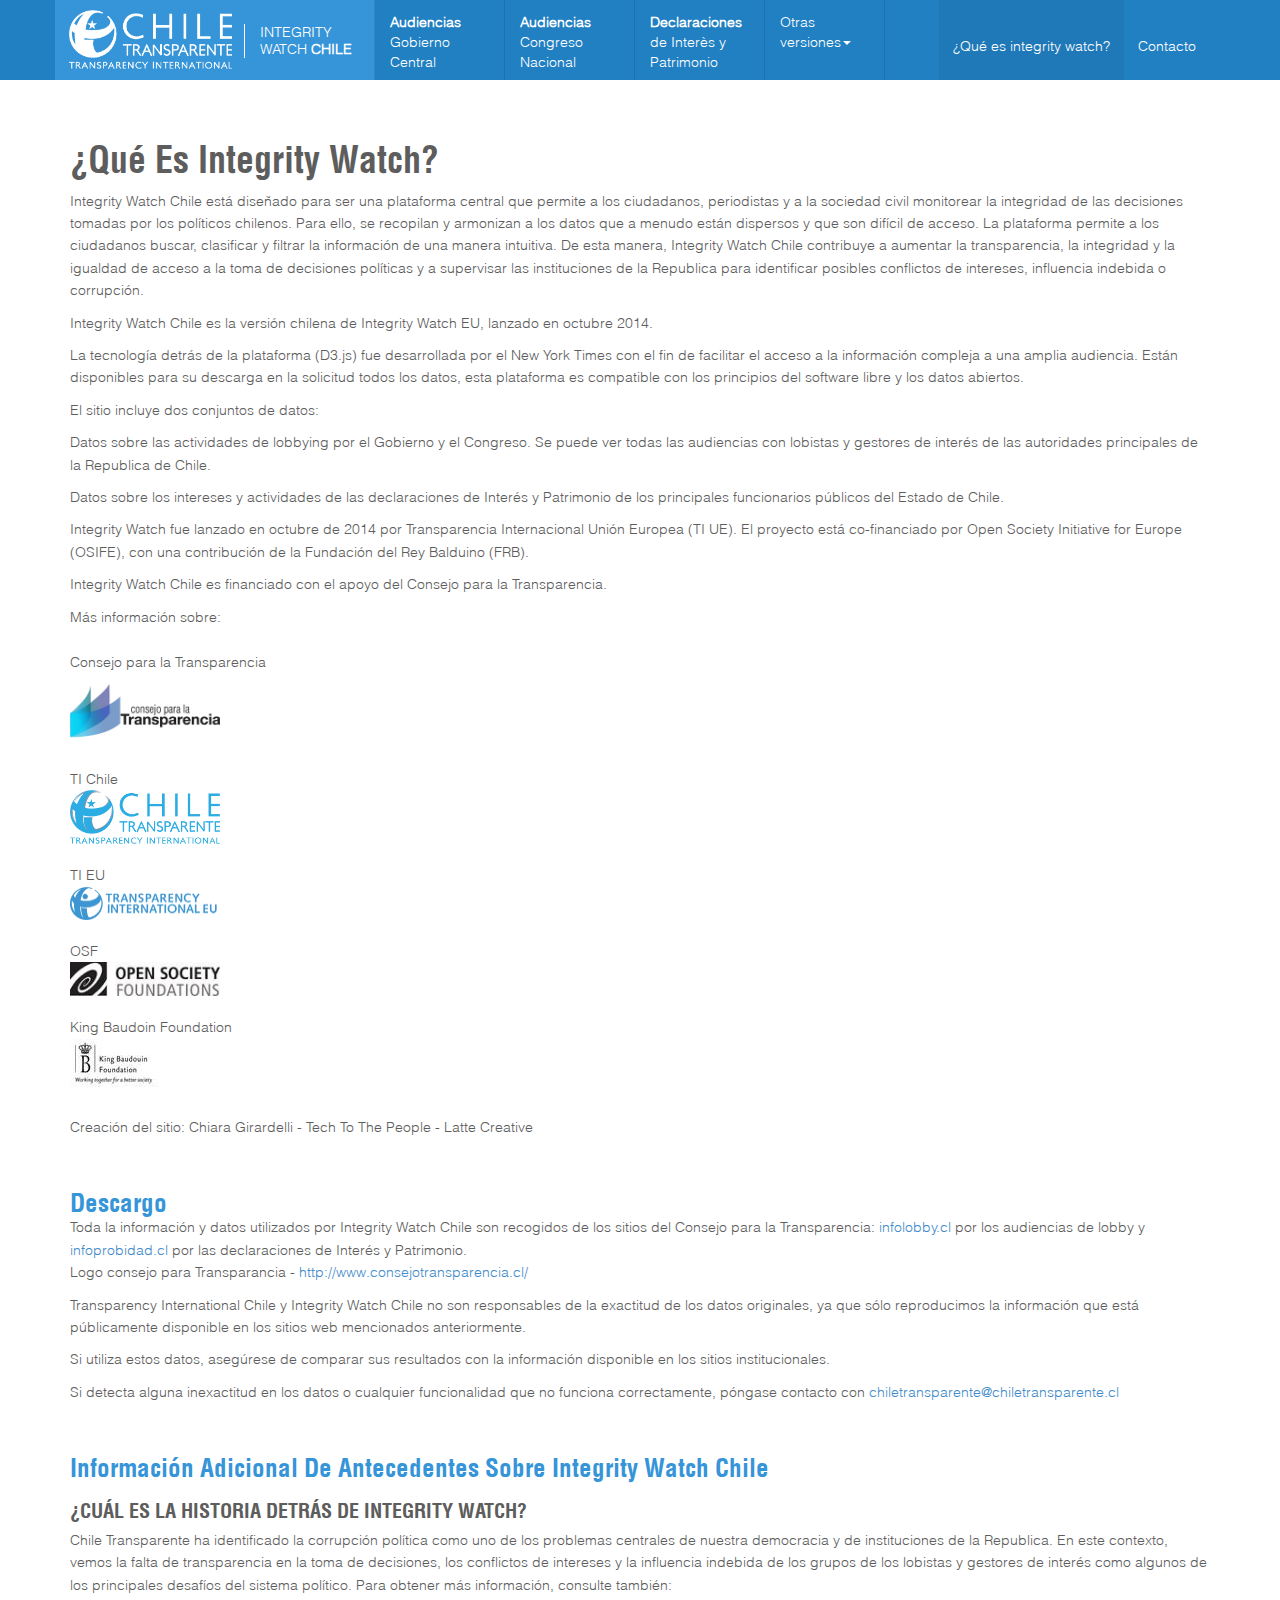
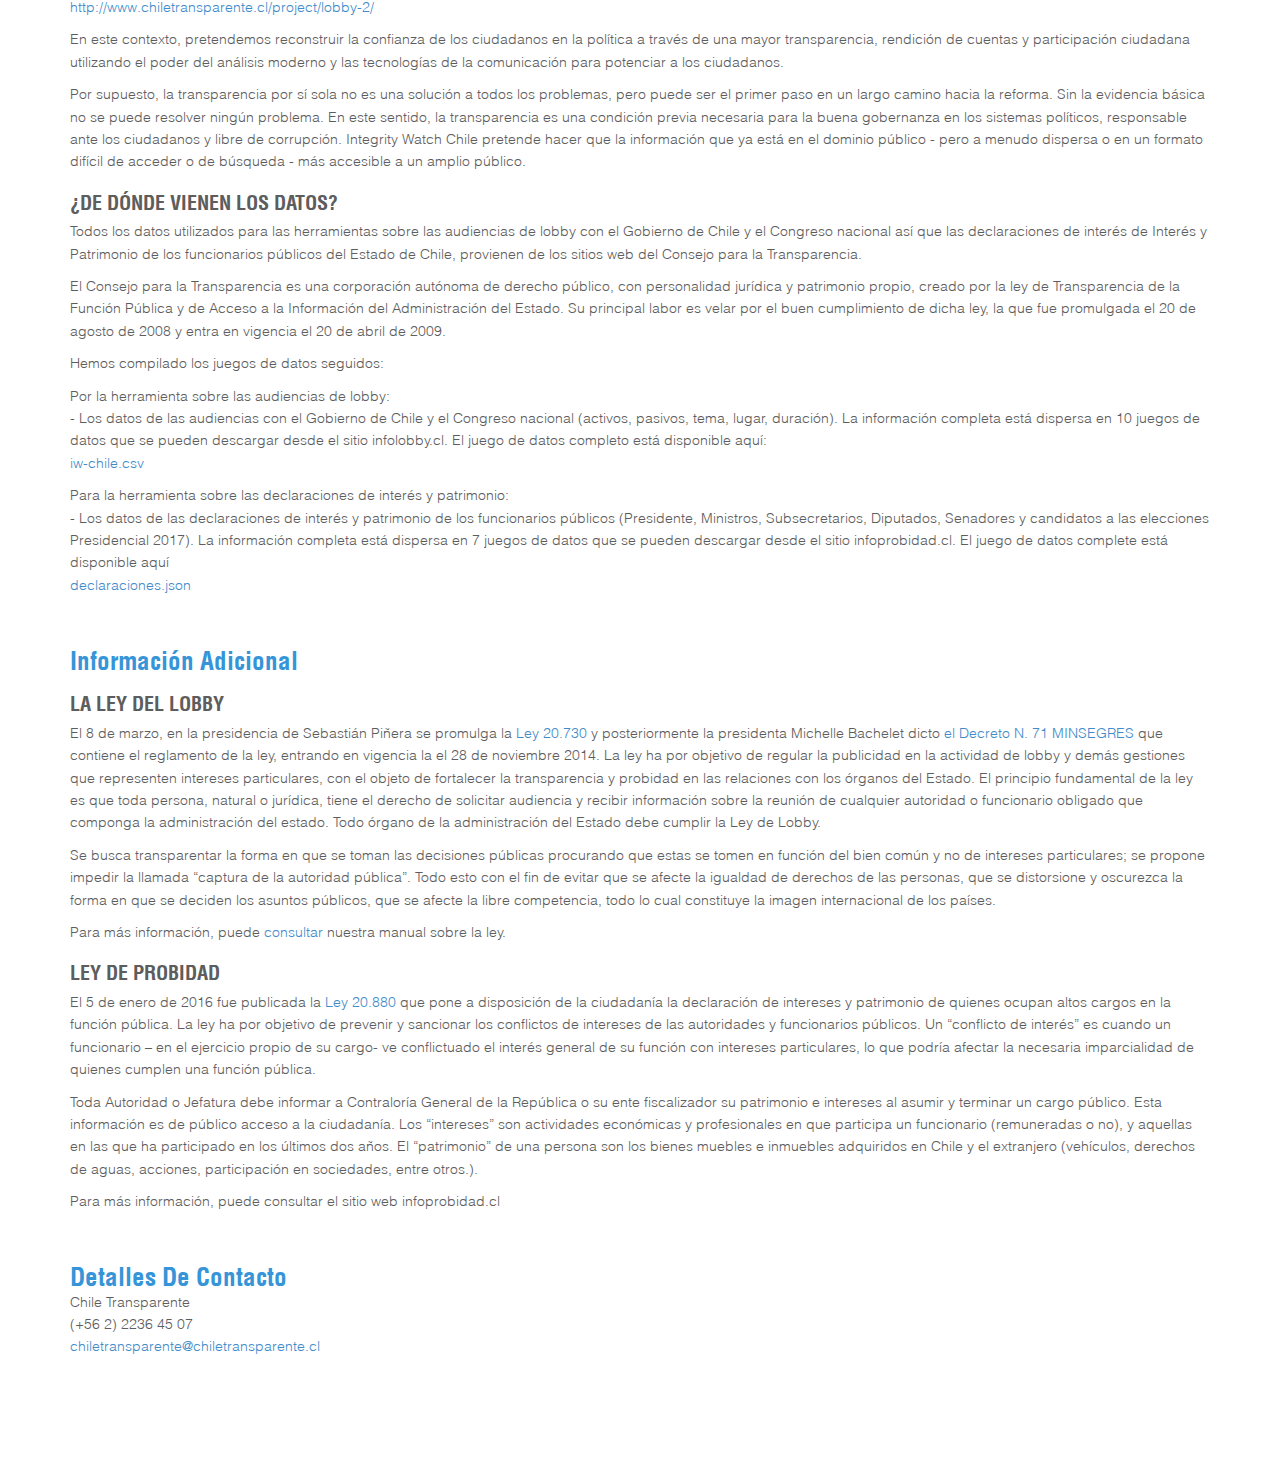
<file: about_chile.html>
<html lang="en" dir="ltr">
<head>
<meta charset="utf-8">
<meta name="viewport" content="width=device-width, initial-scale=1.0">
<meta http-equiv="Content-Type" content="text/html; charset=utf-8" />
<title>About</title>


    <link rel="stylesheet" type="text/css" href="css/dc.css"/>
    <!--link href="//maxcdn.bootstrapcdn.com/bootstrap/3.2.0/css/bootstrap.min.css" rel="stylesheet"-->
    <link href="css/bootstrap.min.css" rel="stylesheet">
    <link href="css/material.css" rel="stylesheet">
    <link href="css/theme.bootstrap.css" rel="stylesheet">
    <link rel="stylesheet" type="text/css" href="css/style.css"/>

    <!-- HTML5 Shim and Respond.js IE8 support of HTML5 elements and media queries -->
    <!-- WARNING: Respond.js doesn't work if you view the page via file:// -->
    <!--[if lt IE 9]>
      <script src="https://oss.maxcdn.com/html5shiv/3.7.2/html5shiv.min.js"></script>
      <script src="https://oss.maxcdn.com/respond/1.4.2/respond.min.js"></script>
    <![endif]-->


<script src="js/jquery.min.js"></script>
<script src="js/bootstrap.min.js"></script>

<style>
	div#ti_logo_container a#ti_logo {
		background-image: url("./img/logo_TI-Chile-white.png");
		height: 60px;
		width: 56%;
	}
	.navbar .navbar-nav > li > a {
		width: 130px;
		padding-top: 12px;
		padding-bottom: 12px;
	}
	#about {
		text-transform: capitalize;
		padding-top: 40px;
	}
	h1, h2 {
		text-transform: capitalize;
	}
	.about-logo-img {
		max-width: 150px;
		margin-bottom: 20px;
	}
</style>
</head>
<body>

<nav class="navbar navbar-default" role="navigation">
	<div class="container">
			<div class="navbar-header">
				<button type="button" class="navbar-toggle collapsed" data-toggle="collapse" data-target="#bs-example-navbar-collapse-1">
					<span class="sr-only">Toggle navigation</span>
					<span class="icon-bar"></span>
					<span class="icon-bar"></span>
					<span class="icon-bar"></span>
				</button>
				<div class="navbar-brand" id="ti_logo_container">
						<a id="ti_logo" href="http://www.chiletransparente.cl/">Transparency International</a>
						<a id="page_title" href="/" target="_blank">Integrity<br />Watch <strong>Chile</strong></a>
				</div>
			</div>
		
			<div class="collapse navbar-collapse" id="bs-example-navbar-collapse-1">
				<ul class="nav navbar-nav">
					<li id="cm_tool_btn"><a href="index.html"><strong>Audiencias</strong> <br />Gobierno Central</a></li>
					<li class="" id="cm_tool_btn"><a href="iw_chile_tab2.html"><strong>Audiencias</strong> <br />Congreso Nacional</a></li>
					<li id="cm_tool_btn"><a href="iw_chile_tab3.html"><strong>Declaraciones</strong> <br />de Interès y Patrimonio</a></li>
					<li class="dropdown">
						<a aria-expanded="false" aria-haspopup="true" role="button" data-toggle="dropdown" class="dropdown-toggle" href="#" style="width: 120px;">Otras versiones<span class="caret"></span></a>
						 <ul class="dropdown-menu">
							<li><a href="http://www.integritywatch.eu">IW EU</a></li>
							<li><a href="http://www.integritywatch.fr">IW France</a></li>
							<li><a href="https://openaccess.transparency.org.uk/">Reino Unido</a></li>
						</ul>
					</li>
				</ul>
				<ul class="nav navbar-nav navbar-right">
					<li class="active"><a href="about_chile.html">¿Qué es integrity watch?</a></li>
					<li><a href="contact.html">Contacto</a></li>
				</ul>
			</div>
	 </div><!-- container -->
</nav>
<div class="container_wrap mi_header" id="about_wrap_top">&nbsp;</div>
<div class="container_wrap">
	<div class="container">
		<div class="row">
			<div class="col-md-12" id="about_text_container">
				<h1 id="about">¿Qué es Integrity Watch?</h1>
				
				<p>
				Integrity Watch Chile está diseñado para ser una plataforma central que permite a los ciudadanos, periodistas y a la sociedad civil monitorear la integridad de las decisiones tomadas por los políticos chilenos. Para ello, se recopilan y armonizan a los datos que a menudo están dispersos y que son difícil de acceso. La plataforma permite a los ciudadanos buscar, clasificar y filtrar la información de una manera intuitiva. De esta manera, Integrity Watch Chile contribuye a aumentar la transparencia, la integridad y la igualdad de acceso a la toma de decisiones políticas y a supervisar las instituciones de la Republica para identificar posibles conflictos de intereses, influencia indebida o corrupción. </p>
				<p>Integrity Watch Chile es la versión chilena de Integrity Watch EU, lanzado en octubre 2014.</p>
				<p>La tecnología detrás de la plataforma (D3.js) fue desarrollada por el New York Times con el fin de facilitar el acceso a la información compleja a una amplia audiencia. Están disponibles para su descarga en la solicitud todos los datos, esta plataforma es compatible con los principios del software libre y los datos abiertos.</p>
				<p>El sitio incluye dos conjuntos de datos:</p>
				<p>Datos sobre las actividades de lobbying por el Gobierno y el Congreso. Se puede ver todas las audiencias con lobistas y gestores de interés de las autoridades principales de la Republica de Chile. </p>
				<p>Datos sobre los intereses y actividades de las declaraciones de Interés y Patrimonio de los principales funcionarios públicos del Estado de Chile.</p>
				<p>Integrity Watch fue lanzado en octubre de 2014 por Transparencia Internacional Unión Europea (TI UE). El proyecto está co-financiado por Open Society Initiative for Europe (OSIFE), con una contribución de la Fundación del Rey Balduino (FRB).</p>
				<p>Integrity Watch Chile es financiado con el apoyo del Consejo para la Transparencia.
				</p>
				<p>
				Más información sobre:<br />
				<br />
				Consejo para la Transparencia<br />
				<a href="http://www.consejotransparencia.cl/" target="_blank"><img src="img/about/consejo.jpg" class="about-logo-img" /></a><br />
				TI Chile<br />
				<a href="http://www.chiletransparente.cl/" target="_blank"><img src="img/about/TIChile.png" class="about-logo-img" /></a><br />
				TI EU<br />
				<a href="http://transparency.eu/" target="_blank"><img src="img/about/TIEU.png" class="about-logo-img" /></a><br />
				OSF<br />
				<a href="https://www.opensocietyfoundations.org/about/offices-foundations/open-society-initiative-europe" target="_blank"><img src="img/about/OSF.jpg" class="about-logo-img" /></a><br />
				King Baudoin Foundation<br />
				<a href="https://www.kbs-frb.be/" target="_blank"><img src="img/about/KingBaudoin.jpg" class="about-logo-img" /></a><br />
				Creación del sitio: Chiara Girardelli - Tech To The People - Latte Creative
				</p>
				
				
				
				<h2 id="disclaimers">Descargo</h2>
				<p>Toda la información y datos utilizados por Integrity Watch Chile son recogidos de los sitios del Consejo para la Transparencia: <a href="http://infolobby.cl" target="_blank">infolobby.cl</a> por los audiencias de lobby y <a href="http://infoprobidad.cl" target="_blank">infoprobidad.cl</a> por las declaraciones de Interés y Patrimonio. <br />
				Logo consejo para Transparancia - <a href="http://www.consejotransparencia.cl/" target="_blank">http://www.consejotransparencia.cl/</a>
				</p>
				<p>Transparency International Chile y Integrity Watch Chile no son responsables de la exactitud de los datos originales, ya que sólo reproducimos la información que está públicamente disponible en los sitios web mencionados anteriormente.
				</p>
				<p>Si utiliza estos datos, asegúrese de comparar sus resultados con la información disponible en los sitios institucionales.
				</p>
				<p>Si detecta alguna inexactitud en los datos o cualquier funcionalidad que no funciona correctamente, póngase contacto con <a href="mailto:chiletransparente@chiletransparente.cl ">chiletransparente@chiletransparente.cl </a>
				</p>

				
				<h2 id="bg_info">Información adicional de antecedentes sobre Integrity Watch Chile</h2>
				<h3>¿Cuál es la historia detrás de Integrity Watch? </h3>
				<p>Chile Transparente ha identificado la corrupción política como uno de los problemas centrales de nuestra democracia y de instituciones de la Republica. En este contexto, vemos la falta de transparencia en la toma de decisiones, los conflictos de intereses y la influencia indebida de los grupos de los lobistas y gestores de interés como algunos de los principales desafíos del sistema político. Para obtener más información, consulte también: <br />
					<a href="http://www.chiletransparente.cl/project/lobby-2/" target="_blank">http://www.chiletransparente.cl/project/lobby-2/</a>
				</p>
				
				<p>En este contexto, pretendemos reconstruir la confianza de los ciudadanos en la política a través de una mayor transparencia, rendición de cuentas y participación ciudadana utilizando el poder del análisis moderno y las tecnologías de la comunicación para potenciar a los ciudadanos.</p>
				<p>Por supuesto, la transparencia por sí sola no es una solución a todos los problemas, pero puede ser el primer paso en un largo camino hacia la reforma. Sin la evidencia básica no se puede resolver ningún problema. En este sentido, la transparencia es una condición previa necesaria para la buena gobernanza en los sistemas políticos, responsable ante los ciudadanos y libre de corrupción. Integrity Watch Chile pretende hacer que la información que ya está en el dominio público - pero a menudo dispersa o en un formato difícil de acceder o de búsqueda - más accesible a un amplio público.</p>
				
				
				<h3>¿De dónde vienen los datos?</h3>
				
				<p>Todos los datos utilizados para las herramientas sobre las audiencias de lobby con el Gobierno de Chile y el Congreso nacional así que las declaraciones de interés de Interés y Patrimonio de los funcionarios públicos del Estado de Chile, provienen de los sitios web del Consejo para la Transparencia.</p> 
				<p>El Consejo para la Transparencia es una corporación autónoma de derecho público, con personalidad jurídica y patrimonio propio, creado por la ley de Transparencia de la Función Pública y de Acceso a la Información del Administración del Estado. Su principal labor es velar por el buen cumplimiento de dicha ley, la que fue promulgada el 20 de agosto de 2008 y entra en vigencia el 20 de abril de 2009.</p> 
				<p>Hemos compilado los juegos de datos seguidos: </p> 
				<p>Por la herramienta sobre las audiencias de lobby: <br />
				- Los datos de las audiencias con el Gobierno de Chile y el Congreso nacional (activos, pasivos, tema, lugar, duración). La información completa está dispersa en 10 juegos de datos que se pueden descargar desde el sitio infolobby.cl. El juego de datos completo está disponible aquí: <br />
				<a href="/data/iw-chile.csv">iw-chile.csv</a>
				</p> 
				<p>
				 Para la herramienta sobre las declaraciones de interés y patrimonio: <br />
				- Los datos de las declaraciones de interés y patrimonio de los funcionarios públicos (Presidente, Ministros, Subsecretarios, Diputados, Senadores y candidatos a las elecciones Presidencial 2017). La información completa está dispersa en 7 juegos de datos que se pueden descargar desde el sitio infoprobidad.cl. El juego de datos complete está disponible aquí<br />
				<a href="/data/chileassets/declaraciones.json">declaraciones.json</a> 
				</p>
				
				
				
				<h2 id="lobby_info">Información Adicional</h2>
				<h3>La Ley del Lobby</h3>
				<p>El 8 de marzo, en la presidencia de Sebastián Piñera se promulga la <a href="https://www.leychile.cl/Navegar?idNorma=1060115" target="_blank">Ley 20.730</a> y posteriormente la presidenta Michelle Bachelet dicto <a href="https://www.leychile.cl/Navegar?idNorma=1065874" target="_blank">el Decreto N. 71 MINSEGRES</a> que contiene el reglamento de la ley, entrando en vigencia la el 28 de noviembre 2014. La ley ha por objetivo de regular la publicidad en la actividad de lobby y demás gestiones que representen intereses particulares, con el objeto de fortalecer la transparencia y probidad en las relaciones con los órganos del Estado. El principio fundamental de la ley es que toda persona, natural o jurídica, tiene el derecho de solicitar audiencia y recibir información sobre la reunión de cualquier autoridad o funcionario obligado que componga la administración del estado. Todo órgano de la administración del Estado debe cumplir la Ley de Lobby. </p>
				<p>Se busca transparentar la forma en que se toman las decisiones públicas procurando que estas se tomen en función del bien común y no de intereses particulares; se propone impedir la llamada “captura de la autoridad pública”. Todo esto con el fin de evitar que se afecte la igualdad de derechos de las personas, que se distorsione y oscurezca la forma en que se deciden los asuntos públicos, que se afecte la libre competencia, todo lo cual constituye la imagen internacional de los países. </p>
				<p>Para más información, puede <a href="http://www.chiletransparente.cl/wp-content/uploads/2013/03/Manual-Lobby-Municipalidades-FINAL.pdf" target="_blank">consultar</a> nuestra manual sobre la ley.
				</p>
				
				<h3>Ley de Probidad</h3>
				<p>El 5 de enero de 2016 fue publicada la <a href="https://www.leychile.cl/Navegar?idNorma=1086062" target="_blank">Ley 20.880</a> que pone a disposición de la ciudadanía la declaración de intereses y patrimonio de quienes ocupan altos cargos en la función pública. La ley ha por objetivo de prevenir y sancionar los conflictos de intereses de las autoridades y funcionarios públicos. Un “conflicto de interés” es cuando un funcionario – en el ejercicio propio de su cargo- ve conflictuado el interés general de su función con intereses particulares, lo que podría afectar la necesaria imparcialidad de quienes cumplen una función pública.</p>
				<p>Toda Autoridad o Jefatura debe informar a Contraloría General de la República o su ente fiscalizador su patrimonio e intereses al asumir y terminar un cargo público. Esta información es de público acceso a la ciudadanía. Los “intereses” son actividades económicas y profesionales en que participa un funcionario (remuneradas o no), y aquellas en las que ha participado en los últimos dos años. El “patrimonio” de una persona son los bienes muebles e inmuebles adquiridos en Chile y el extranjero (vehículos, derechos de aguas, acciones, participación en sociedades, entre otros.). </p>
				<p>Para más información, puede consultar el sitio web infoprobidad.cl</p>

				
				<h2 id="contact">Detalles de contacto</h2>				
				<p>Chile Transparente<br />
				(+56 2) 2236 45 07<br />
				<a href="mailto:chiletransparente@chiletransparente.cl">chiletransparente@chiletransparente.cl</a>
				</p>
				
			</div>
		</div>
	</div>
</div>
<script type="text/javascript">
	$('#menu').width($('#about_menu_container').width())
	$('#menu li a').click(function(e) {
		e.preventDefault();
		$('html, body').animate({
		       scrollTop: $($(this).attr('href')).offset().top - 20
		   }, 1000);
	})
</script>

</body>
</html>
</file>
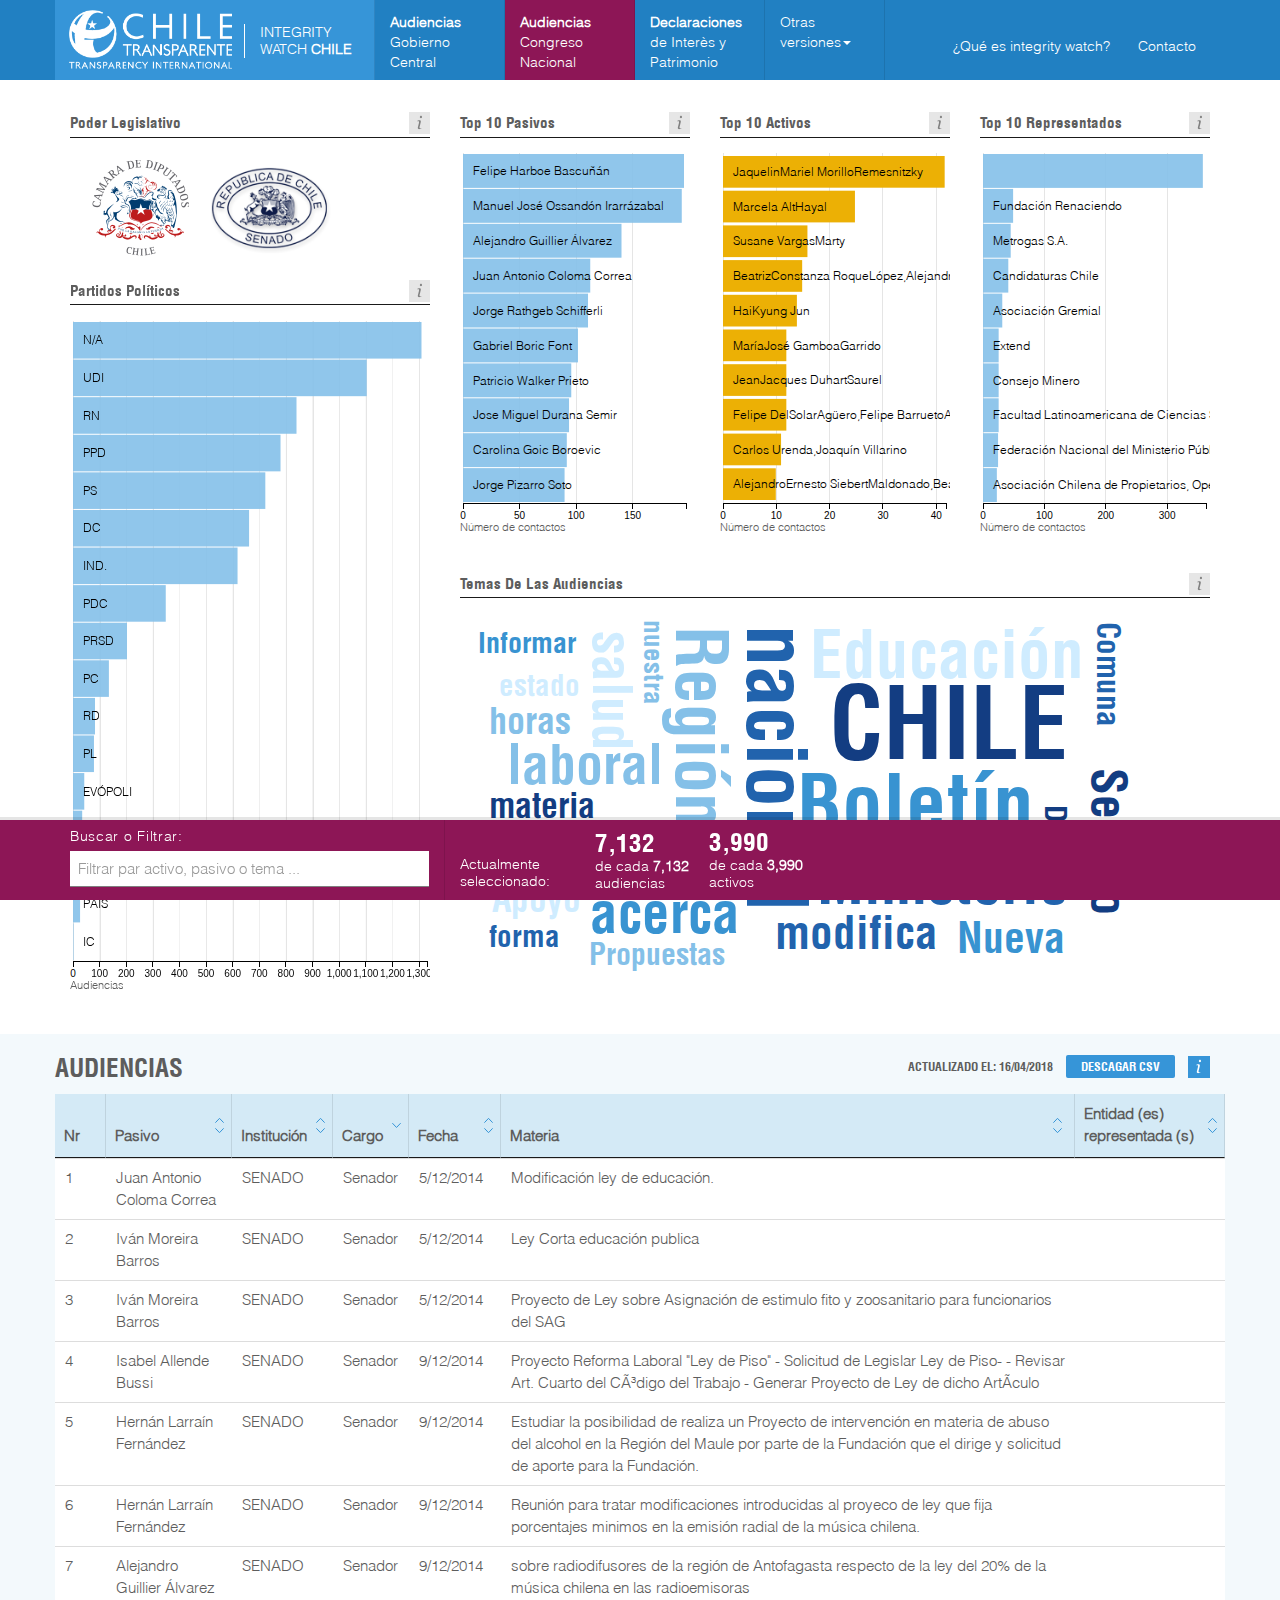
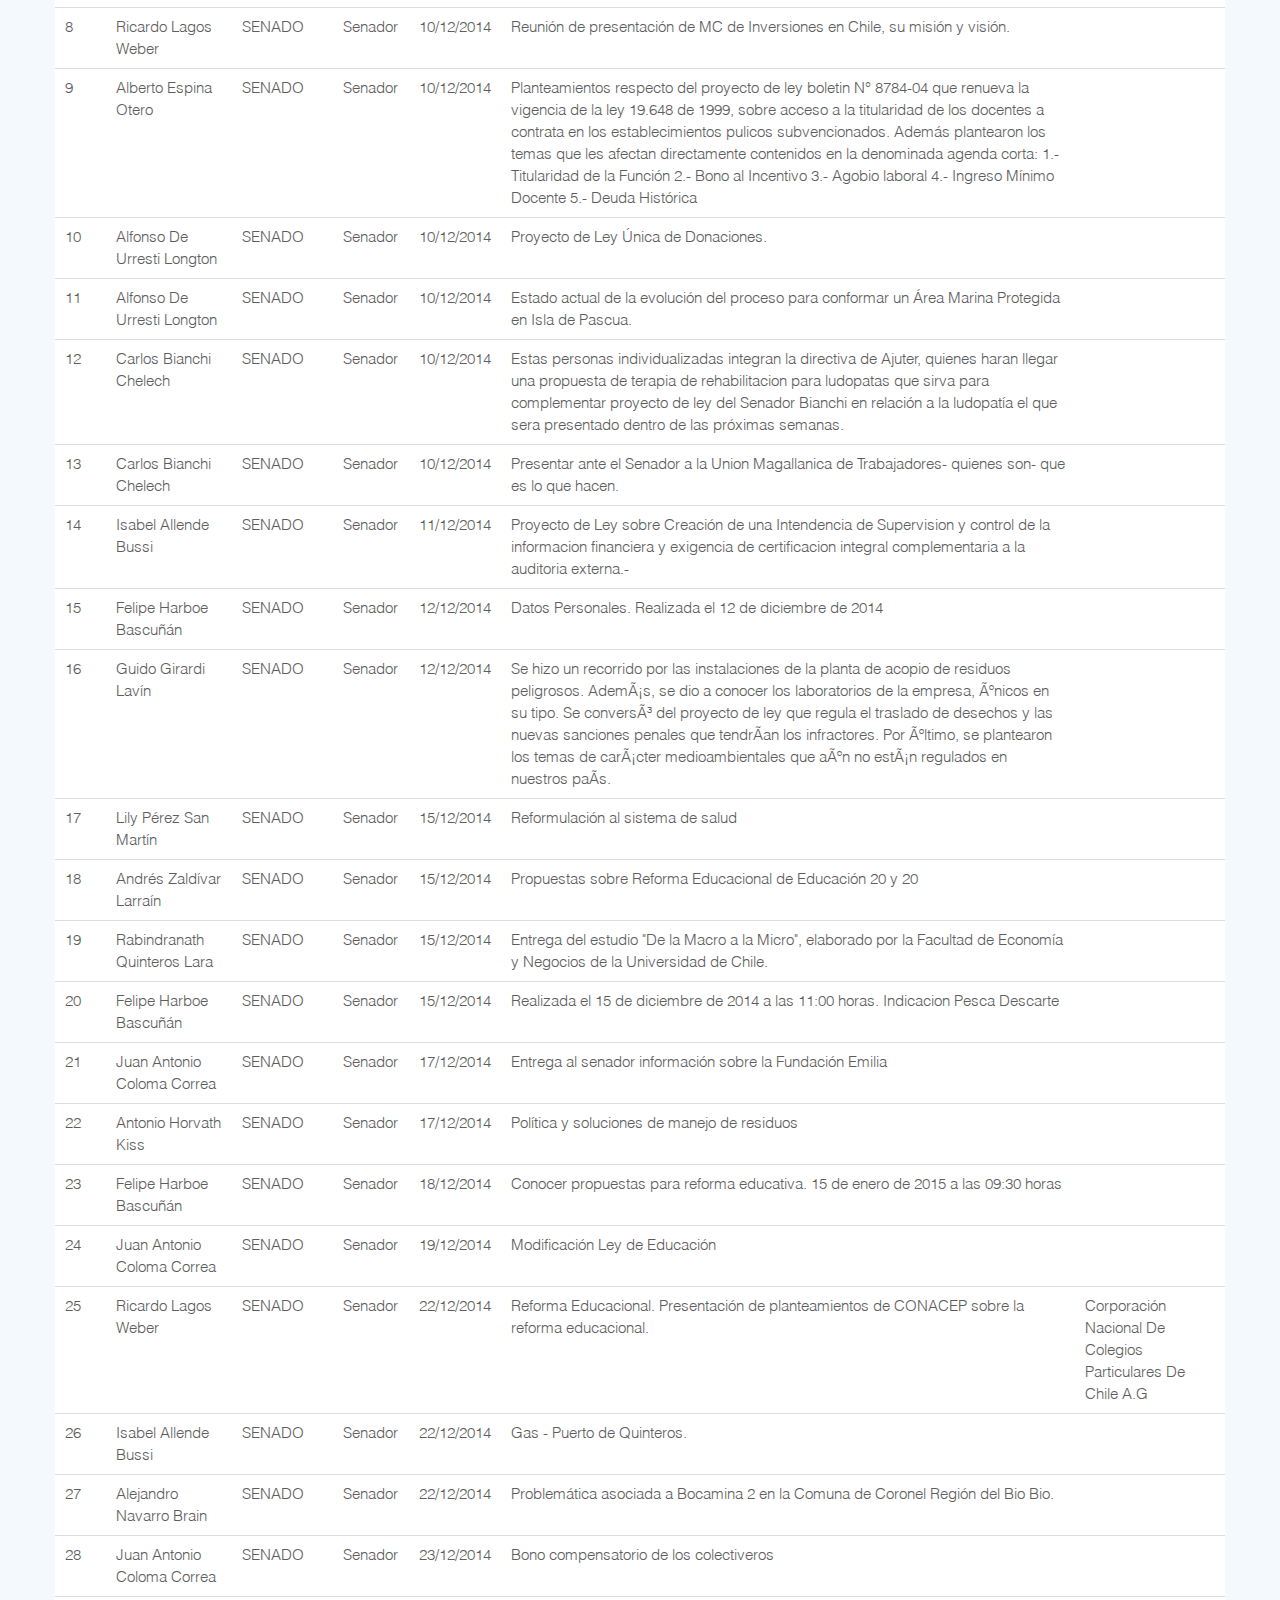
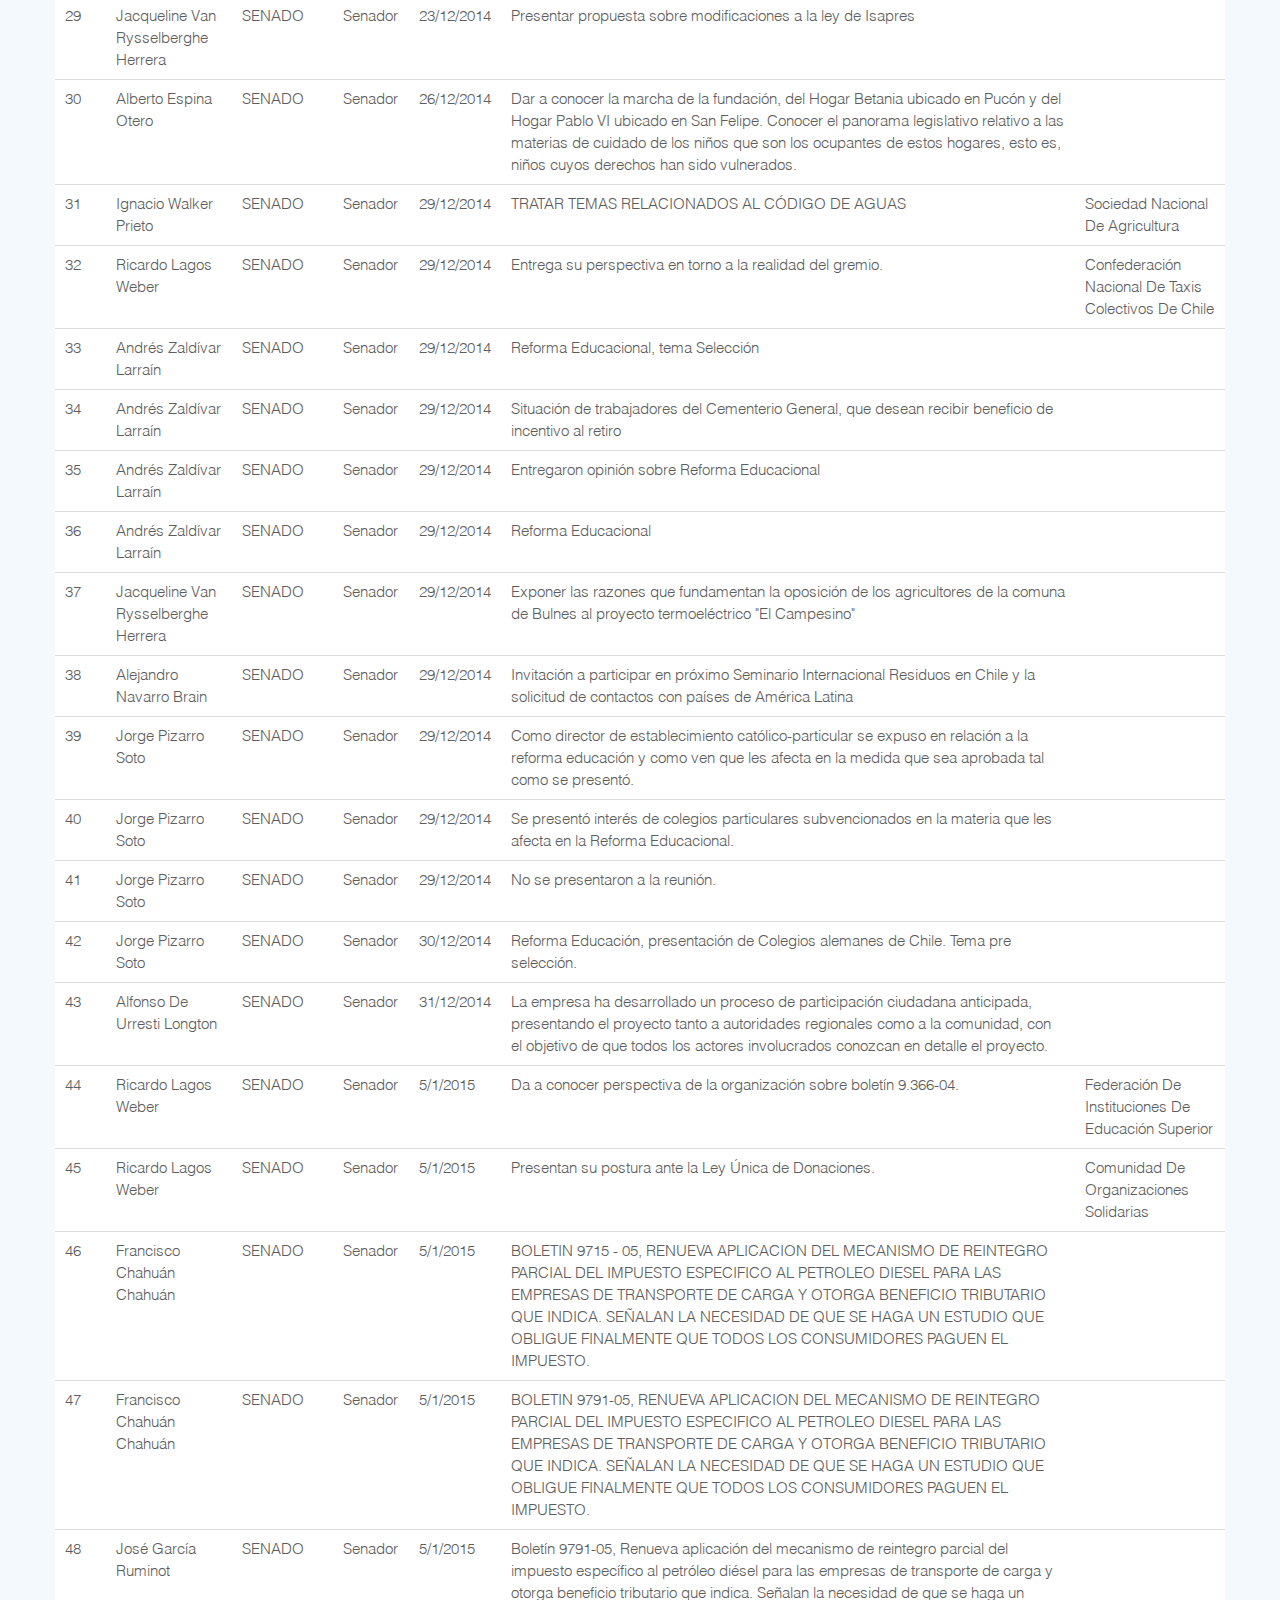
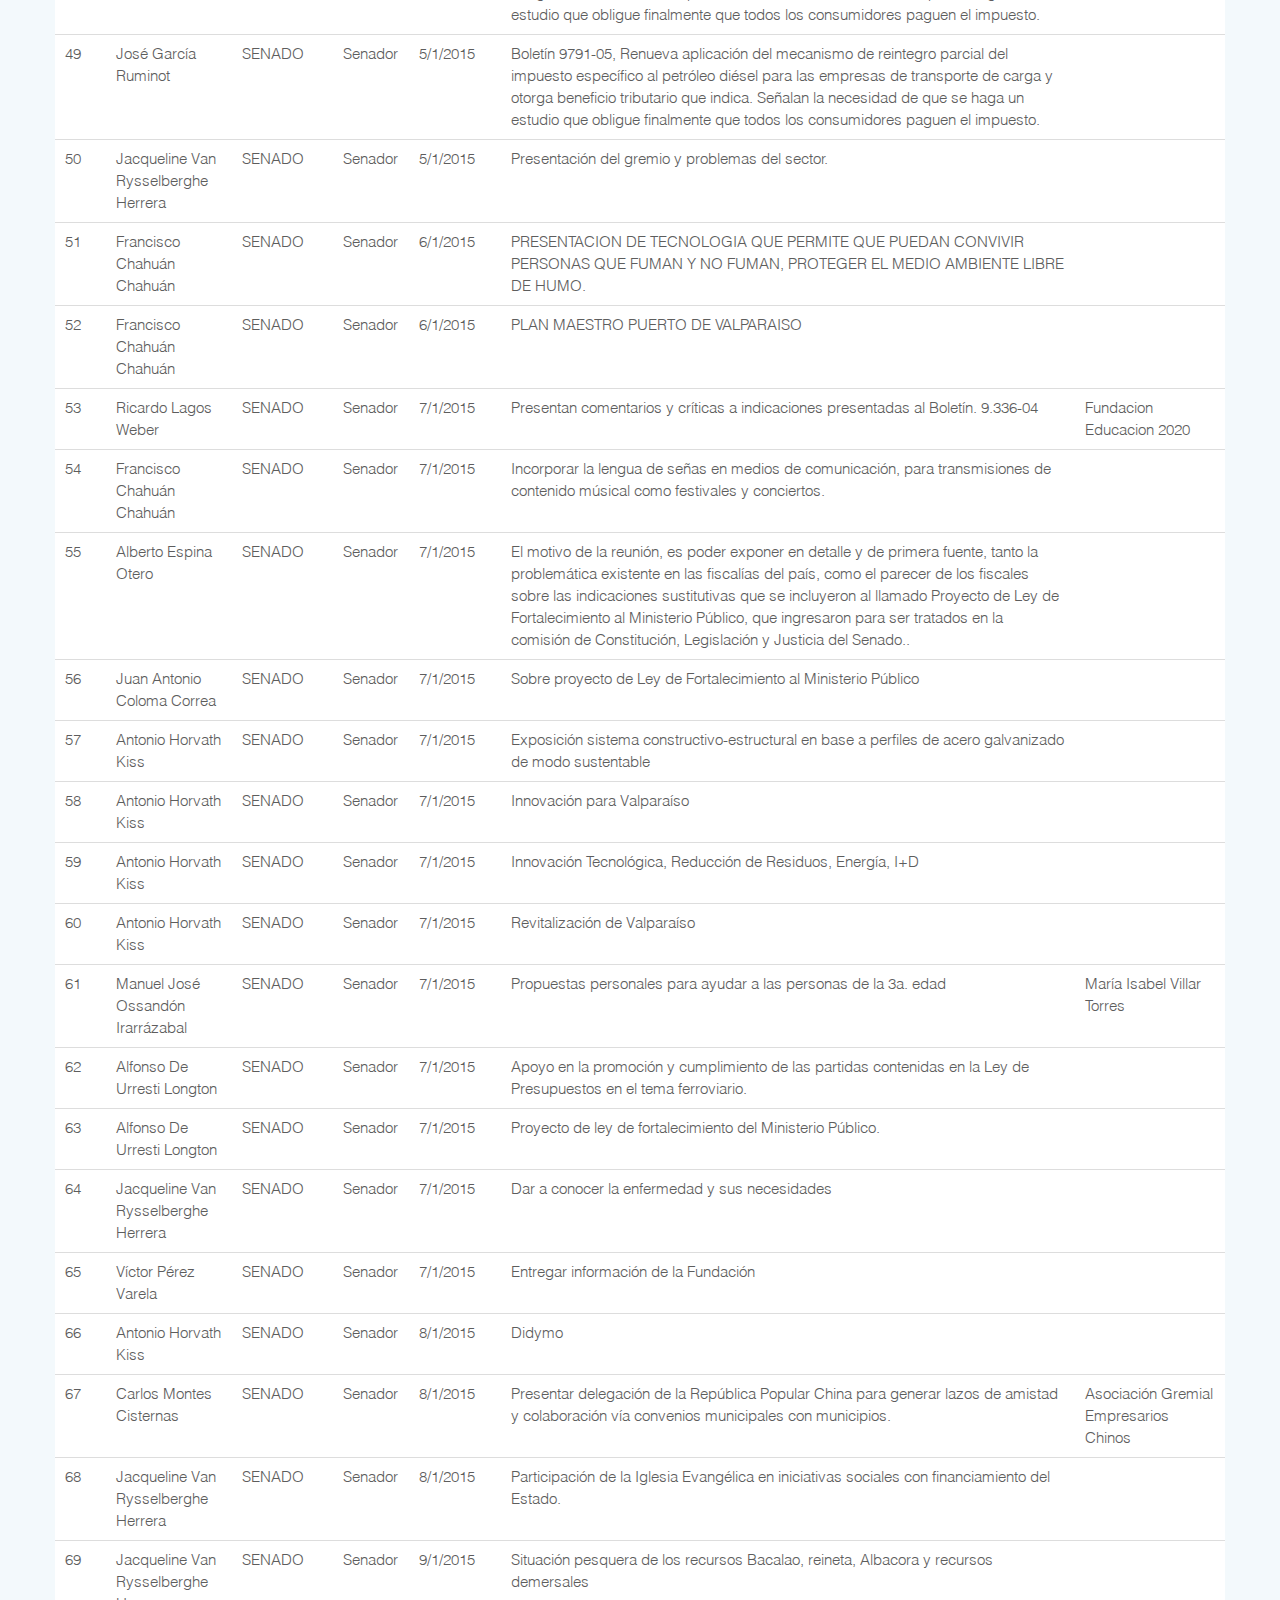
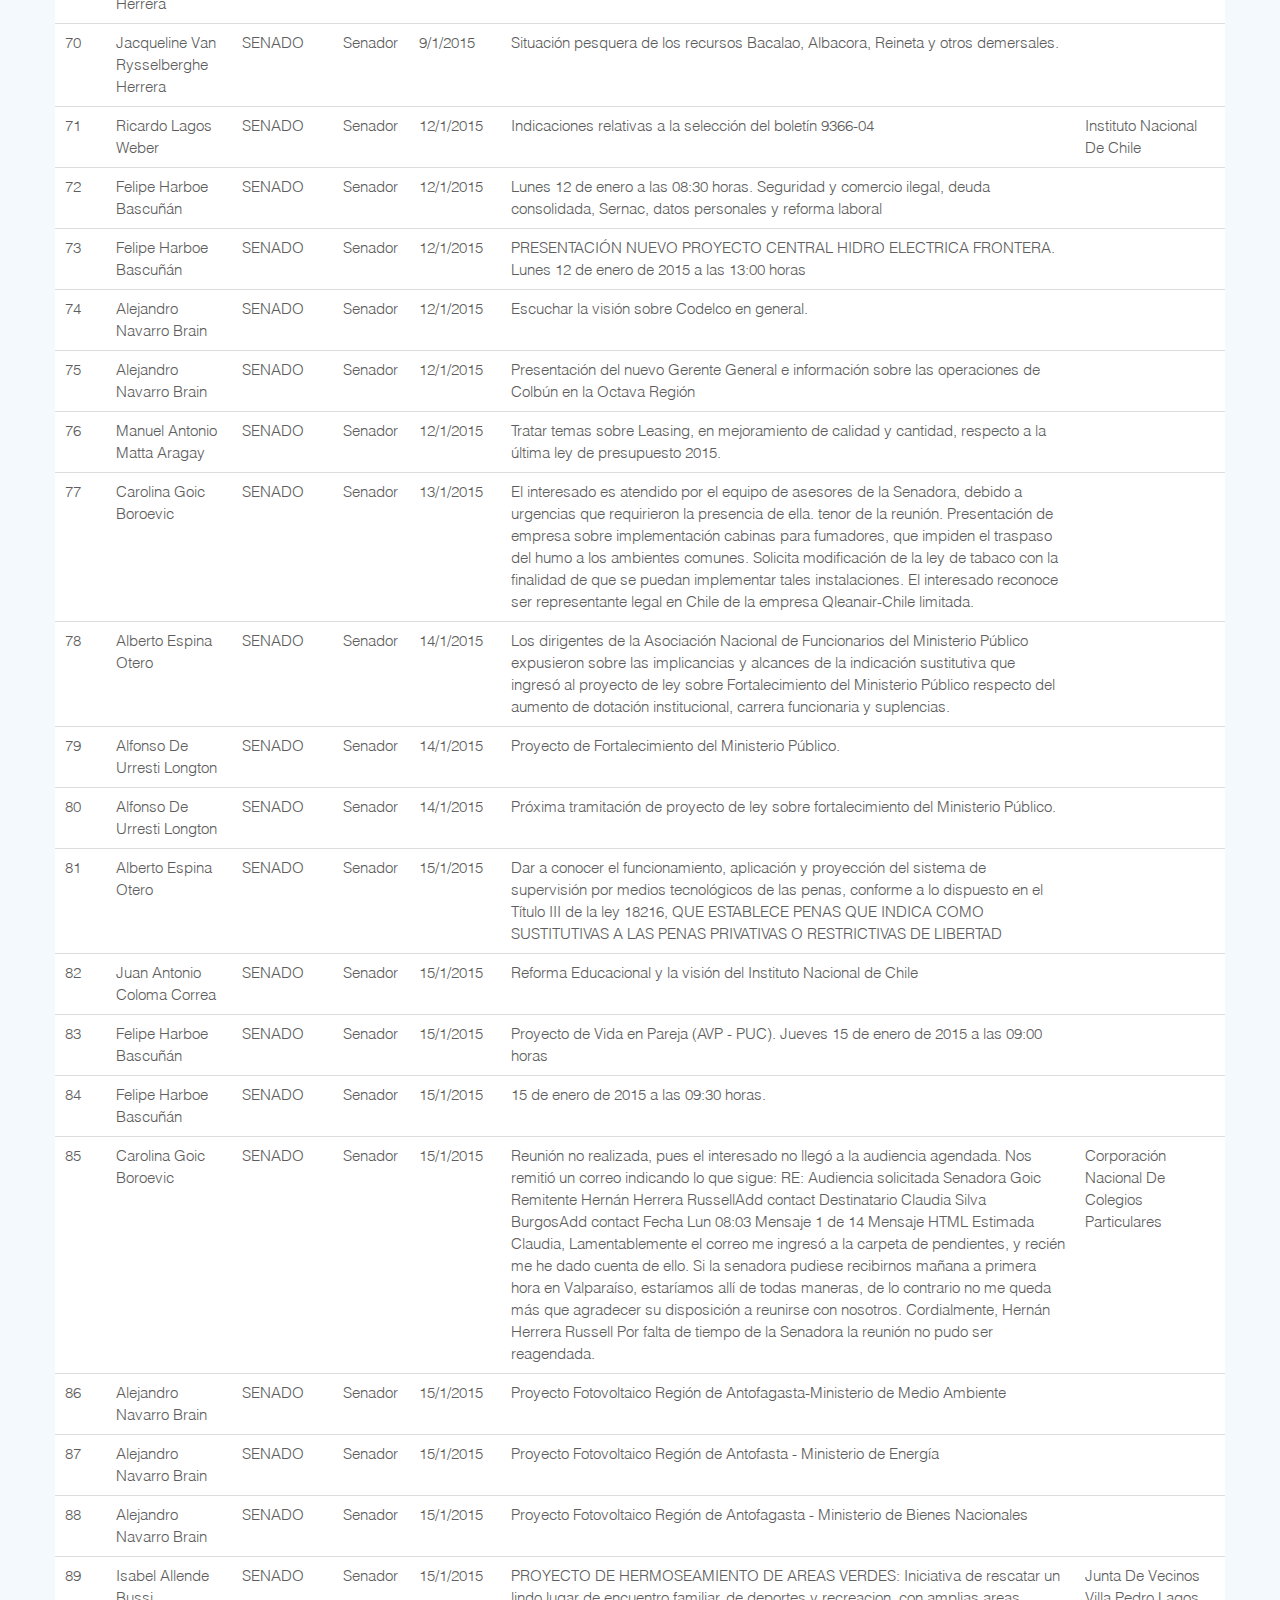
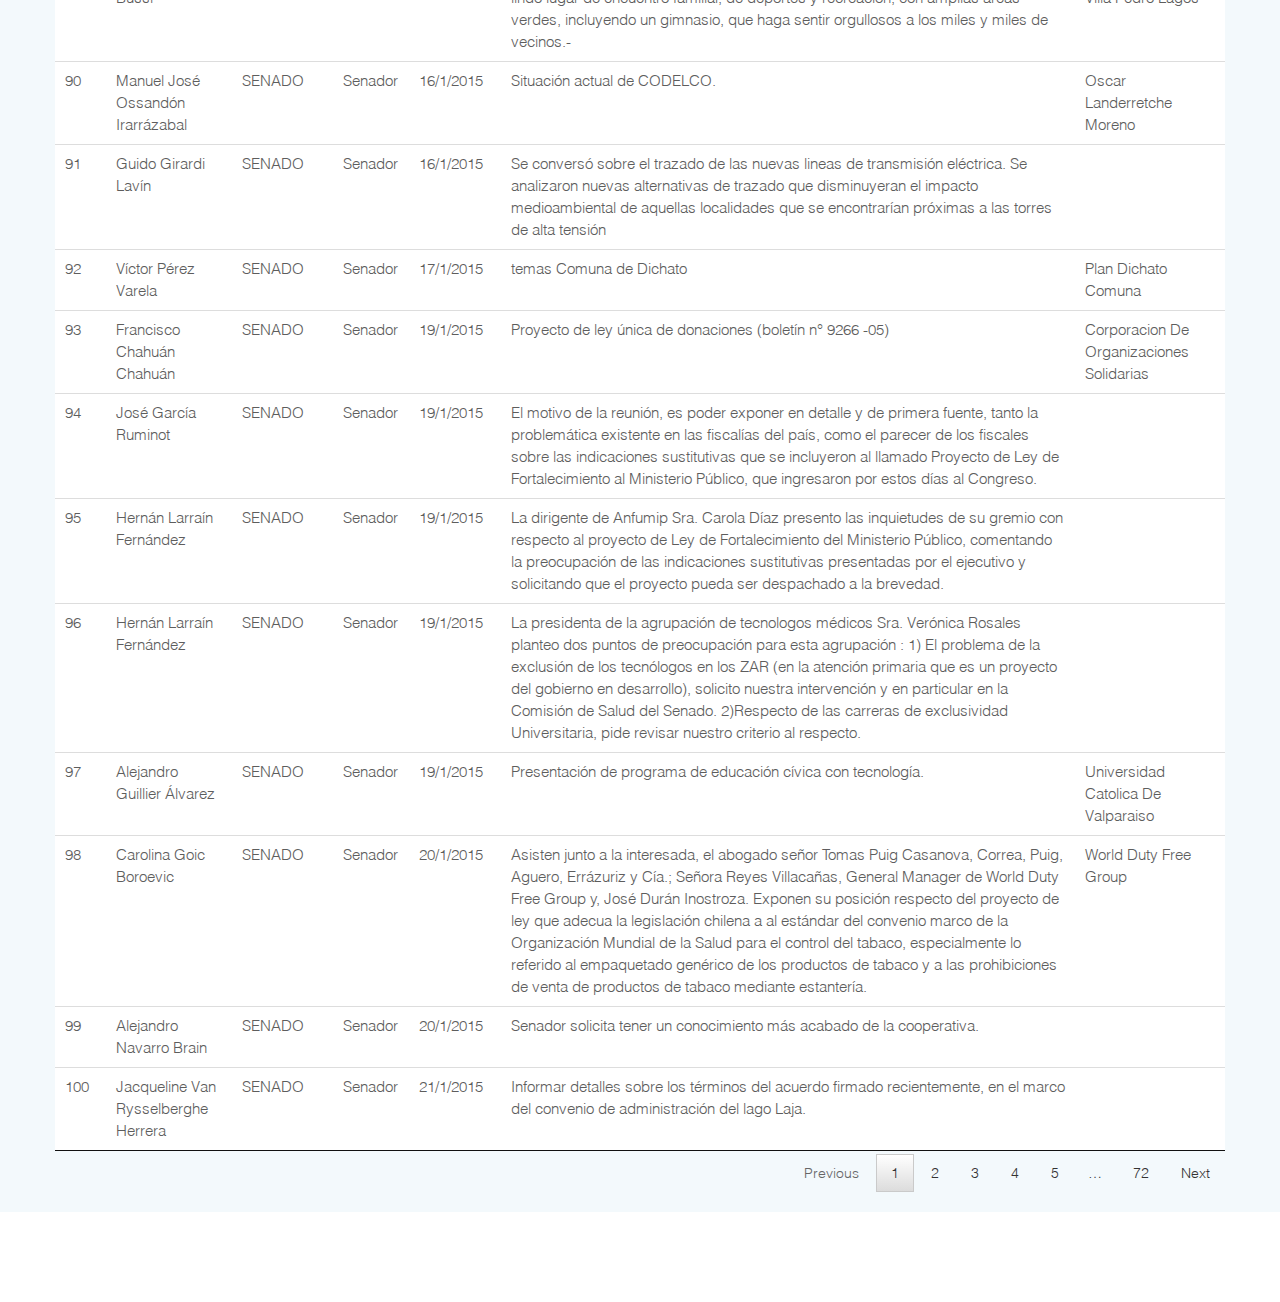
<file: iw_chile_tab2.html>
<html lang="en" dir="ltr">
<head>
	<meta charset="utf-8">
	<meta name="viewport" content="width=device-width, initial-scale=1.0">
	<meta http-equiv="Content-Type" content="text/html; charset=utf-8" />
	<meta name="twitter:card" content="summary" />
	<meta name="twitter:site" content="@TI_EU" />
	<meta name="twitter:creator" content="@eucampaign" />
	<meta property="og:url" content="http://www.integritywatch.eu" />
	<meta property="og:title" content="EU Integrity Watch: monitor potential conflicts of interests" />
	<meta property="og:description" content="Who’s #lobbying the EU Commission and how much are they spending? Check Integrity Watch" />
	<meta property="og:image" content="http://www.integritywatch.eu/img/thumbnail.jpg" />
	<meta property="fb:app_id" content="1611680135716224" />
	<title>Integrity Watch Chile</title>
	<link rel="shortcut icon" href="favicon.ico">
	<link href="css/bower.min.css" rel="stylesheet">
	<link rel="stylesheet" type="text/css" href="css/dc.css"/>
	<link rel="stylesheet" type="text/css" href="css/style.css"/>
	<script type="text/javascript" src="js/bower.js"></script>
	
	<!-- HTML5 Shim and Respond.js IE8 support of HTML5 elements and media queries -->
	<!-- WARNING: Respond.js doesn't work if you view the pdate via file:// -->
	<!--[if lt IE 9]>
		<script src="https://oss.maxcdn.com/html5shiv/3.7.2/html5shiv.min.js"></script>
		<script src="https://oss.maxcdn.com/respond/1.4.2/respond.min.js"></script>
	<![endif]-->

	<style>
		td.dc-table-column._4,
		td.dc-table-column._5,
		td.dc-table-column._6
		{text-align:left;}

		#mep_number {
				margin-top: 0.1em;}
		.l_data_container {
			padding: 10px 15px;
			margin: -10px;
			background: #d4eaf6;
		}
		.l_data_container div {
			border: none;
			margin-top: 0;
			padding-bottom: 0;
			margin: 5px 0 5px 0;
		}
		.l_data_container_main {
			background: #d4eaf6;
			margin-bottom: 20 !important;
			font-size: 18px;
			text-align: center;
		}
		.l_data_container label {
			font-weight: 600;
		}
		.l_data_container_main label {
			color: #333;
		}
		.l_data_container_host {
			border: 4px solid #0f4c79 !important;
			border-right: 3px solid #0f4c79 !important;
			margin-top: 0 !important;
			//height: 230px;
			padding: 10px 15px !important;
			background: #fff;
		}
		.l_data_container_guest {
			border: 4px solid #8e1556 !important;
			border-left: 3px solid #8e1556 !important;
			margin-top: 0 !important;
			//height: 230px;
			padding: 10px 15px !important;
			background: #fff;
		}
		.l_data_container_guest label, .l_data_container_guest .data_container_title {
			color: #8e1556 !important;
		}
		.l_data_container_host label, .l_data_container_host .data_container_title {
			color: #0f4c79 !important;
		}
		.data_container_title {
			font-size: 15px;
			font-weight: 800;
			text-transform: uppercase;
			
		}
		.legend div.individual::before {
			background: #af0700 none repeat scroll 0 0;
		}
		.legend div.tradeunion::before {
			background: #f6b862 none repeat scroll 0 0;
		}
		.legend div.companies::before {
			background: #fcb000 none repeat scroll 0 0;
		}
		.otro::before {
			background: #bbb;
		}
		.main_category svg, .hosttype svg, .categoria svg {
			overflow: visible !important;
		}
		.navbar .navbar-nav > li > a {
			width: 160px;
		}
		#senado_btn {
			width: 120px;
		}
		.categoria text.pie-slice {
			display: none !important;
		}
		#filter_wrap #currently_selected_text {
			width: 150px;
		}
		.capitalize {
			text-transform: capitalize;
		}
		div#ti_logo_container a#ti_logo {
			background-image: url("./img/logo_TI-Chile-white.png");
			height: 60px;
			width: 56%;
		}
		.navbar .navbar-nav > li > a {
			width: 130px;
			padding-top: 12px;
			padding-bottom: 12px;
		}
		.infofix {
			position: relative;
		}
		.infofix .info_chart {
			top: -40px;
			right: 0;
		}
		.chart_box h3 {
			text-transform: capitalize;
		}
		.topistitucion text {
			text-transform: uppercase;
		}
		.nav li#cm_tool_btn.active a {
			background: #8d1656 none repeat scroll 0 0;
			color: #fff;
		}
		#filter_wrap.filter_cm {
			 background: #8d1656 none repeat scroll 0 0;
		}
		.datainfo-right {
			position: absolute;
			right: 50px;
			top: 1px;
			font-size: 12px;
			font-weight: 200;
		}
		.datainfo-right a {
			display: inline-block;
			background: #3695d8;
			color: #fff;
			padding: 5px 15px;
			border-radius: 2px;
			text-decoration: none;
			margin-left: 10px;
		}
	</style>
</head>

<body>

<div id="loader-container">
	<div id="loader"></div>
</div>

<script>
	//Additional date sorting for datatables
	var dmy = d3.time.format("%d/%m/%Y");
	jQuery.extend( jQuery.fn.dataTableExt.oSort, {
		"date-eu-pre": function ( date ) {
					return dmy.parse(date);
		},
		"date-eu-asc": function ( a, b ) {
			return ((a < b) ? -1 : ((a > b) ? 1 : 0));
		},
		"date-eu-desc": function ( a, b ) {
			return ((a < b) ? 1 : ((a > b) ? -1 : 0));
		}
	} );
	//Doc ready
	$( document ).ready(function() {
		$('#view_charts').click(function(ev) {
			ev.preventDefault();
			$('#hidden_charts_wrap').slideToggle('slow', function () {
				changeLinkStatus();
			})
		})
		function changeLinkStatus() {
			if($('#hidden_charts_wrap').css('display') == 'none'){
				$('#view_charts').text('VIEW ALL THE CHARTS')
			}else {
				$('#view_charts').text('HIDE CHARTS')
			}
			$('#view_charts').toggleClass('hiddencharts');
		}
		$('#collapse_about a').click(function(ev) {
			ev.preventDefault();
			$('#collapse_about a').toggleClass('opened');
			$('#collapse_about a').toggleClass('closed');
			$('#about_wrap').slideToggle('slow', function () {
				$('#about_wrap_top').slideToggle('fast')
			})	
		})
		$('.info').click(function(ev) {
			ev.preventDefault();
			if($(this).hasClass('opened')){
				$(this).removeClass('opened');
				$(this).parents('.info_chart').find('p.desc').slideUp('fast')
			}else{
				closeAllInfos();
				$(this).addClass('opened');
				$(this).parents('.info_chart').find('p.desc').slideDown('fast')
			}
		});
		function closeAllInfos() {
			$('.info').removeClass('opened');
			$('p.desc').slideUp('fast');
		}
	});
	//End doc ready

	//Main vars for modal panels
	var detailtpl = sidetpl = null ;
	var wall = null;
	var ndx = null;

	//Grid function (generates graphs and counts)
	function grid (selector,data) {
		
		ndx = crossfilter(data),
				all = ndx.groupAll();

		var color = d3.scale.linear()
					.clamp(true)
					.domain([0,1, 70])
					.range(["white","#ffc7b6", "#f85631"])
					.interpolate(d3.interpolateHcl);

		evt = ndx.dimension(function(d) {
			return d.id;		
		});
		
		var eventgroup   = evt.group().reduce(
			function(p,d) {  
				p.nb +=1;
				if (!d.organisation)
				  return p;
				p.fte += d.fte;
				p.accredited += d.accredited;
				return p;
			},
			function(p,d) {  
				p.nb -=1;
				 if (!d.organisation)
				   return p;
				p.fte -= d.fte;
				p.accredited -= d.accredited;
				return p;
			},
			function(p,d) {  
				return {nb:0,fte:0,accredited:0}; 
			}
		);
		
		var count=dc.dataCount(".dc-data-count")
			.dimension(eventgroup)
			.group({value: function() {
				return eventgroup.all().filter(function(kv) { return kv.value.nb>0; }).length;
			}});

		count.on("renderlet.resetall", function(c) {
				var total=c.dimension().size();
				var filtered= c.group().value();
				var disabled= (total == filtered);

				$(".resetall").attr("disabled",disabled);
				ga && ga('send', 'event', 'filter', 'subset', filtered);

				if (filtered >=0) {
					var one2one=0;
					eventgroup.all().forEach(function(d) { if(d.value ==1) one2one ++;});
					var ratio=Math.round(100-one2one/filtered*100);
					$(".one2one").html( ratio + "% collective meetings");
				}
		  RefreshTable();
		});

		dc.dataCount(".dc-data-count2")
			.dimension(ndx)
			.group(all);

		nameEvent = ndx.dimension(function(d) {
			return d.Activos.toLowerCase()+" "+d.Representados.toLowerCase()+" "+d.Autoridad.toLowerCase()+" "+d.Cargo.toLowerCase()+" "+d.Organismo.toLowerCase()+" "+d.Materia.toLowerCase()+ " ist:"+d.Organismo.toLowerCase();
		});
		

		//Draw graphs
		drawTable();
		drawCloud();
		drawTopGuest();
		drawTopHost();
		drawTopIstitucion();
		drawOrgCounter();
		drawTopRep();
		
		function drawOrgCounter (){
			var dim = ndx.dimension (function(d) {
				if (!d.nombreActivoFull || d.nombreActivoFull == " ") {
					return "";
				}
				if (d.nombreActivoFull)
					return d.nombreActivoFull;
				return d.nombreActivoFull;
			});
			var group   = dim.group().reduce(
			  function(p,d) {  
				p.nb +=1;
				if (!d.nombreEntidadActivo || d.nombreEntidadActivo == "")
				  return p;
				p.entidad = +1;
				return p;
			  },
			  function(p,d) {  
				p.nb -=1;
				 if (!d.nombreEntidadActivo || d.nombreEntidadActivo == "")
				   return p;
				p.entidad = +1;
				return p;
			  },
			  function(p,d) {  
				return {nb:0,entidad:0}; 
			  }
			);
			group.order (function(p){return p.nb});
			var entidad=0;
			
			var count = dc.dataCount(".org-count")
				.dimension(group)
				.group({value: function() {
					return group.all().filter(function(kv) {
						if (kv.value.nb >0) {
						  entidad += +kv.value.entidad;
						}
						return kv.value.nb>0; 
					}).length;
				}})
				.renderlet(function (chart) {
				$(".nbfte").text(entidad);
				$(".nbfte").text(d3.format(",f")(entidad));
				//$(".nbaccredited").text(d3.format(",f")(accredited));
				entidad=0;
				accredited=0;
				});
		}

		function rotateBarChartLabels(chart) {
			chart.svg().selectAll('.axis.x text')
				.style("text-anchor", "end" )
				.attr("transform", function(d) { return "rotate(-45, -4, 9) "; });

		}
		function setword(wd) {
			$("#search-input").val(wd);
			var s = wd.toLowerCase();
			nameEvent.filter(function (d) { 
				return d.indexOf (s) !== -1;} );
			$(".resetall").attr("disabled",false);
			throttle();
			var throttleTimer;
			function throttle() {
				window.clearTimeout(throttleTimer);
				throttleTimer = window.setTimeout(function() {
					console.log ("redraw");
						dc.redrawAll();
				}, 250);
			}
		}

		//WordCloud Chart
		function drawCloud() {
			 var dim = ndx.dimension(function(d) {
			  return d.Materia || "";
			 })
			 var group   = dim.group().reduceSum(function(d) { return 1; });
			 var graph =  dc.wordCloud(".wordcloud")
			  .rotate(function() { return ~~(Math.random() * 2) * 90; })
			  .size([680,380])
			  .dimension(dim)
			  .maxWords(50)
			  .padding(5)
			  .ordinalColors(['#133d82', '#2163ad', '#3893d1', '#84c0e8', '#cfecff'])
			  .group(group)
			  .scale(d3.scale.linear().domain([10,100]).range([6, 30]))
			  .textAccessor(function(d) {return d.Materia;})
			  .onClick(function(d){setword(d.key);})
			  .stopWords (/^(está|grupo|entre|n°|conocer|sector|plan|posición|Informar|9729|marco|lógicas|Nueva|ley|Actos|millas|código|Idi|actual|ex|entrega|Modifica|21|crea|DFL|carrera|término|respecto|dado|Atención|Obcervaciones|2016|uso|requieren|continuidad|manera|posibles|podrían|entrega|Dar|país|alternativa|condiciones|comentarios|horas|julio|actualmente|impacto|busca|moderniza|Fortalece|OTRAS|grabadas|audiancia|atención|preocupación|situación|tema|algunos|sistema|9936|Proyecto|7606|acuerdo|acuerdos|centralizado|1100|22|mayo|Lunes|asesor|previo|Operadores|moción|parlamentaria|normas|Consultas|Fija|acción|REINTEGRO|Finalmente|proyecto|presentación|empresa|hacer|encuentro|red|presente|Minsterio|DS|respecto|seremi|Intendente|Comuna|Ley|Audiencia|Web|Apoyo|Construye|Inmobiliaria|2016201|ha|changes|categoria|65892690k|fecha|características|•|compromiso|matriz|idea|temática|RUT|–|em|tiene|suponia|Estaciones|dia|ha|proceso|señala|todas|Rojas|reunión|1000|nuevo|19|aspectos|ceremonial|they|operación|consulta|semana|SEC|oferta|conocer|PERCEPCIONES|INFORME|Solicita|pago|Generales|actual|fruto|generados|involucraría|contribuyendo|regional|Solicitud|desea|abordar|adquiro|temas|está|2015|Agenda|Prioridades|hitos|tabla|SerenaVarasSe|Ubicada|Pronunciamiento|Extraordinarias|Reparación|Obra|obras|V°B°|Villa|Servidas|2292002|Politica|zona|central|Productivo|SA|entre|tres|uso|4|19|o|avance|Nuevo|Región|Poder|son|acuerdo|medidas|correctivas|PortalesTemas|cómo|Ampliación|montos|pago|Octubre|encuentran|modificación|ciudad|1|N°2|gestión|salvaguardar|Mediante|estructural|Tratar1|plazo|Juego|Presentar|NOSOTROS|playa|Fallo|han|mesa|denegación|bis|Art|Sostiene|importancia|través|objetivo|todos|qué|Animas|nos|2|esta|como|N°|0|3|Sr|una|más|lo|es|este|sus|e|ya|el|del|que|las|los|al|un|su|para|por|se|con|sobre|y|i|me|my|myself|we|us|our|ours|ourselves|you|your|yours|yourself|yourselves|he|him|his|himself|she|her|hers|herself|it|its|itself|they|them|their|theirs|themselves|what|which|who|whom|whose|this|that|these|those|am|is|are|was|were|be|been|being|have|has|had|having|do|does|did|doing|will|would|should|can|could|ought|i'm|you're|he's|she's|it's|we're|they're|i've|you've|we've|they've|i'd|you'd|he'd|she'd|we'd|they'd|i'll|you'll|he'll|she'll|we'll|they'll|isn't|aren't|wasn't|weren't|hasn't|haven't|hadn't|doesn't|don't|didn't|won't|wouldn't|shan't|shouldn't|can't|cannot|couldn't|mustn't|let's|that's|who's|what's|here's|there's|when's|where's|why's|how's|a|an|the|and|but|if|or|because|as|until|while|of|at|by|for|with|about|against|between|into|through|during|before|after|above|below|to|from|up|upon|down|in|out|on|off|over|under|again|further|then|once|here|there|when|where|why|how|all|any|both|each|few|more|most|other|some|such|no|nor|not|only|own|same|so|than|too|very|say|says|said|shall|la|du|mr|commissioner|et|des|dg|commission|de|pour|en|les|le|meeting|eu|new|priorities|presentation|preparation|issues|meetings|representatives|proyecto|presentación|empresa|hacer|encuentro|red|presente|Minsterio|DS|respecto|seremi|Intendente|Comuna|Ley|Audiencia|Web|Apoyo|Construye|Inmobiliaria 2016201|ha|changes|categoria|65892690k|fecha |características|•|compromiso|matriz|idea|temática|RUT|–|em|tiene|suponia|Estaciones|dia|ha|proceso|señala |todas|Rojas|reunión|1000|nuevo|19|aspectos|ceremonial|they|operación|consulta|semana|SEC|oferta|conocer|PERCEPCIONES|INFORME|Solicita|pago|Generales|actual|fruto|generados|involucraría|contribuyendo|regional|Solicitud|desea|abordar|adquiro|temas|está|2015|Agenda|Prioridades|hitos|tabla|SerenaVarasSe|Ubicada|Pronunciamiento|Extraordinarias|Reparación|Obra|obras|V°B°|Villa|Servidas|2292002|Politica|zona|central|Productivo|SA|entre|tres|uso|4|19|o|avance|Nuevo|Región|Poder|son|acuerdo|medidas|correctivas|PortalesTemas|cómo|Ampliación|montos|pago|Octubre|encuentran|modificación|ciudad|1 N°2|gestión|salvaguardar|Mediante|estructural|Tratar1|plazo|Juego|Presentar|NOSOTROS|playa|Fallo|han|mesa|denegación|bis|Art|Sostiene|importancia|través|objetivo|todos|qué|Animas|san|sin|ante|año|ser|sr|donde|presentar|Sra|fue|parte|cual|hace|esto|pero|otros|tener|desde|tienen|debe|solo|tambien|cada|existe|hemos|nuestros|quienes|sa|comenzó|Medio|hrs|Cl|realizar|debe|hay|esto|dia|está|grupo|entre|n°|conocer|sector|plan|posición|Informar 9729|marco|lógicas|Nueva|ley|Actos|millas|código|Idi|actual|ex|entrega|Modifica|21|crea|DFL |carrera|término|respecto|dado|Atención|Obcervaciones|2016|uso|requieren|continuidad|manera|posibles|podrían|entrega|Dar país|alternativa|condiciones|comentarios|horas|julio|actualmente|impacto|busca|moderniza|Fortalece|OTRAS|grabadas|audiancia|atención|preocupación|situación|tema|algunos|sistema|9936|Proyecto 7606|acuerdo|acuerdos|centralizado|1100|22|mayo|Lunes|asesor|previo|Operadores|moción|parlamentaria|normas|Consultas|Fija|acción|REINTEGRO|Finalmente)$/);

		}

		//Top 10 hosts chart
		function drawTopHost () {
			var dim = ndx.dimension (function(d) {
				return d.Autoridad;
			});
			var group   = dim.group().reduceSum(function(d) {   return 1; });

			var filteredGroup = (function(source_group) {
				return {
					all: function() {
						return source_group.top(10).filter(function(d) {
							return (d.key != "Not mentioned" && d.value != 0);
						});
					}
				};
			})(group);
			var graph = dc.rowChart(".tophost")   
				.margins({top: 0, right: 3, bottom: 20, left: 3})
				.height(370)
				//.width(165)
				.gap(1)
				.x(d3.scale.ordinal())
				.elasticX(true)
				.colorCalculator(function(d, i) {
					return "#84c0e9";
				})
				.ordering(function(d){return -d.value})
				.dimension(dim)
				.group(filteredGroup);
				
			graph.xAxis().ticks(5).tickFormat(d3.format("d"));
		};
		
		//Top 10 representados chart
		function drawTopRep () {
			var dim = ndx.dimension (function(d) {
				return d.Representados;
			});
			var group   = dim.group().reduceSum(function(d) {   return 1; });

			var filteredGroup = (function(source_group) {
				return {
					all: function() {
						return source_group.top(10).filter(function(d) {
							return (d.key != "Not mentioned" && d.value != 0);
						});
					}
				};
			})(group);
			var graph = dc.rowChart(".toprep")   
				.margins({top: 0, right: 3, bottom: 20, left: 3})
				.height(370)
				//.width(165)
				.gap(1)
				.x(d3.scale.ordinal())
				.elasticX(true)
				.colorCalculator(function(d, i) {
					return "#84c0e9";
				})
				.ordering(function(d){return -d.value})
				.dimension(dim)
				.group(filteredGroup);
				
			graph.xAxis().ticks(5).tickFormat(d3.format("d"));
		};
		
		//Top Institutions Chart
		function drawTopIstitucion() {
			var dim = ndx.dimension (function(d) {
				return d.party;
			});
			var group   = dim.group().reduceSum(function(d) {   return 1; });

			var filteredGroup = (function(source_group) {
				return {
					all: function() {
						return source_group.top(20).filter(function(d) {
							return (d.key != "Not mentioned" && d.value != 0);
						});
					}
				};
			})(group);
			var graph = dc.rowChart(".topistitucion")   
				.margins({top: 0, right: 3, bottom: 20, left: 3})
				.height(660)
				//.width(360)
				.gap(1)
				//.fixedBarHeight(20)
				.x(d3.scale.ordinal())
				.elasticX(true)
				.colorCalculator(function(d, i) {
					return "#84c0e9";
				})
				.ordering(function(d){return -d.value})
				.dimension(dim)
				.group(filteredGroup);
		};

		//Top 10 guests chart
		function drawTopGuest () {
			var dim = ndx.dimension (function(d) {
				//return d.nombreEntidadActivo;
				return d.Activos;
			});	
			var group = dim.group().reduceSum(function(d) { return 1; });
			var filteredGroup = (function(source_group) {
				return {
					all: function() {
						return source_group.top(11).filter(function(d) {
						return (d.key != "" && d.key != "Unknown" && d.key != "Not mentioned" && d.value != 0);
					});
				}
			};
		})(group);
		var graph = dc.rowChart(".guest")   
			.margins({top: 0, right: 3, bottom: 20, left: 3})
			.height(370)
			//.width(165)
			.gap(3)
			.x(d3.scale.ordinal())
			.elasticX(true)
			.colorCalculator(function(d, i) {
				return "#ecb005";
			})
			.ordering(function(d){return -d.value})
			.dimension(dim)
			.group(filteredGroup);

			graph.xAxis().ticks(5).tickFormat(d3.format("d"));	
		};

		//Datatables table
		function drawTable () {
			var count=0;

			datatable = $(".table").dataTable({
				"columnDefs": [ {
				  "searchable": false,
				  "orderable": false,
				  "targets": 0,   
				  data: function ( row, type, val, meta ) {
					count++;
					return count;
				  }
				  },{
				  "searchable": false,
				  "orderable": true,
				  "targets": 1,
				  "defaultContent":"N/A",
				  "className":"capitalize",
				  "data": function (d, type, val, meta) {
					 if (!d) return "";
					 return d.Autoridad; 
					},
				  },{
				  "searchable": false,
				  "orderable": true,
				  "targets": 2,
				  "defaultContent":"N/A",
				  "data": function (d, type, val, meta) {
					 if (!d) return "";
					 return d.Organismo; 
					},
				  },{
				  "defaultContent":"N/A",
				  "searchable": false,
				  "orderable": true,
				  "targets": 3,
				  "data": function (d, type, val, meta) {
					 if (!d) return "";
					 return d.shortCargo; 
					}
				  },{
				  "defaultContent":"N/A",
				  "searchable": false,
				  "orderable": true,
				  "type":"date-eu",
				  "targets": 4,
				  "data": function(d) {
					 if (!d) return "";
					 if (!d.date) return "/";
					   return d.date.getDate()+"/"+(1+d.date.getMonth())+"/"+d.date.getFullYear();
					},
				  },
				   {
				  "defaultContent":"N/A",
				  "searchable": false,
				  "orderable": true,
				  "targets": 5,
				  "data": function (d, type, val, meta) {
					 if (!d) return "";
					 return d.Materia; 
					}
				  }, 
				  {
				  "defaultContent":"N/A",
				  "searchable": false,
				  "orderable": true,
				  "targets": 6,
				  "data": function (d, type, val, meta) {
					 if (!d) return "";
					 return d.Representados; 
					}
				  }
				],
				"iDisplayLength" : 100,
				"bPaginate": true,
				"bLengthChange": false,
				"bFilter": false,
				"order": [[ 3, "desc" ]],
				"bSort": true,
				"bInfo": false,
				"bAutoWidth": false,
				"bDeferRender": true,
				"aaData": nameEvent.top(Infinity),
				"bDestroy": true,
			});
			
			function addcommas(x){
				return x.toString().replace(/\B(?=(\d{3})+(?!\d))/g, ",");
			}
		
			function countmeetings(who){
				var countedmeetings = _.filter(events, function(event, index) {
				  return event.nombrePasivoFull == who || event.nombreActivoFull == who;
				});
				return countedmeetings.length;
			}
				
			function format (d) {				
				if (!d) return "no data";
				var monthNames = [
				  "January", "February", "March",
				  "April", "May", "June", "July",
				  "August", "September", "October",
				  "November", "December"
				];
				//alert(d.toSource());
				var thisdate = "/";
				if(d.date){
					var day = d.date.getDate();
					var monthIndex = d.date.getMonth();
					var year = d.date.getFullYear();
					thisdate = day + ' ' + monthNames[monthIndex] + ' ' + year;
				}
				


				s  = "<div class='l_data_container row'>";
				s += "<div class='col-md-12 l_data_container_main'>";
				s += "<div class='l_name'><label>Materia</label><br />"+d.Materia+"</div>";
				s += "<div class='l_name'><label>Fecha</label> "+thisdate+"</div>";
				s += "</div>";
				
				s += "<div class='col-md-6 l_data_container_host'>";
				s += "<div class='data_container_title' style='text-align:center;'>Pasivo</div>";
				s += "<div class='l_name'><label>Nombre</label> "+d.nombrePasivoFull+"</div>";
				s += "<div class='l_name'><label>Cargo</label> "+d.Cargo+"</div>";
				s += "<div class='l_name'><label>Institucion</label> "+d.Organismo+"</div>";
				s += "<div class='l_name'><label>Total audiencias</label> <b>"+countmeetings(d.nombrePasivoFull)+"</b></div>";
			
				s += "</div>";
				s += "<div class='col-md-6 l_data_container_guest'>";
				s += "<div class='data_container_title' style='text-align:center;'>Activo (s)</div>";
				s += "<div class='l_category'><label>Entidad (es) o Persona (s):</label> <b>"+d.NombreRepresentados+"</b></div>";
				s += "<div class='l_category'>"+d.Representados+"</div><br />";
				s += "<div class='l_category'><label>Activo (s):</label> <b>"+d.NombreActivos+"</b></div>";
				s += "<div class='l_category'>"+d.Activos+"</div><br />";
				s += "</div>";
				s += "</div>";
				return s;
			}
			//Datatables click function
			/*
			datatable.on('click', 'button', function () {
				var tr = $(this).closest('tr');
				var type=$(this).data("type");
				var pre=$(this).parent().parent().next("pre");
				var row = datatable.DataTable().row( tr.prev()[0] );
				var d=row.data();
			 
				if (type == "event") {
					var sevents =[];
					_.each(events,function (e){
					if (e.guestid == d.id)
					  sevents.push(e);
					});
					pre.html(JSON.stringify(sevents,null,2));
					return;
				}

				var r = (tr.data("representative"));
				if (!r) {
				  url="http://api.lobbyfacts.eu/api/1/representative/"+d.id+"?callback=?";
				  $.getJSON( url, function( data ) {
					tr.data("representative",data);
					display (data);
				  });
				  return;
				}
				display(r,type);

				function display (data) {
				  switch (type) {
					case "financial_data":
					 pre.html(JSON.stringify(data["financial_data"],null,2));
					  break;
					case "accreditation":
					 pre.html(JSON.stringify(data["accreditations"],null,2));
					  break;
					default:
					  pre.html(JSON.stringify(data,null,2));
				  }
				}
				
			});
			*/
		
			datatable.DataTable().on('click', 'tr[role="row"]', function () {
				//$('#search-input').val($('#search-input').val() + 1);
				var tr = $(this);
				var row = datatable.DataTable().row( tr );
				if ( row.child.isShown() ) {
					// This row is already open - close it
					row.child.hide();
					tr.removeClass('shown');
				}
				else {
					// Open this row
					row.child( format(row.data()) ).show();
					tr.addClass('shown');
					var height1 = $('.l_data_container_host').height();
					var height2 = $('.l_data_container_guest').height();
					if(height1 > height2){
						$('.l_data_container_guest').height(height1);
					} else {
						$('.l_data_container_host').height(height2);
					}
				}
			});
			
			datatable.DataTable().on( 'order.dt search.dt page.dt draw.dt', function () {
				var thispage = $('.paginate_button.current').html();			
				var rowi = 0;
			  datatable.DataTable().column(0, {search:'applied', order:'applied'}).nodes().each( function (cell, i) {
				if(rowi >= 100){
					rowi = 0;
				}
				rowi ++;
				if(thispage > 1){
					cell.innerHTML = (rowi) + (100*(thispage-1));
				} else {
					cell.innerHTML = (rowi);
				}
			  });

			});
		}
		//End datatable table function

	   function RefreshTable() {
			dc.events.trigger(function () {
				alldata = evt.top(Infinity);
				datatable.fnClearTable();
				datatable.fnAddData(alldata);
				datatable.fnDraw();
			});
		}

		dc.renderAll();
		hashFilter();   

	}
	//End grid function

	function getAmountString(d) {
		if (d.qty == 0) {
			return "";
		}
		if (d.max == Number.POSITIVE_INFINITY)
			return "<span class='q"+d.qty+"' title='"+d.qty.length+" different occupations'>"+d.min+" &euro; or more</span>";
		return d.min +" &#8605; "+d.max +"  &euro;";
	}

	function getAmount (category, field) { //field = min (default) or max or "string"
		field = field || "min";
		if (!category) return "?";
		if (isNaN(category)) return category;
		if (category < 0 && field == "min") return "0";
		if (category < 0 && field == "max") return "499";
		if (category < 0 && field == "string") return "0  &#8605; 499 &euro;";
		 
		if (category >=4 && field == "max") return "or more";
		if (category >=4 && field == "string") return rangeEUR[category]["min"] + " or more";
		if (field == "string")
			return  rangeEUR[category]["min"] + " &#8605; "+  rangeEUR[category]["max"];
		return rangeEUR[category][field];
	}

	function hashFilter () {
		var hash = window.location.hash;
		if(hash.indexOf('#mep') === 0) { 
			eventpopup(hash.substring(4));
			ga && ga('send', 'event', 'urlevent',hash.substring(4));
		}
	}
		 
	function eventpopup (epid) {
		window.location.hash = "event"+d.epid;
		ga && ga('send', 'event', 'clickevent',hash.substring(4));
	}

</script>


<nav class="navbar navbar-default" role="navigation">
	<div class="container">
			<div class="navbar-header">
				<button type="button" class="navbar-toggle collapsed" data-toggle="collapse" data-target="#bs-example-navbar-collapse-1">
					<span class="sr-only">Toggle navigation</span>
					<span class="icon-bar"></span>
					<span class="icon-bar"></span>
					<span class="icon-bar"></span>
				</button>
				<div class="navbar-brand" id="ti_logo_container">
						<a id="ti_logo" href="http://www.chiletransparente.cl/">Transparency International</a>
						<a id="page_title" href="/" target="_blank">Integrity<br />Watch <strong>Chile</strong></a>
				</div>
			</div>
		
			<div class="collapse navbar-collapse" id="bs-example-navbar-collapse-1">
				<ul class="nav navbar-nav">
					<li class="" id="cm_tool_btn"><a href="index.html"><strong>Audiencias</strong> <br />Gobierno Central</a></li>
					<li class="active" id="cm_tool_btn"><a href="iw_chile_tab2.html"><strong>Audiencias</strong> <br />Congreso Nacional</a></li>
					<li id="cm_tool_btn"><a href="iw_chile_tab3.html"><strong>Declaraciones</strong> <br />de Interès y Patrimonio</a></li>
					<li class="dropdown">
						<a aria-expanded="false" aria-haspopup="true" role="button" data-toggle="dropdown" class="dropdown-toggle" href="#" style="width: 120px;">Otras versiones<span class="caret"></span></a>
						 <ul class="dropdown-menu">
							<li><a href="http://www.integritywatch.eu">Unión Europea</a></li>
							<li><a href="http://www.integritywatch.fr">Francia</a></li>
							<li><a href="https://openaccess.transparency.org.uk/">Reino Unido</a></li>
						</ul>
					</li>
				</ul>
				<ul class="nav navbar-nav navbar-right">
					<li><a href="about_chile.html">¿Qué es integrity watch?</a></li>
					<li><a href="contact.html">Contacto</a></li>
				</ul>
			</div>
	 </div><!-- container -->
</nav>
<div class="container_wrap cm_header" id="about_wrap_top">&nbsp;</div>

<div class="container_wrap filter_cm" id="filter_wrap">
	<div class="container">
		<div class="row">
			<div class="col-md-4" id="filter_field_container">
				<p>Buscar o Filtrar:</p>
				<div class="input-group">
						<input type="text" id="search-input" class="form-control input-lg" placeholder="Filtrar par activo, pasivo o tema ...">
				</div>
			</div>
			<div class="col-md-7" id="filter_numbers">
				<div class="row">
					<div class="col-md-2" id="currently_selected_text"><p>Actualmente seleccionado:</p></div>
					
					<div class="col-md-2 filter_number">
						<div id="mep_number" class="dc-data-count">
							<span id="abig_number" class="big_number filter-count"></span>de cada <strong class="total-count"></strong><br /> audiencias
						</div>
					</div>
					<div class="col-md-2 filter_number">
						<div id="org_number" class="org-count">
							<span class="big_number filter-count"></span>de cada <strong class="total-count"></strong><br />activos
						</div>
					</div>

					</div>
				</div>
			<div class="col-md-1" id="resetall_container">
				<button class="btn resetall">RESTABLECER<br />FILTROS</button>
			</div>
		</div>
	</div>
</div>

<div class="row">
	<div class="col-md-4"></div>
	<div class="col-md-4"></div>
	<div class="col-md-4"></div>
</div>
<div id="ec">
	<div class="container_wrap" id="main_charts_wrap">
		<div class="container">
			<div class="row">
				<!-- COL1 -->
				<div class="col-md-4">
					<!-- CARGO -->
					<div class="chart_box" id="hosttype">
						<h3>Poder Legislativo<!--span class="info">info</span--></h3>
						<div class="info_chart">
							<span class="info">info</span>
							<p class="desc">Filtrar por el poder legislativo del Congreso nacional</p>
						</div>
						<img src="./img/C1.png" id="diputados_btn" /><img src="./img/S1.png" id="senado_btn" />
					</div>
					<div class="chart_box infofix">
						<h3>Partidos Políticos<!--span class="info">info</span--></h3>
						<div class="info_chart">
							<span class="info">info</span>
							<p class="desc">Los partidos políticos representados en el congreso nacional por el nombre de audiencias que han tenido.</p>
						</div>
						<div class="topistitucion chart-full"></div>
						<div class="label">Audiencias</div>
						<br class="clear" />
					</div>
				</div>
				<!-- COL2 -->
				<div class="col-md-8">
					<div class="row">
						<div class="col-md-4">
							<div class="chart_box">
								<h3>Top 10 pasivos<!--span class="info">info</span--></h3>
								<div class="info_chart">
									<span class="info">info</span>
									<p class="desc">Sujetos Pasivos (Autoridades) con mayoría de audiencias</p>
								</div>
								<div class="tophost chart-full"></div>
								<div class="label">Número de contactos</div>
								<br class="clear" />
							</div>
						</div>
						<div class="col-md-4">
							<div class="chart_box infofix" id="group_container">
								<h3>Top 10 activos</h3>
								<div class="info_chart">
									<span class="info">info</span>
									<p class="desc">Lobistas y gestores de interés con la mayoría de audiencias con el Congreso nacional</p>
								</div>
									<div class="guest chart-full"></div>
									<div class="label">Número de contactos</div>
								<br class="clear" />
							</div>
						</div>
						<div class="col-md-4">
							<div class="chart_box infofix" id="group_container">
								<h3>Top 10 representados</h3>
								<div class="info_chart">
									<span class="info">info</span>
									<p class="desc">La ley de lobby distingue dos sujetos activos: lobistas o gestores de interés. El primero es renumerado para la realización de la gestión y en el case del segundo, no existe una remuneración específica para ello. Las proporciones del gráfico de barras reflejan la cantidad de audiencias por Entidad representada</p>
								</div>
									<div class="toprep chart-full"></div>
									<div class="label">Número de contactos</div>
								<br class="clear" />
							</div>
						</div>
						<div class="col-md-12">
							<!-- WORDCLOUD -->
							<div class="chart_box infofix">
								<h3>Temas de las audiencias<!--span class="info">info</span--></h3>
								<div class="info_chart">
									<span class="info">info</span>
									<p class="desc">Esta nube de palabras proporciona una visión general de los términos más comunes que aparecen en los temas de las audiencias. Cuantas más audiencias sobre un tema dado, más grande aparece en la nube.</p>
								</div>
								<div class="wordcloud"></div>
							</div>
						</div>
					</div>
				</div>
			</div>
		</div>
	</div>	
</div>

<div class="container_wrap" id="list_container">
	<div class="container">
		<div class="row">
			<div class="content" id="list_content">
				<h2 class="table_title" style="width: 100%;">Audiencias
					<div class="datainfo-right">
						Actualizado el: 16/04/2018
						<a href="./data/cl-tab2.csv" download>descagar CSV</a>
					</div>
					<div class="info_chart">
						<span class="info">info</span>
						<p class="desc">Haga clic en cualquier audiencia para obtener información adicional.</p>
					</div>
				</h2>
			</div>
			
			<div class="col-md-12 table-responsive">
				<table class="table table-hover dc-data-grid tablesorter-bootstrap">
					<thead>
						<tr class="header">
							<th class="header">Nr</th> 
							<th class="header">Pasivo</th>
							<th class="header">Institución</th> 
							<th class="header">Cargo</th> 
							<th class="header">Fecha</th> 
							<th class="header">Materia</th> 
							<th class="header">Entidad (es) representada (s)</th> 
						</tr>
					</thead>
				</table>
			</div>
		</div>
	</div>
</div>

<script>
	'use strict';

	//New subategories
	var newSubcat = {"Law firms":"Law firms","Professional consultancies":"Professional consultancies","Self-employed consultants":"Self-employed consultants","Companies & groups":"Companies & groups","Other in house lobbyists":"Other in house lobbyists","Trade and business organisations":"Trade and business organisations","Trade unions":"Trade unions","Trade unions and professional associations":"Trade unions","Trade, business & professional associations":"Unknown","Non-governmental organisations, platforms and networks and similar":"Non-governmental organisations, platforms and networks and similar","Academic institutions":"Academic institutions","Think tanks and research institutions":"Think tanks and research institutions","Organisations representing churches and religious communities":"Churches & religious communities","Local, regional and municipal authorities (at sub-national level)":"Unknown","Other public or mixed entities, created by law whose purpose is to act in the public interest":"Other public or mixed entities","Other public or mixed entities, etc.":"Other public or mixed entities","Other sub-national public authorities":"Other sub-national public authorities","Regional structures":"Regional structures","Transnational associations and networks of public regional or other sub-national authorities":"Transnational public networks","Unknown":"Unknown"};

	//Set last updates as yesterday's date
	var monthNames = ["January", "February", "March", "April", "May", "June","July", "August", "September", "October", "November", "December"];
	var updatedate = new Date();
	updatedate.setDate(updatedate.getDate() - 1);
	$('#updatedate').html(updatedate.getDate() + ' ' + monthNames[updatedate.getMonth()] + ' ' + updatedate.getFullYear());

	var events=[];
	var parties=[];
	var partiesSenate=[];
	var meetingspages;
	var evt=null;
	var nameEvent=null;
	var representatives={};
	var countriesISO={};
		
	String.prototype.capitalize = function() {
		return this.charAt(0).toUpperCase() + this.slice(1);
	}
	
	var renderLoadedDone = false;
	$(function() {
		//var renderLoaded  = _.after(2,  function () {
		var renderLoaded  = function () {
			var dateFormat = d3.time.format("%m/%d/%Y");
			var now = Date.now();
			var a;
			
			var shortCargo = {
				"Ministro":"M",
				"Subsecretario":"S",
				"Intendente": "I",
				"Gobernador": "G"
			}
			
			var thisid = 0;
			//Loop through dataset and fix/adjust data
			_.each (events, function (d) {

				d.id = thisid;
				thisid ++;
				
				//Set party
				d.fullname = d.Autoridad.toLowerCase();
				d.party = "";
				d.party = _.find(parties,function (m) { return m.Diputado.toLowerCase() == d.fullname });
				
				if(d.party){
					d.party = d.party.Partido;
				} else {
					var thisPartySenate = _.find(partiesSenate,function (m) { return m.Name.toLowerCase() == d.fullname });
					if(thisPartySenate){
						d.party = thisPartySenate.Partido.trim();
					} else {
						d.party = "N/A";
					}
				}
				
				d.date=dateFormat.parse(d.Fecha);
				d.categoriaA = 'Desconocido';
				
				d.cargoNombrePasivoType = 'Otro';
				d.cargoNombrePasivoType  = d.Categoria;
				d.shortCargo = d.Categoria;
				if(shortCargo[d.Categoria]){
					d.shortCargo = shortCargo[d.Categoria];
				}
				
				d.giroActivo = d.Organismo;
				d.giroActivo = d.giroActivo.trim().toLowerCase().capitalize();
				
				d.nombreActivoFull = d.Activos;
				d.nombrePasivoFull = d.Autoridad;
			});
			//End loop through dataset
			
			//Call grid function to create and display charts
			grid ("#ec",events);
		//});
		}
		//End RenderLoaded
		
		//Load datasets
		
		d3.csv("data/iw-chile-party.csv", function (rows) {
			parties = rows;
			d3.csv("data/iw-chile-party-senate.csv", function (rows) {
				partiesSenate = rows;
				d3.csv("data/cl-tab2.csv", function(rows) {
					events = rows;
					$('#loader-container').hide();
					renderLoaded();
				}); 
			}); 
		}); 
		
		var diputadosfilter = false;
		var senadofilter = false;

		//Diputados filter
		$("#diputados_btn").click(function() {
			
			if($("#senado_btn").attr("src") == "img/S2.png"){
				$(".resetall").click();
				return;
			}
			
			diputadosfilter = true;
			senadofilter = false;
			nameEvent.filter(function (d) { 
				//alert(d);
				return d.indexOf("ist:camara") !== -1;
			});
			$("#diputados_btn").attr("src", "img/C1.png");
			$("#senado_btn").attr("src", "img/S2.png");
			
			//countOfficialsWall(wall.dimension().top(Infinity));
			dc.redrawAll();
		});
		$("#senado_btn").click(function() {
			
			if($("#diputados_btn").attr("src") == "img/C2.png"){
				$(".resetall").click();
				return;
			}
			
			diputadosfilter = false;
			senadofilter = true;
			nameEvent.filter(function (d) { 
				//alert(d);
				return d.indexOf("ist:senado") !== -1;
			});
			$("#diputados_btn").attr("src", "img/C2.png");
			$("#senado_btn").attr("src", "img/S1.png");
			
			//countOfficialsWall(wall.dimension().top(Infinity));
			dc.redrawAll();
		});
		

		//Search field function
		$("#search-input").keyup (function () {
			var s = $(this ).val().toLowerCase();
			nameEvent.filter(function (d) { 
				return d.indexOf (s) !== -1;} );
			$(".resetall").attr("disabled",false);
			throttle();
			var throttleTimer;
			function throttle() {
				window.clearTimeout(throttleTimer);
				throttleTimer = window.setTimeout(function() {
					console.log ("redraw");
						dc.redrawAll();
				}, 250);
			}
		});
		
		//Reset button
		$(".resetall").click(function() {
			nameEvent.filter(null);
			dc.filterAll();
			dc.renderAll();
			$("#search-input").val("");
			$(".resetall").attr("disabled",true);
			$("#diputados_btn").attr("src", "img/C1.png");
			$("#senado_btn").attr("src", "img/S1.png");
		}); 
	});      

</script>



<script>
	//Google Analytics
	(function(i,s,o,g,r,a,m){i['GoogleAnalyticsObject']=r;i[r]=i[r]||function(){
	(i[r].q=i[r].q||[]).push(arguments)},i[r].l=1*new Date();a=s.createElement(o),
	m=s.getElementsByTagName(o)[0];a.async=1;a.src=g;m.parentNode.insertBefore(a,m)
	})(window,document,'script','//www.google-analytics.com/analytics.js','ga');

	ga('create', 'UA-117523251-1', 'auto');
	ga('send', 'pdateview');
</script>
</body>
</html>
</file>
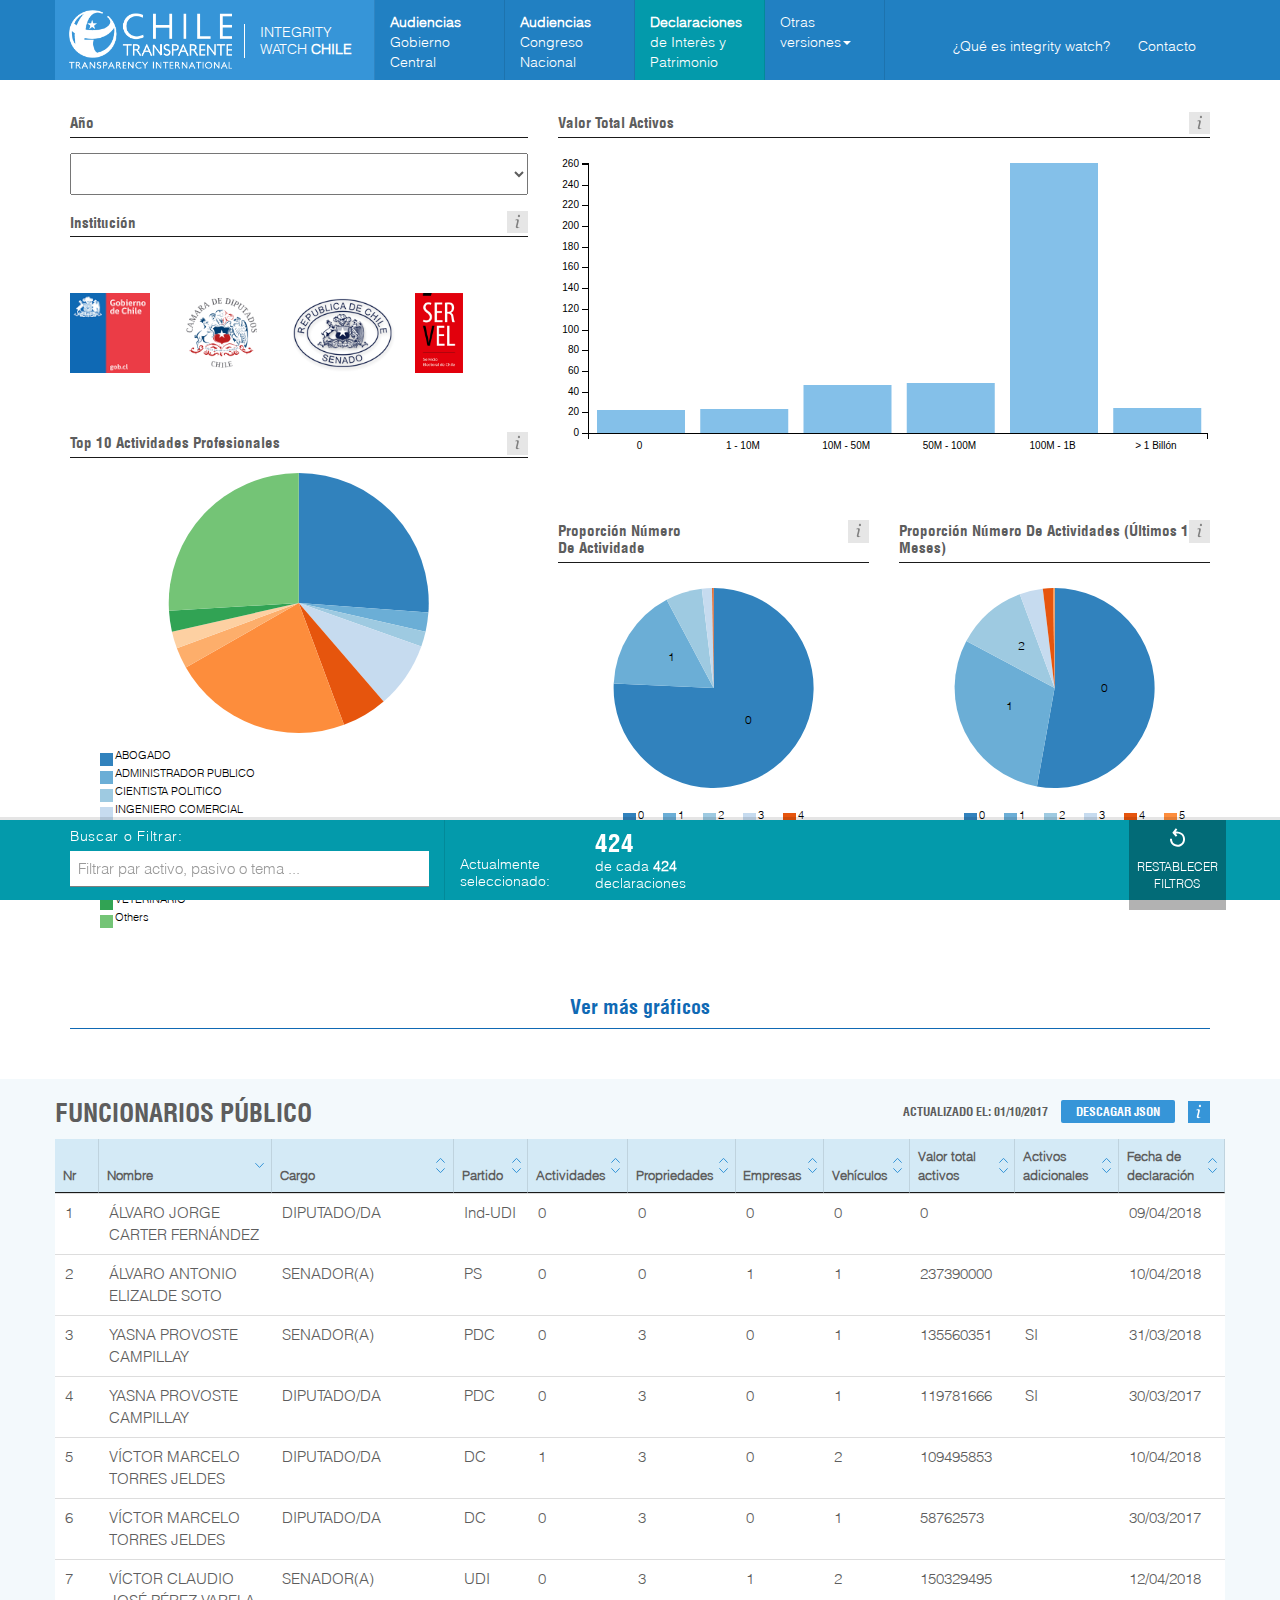
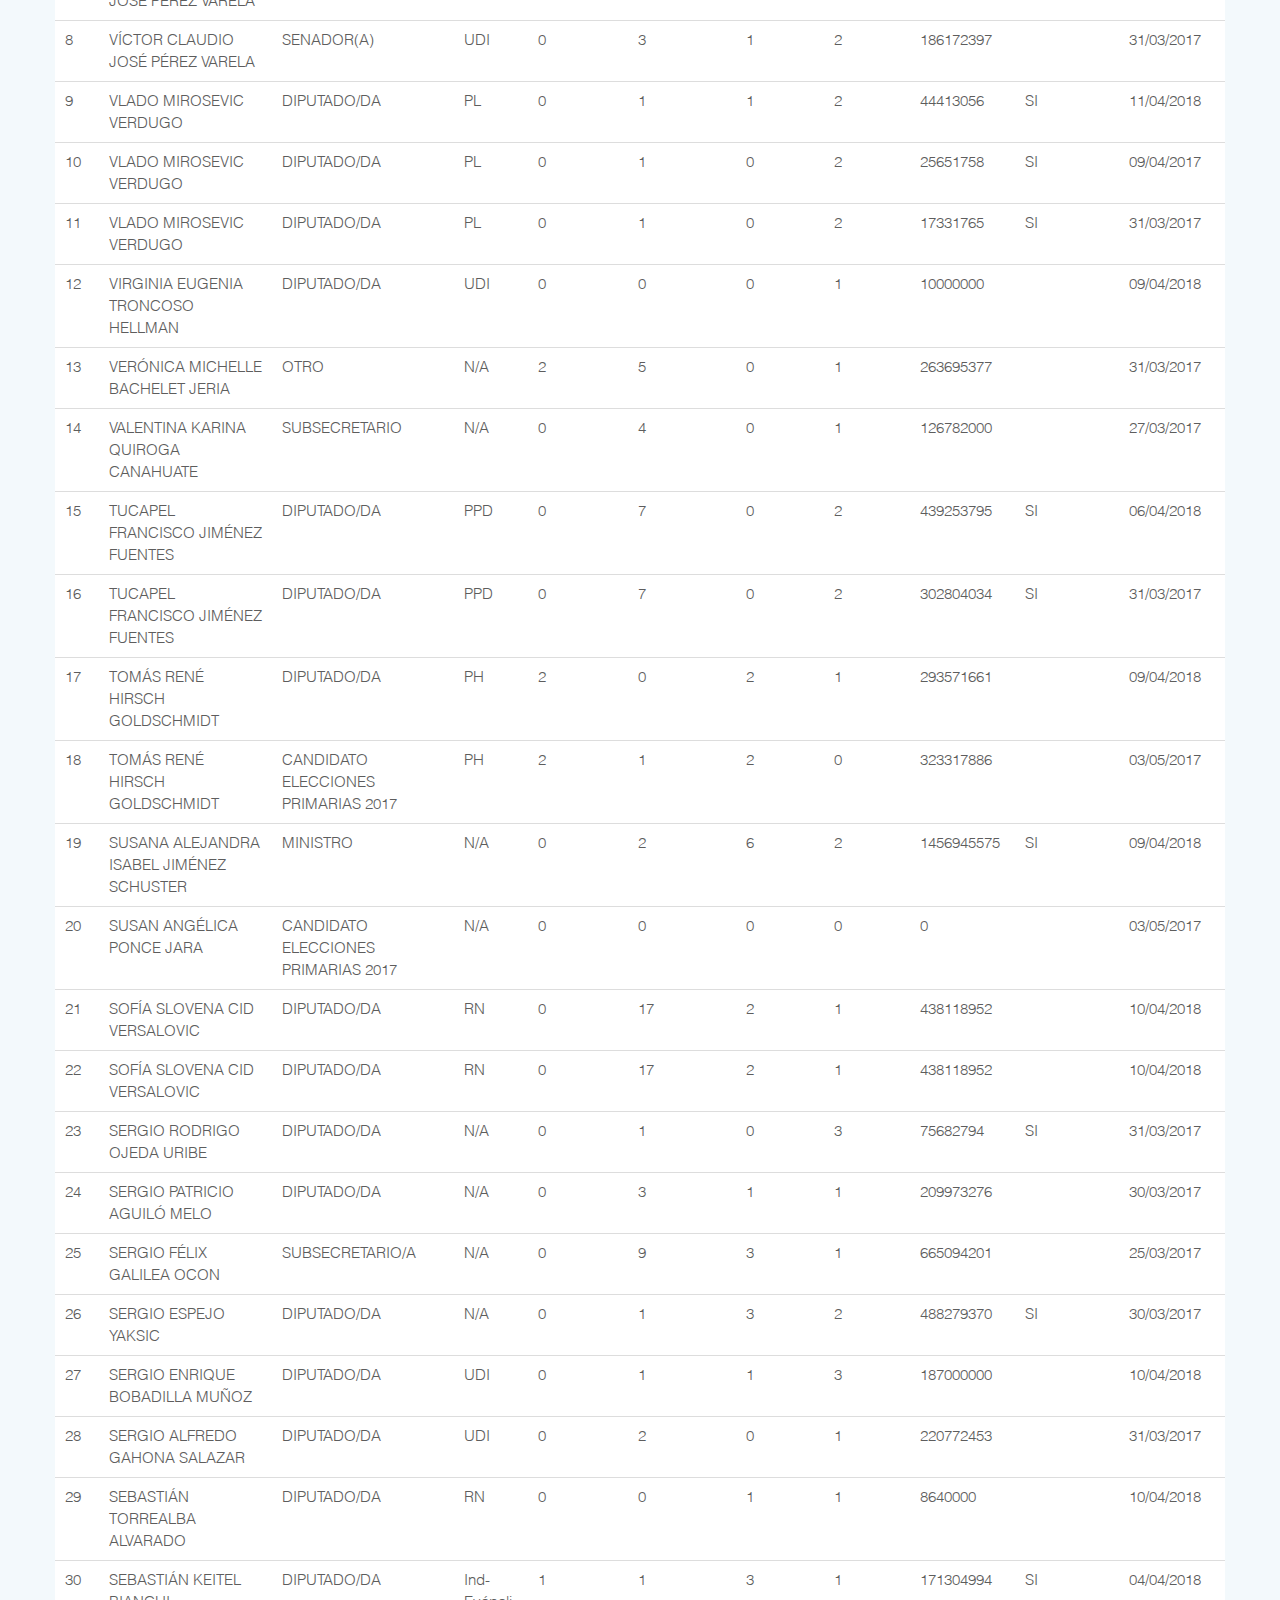
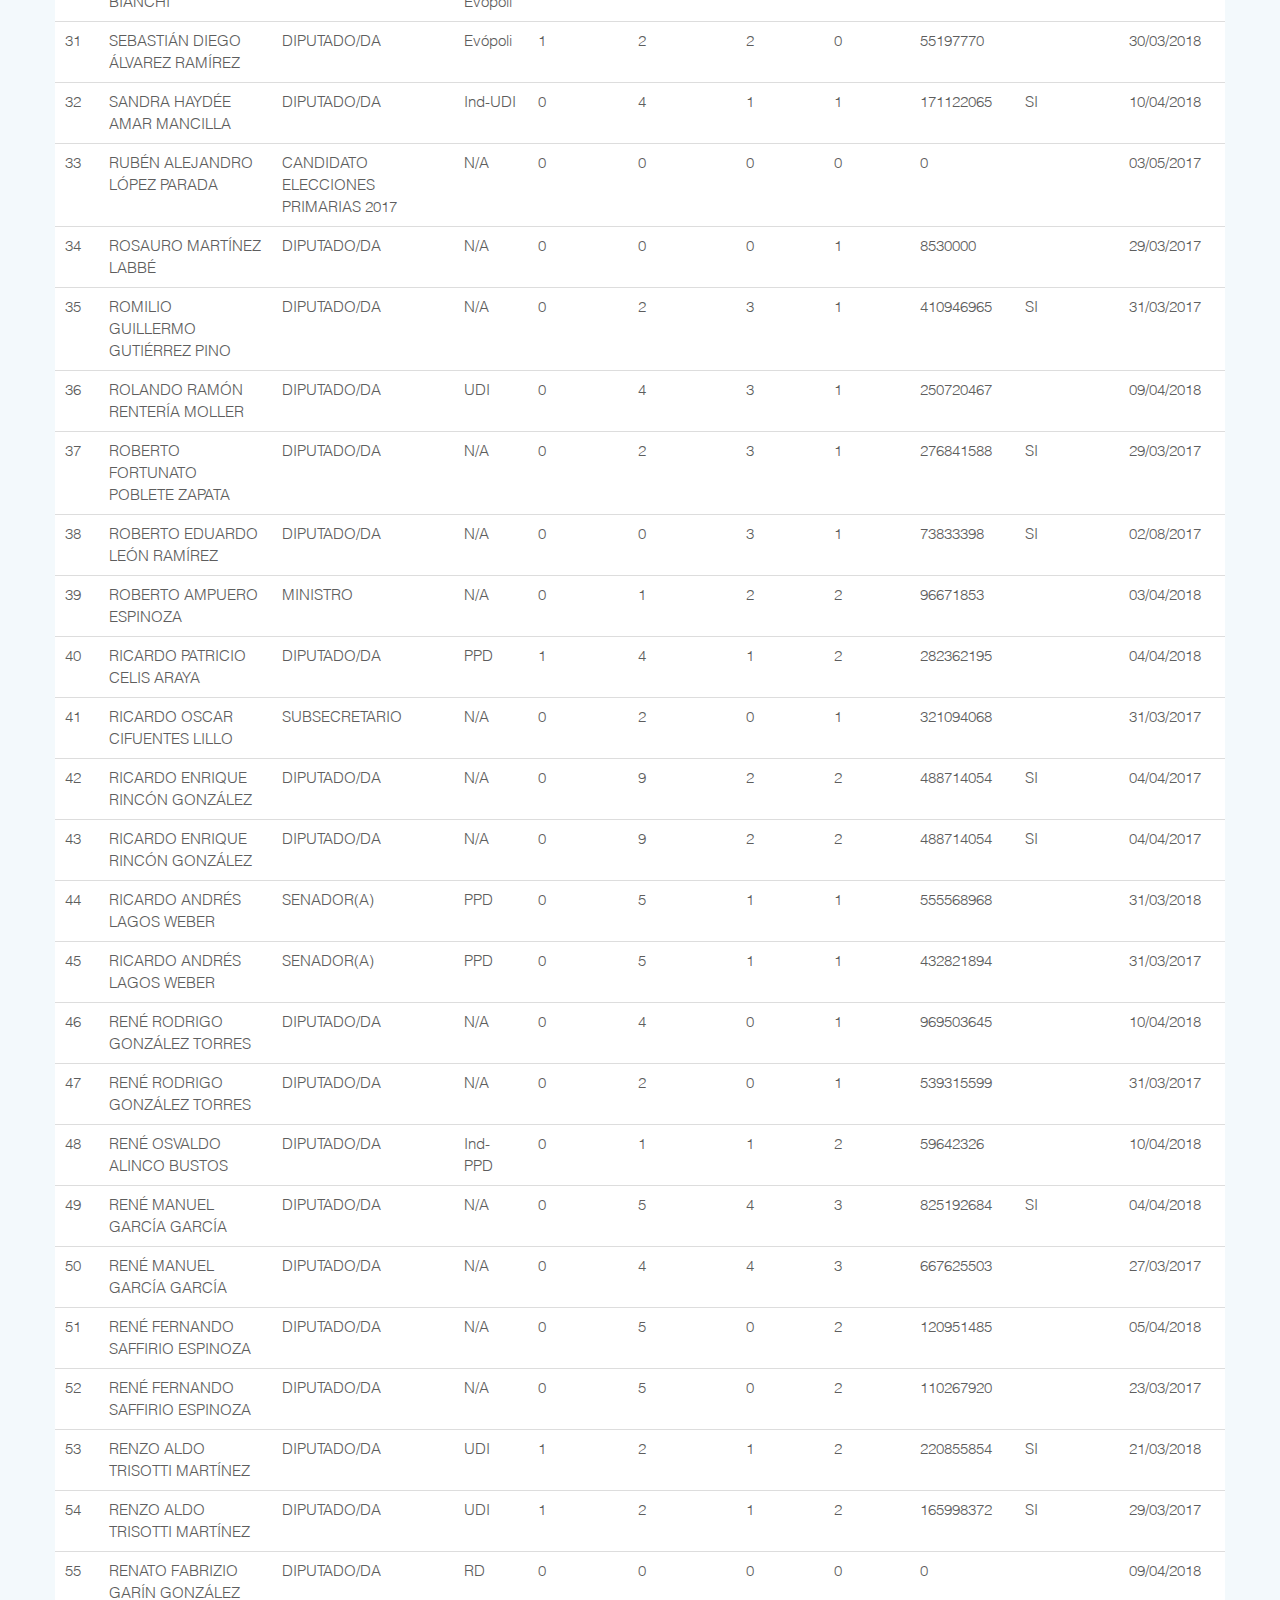
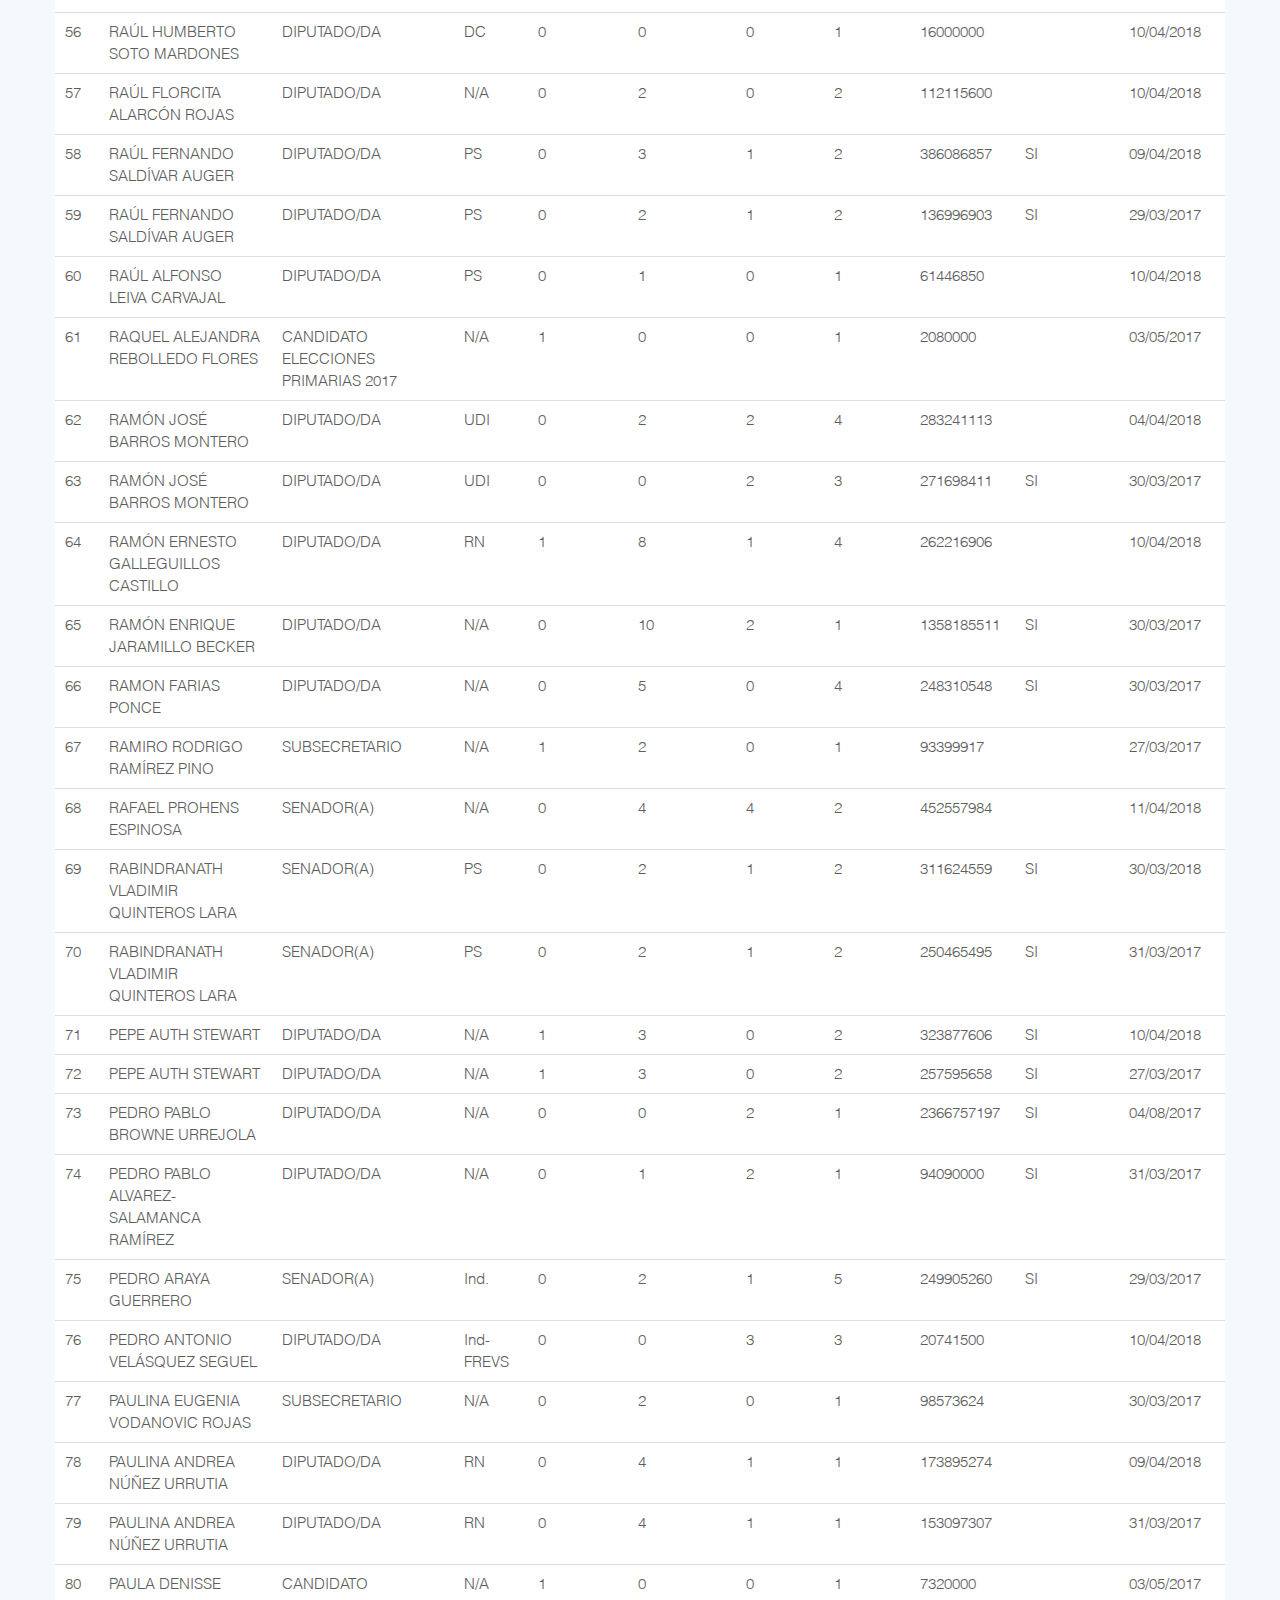
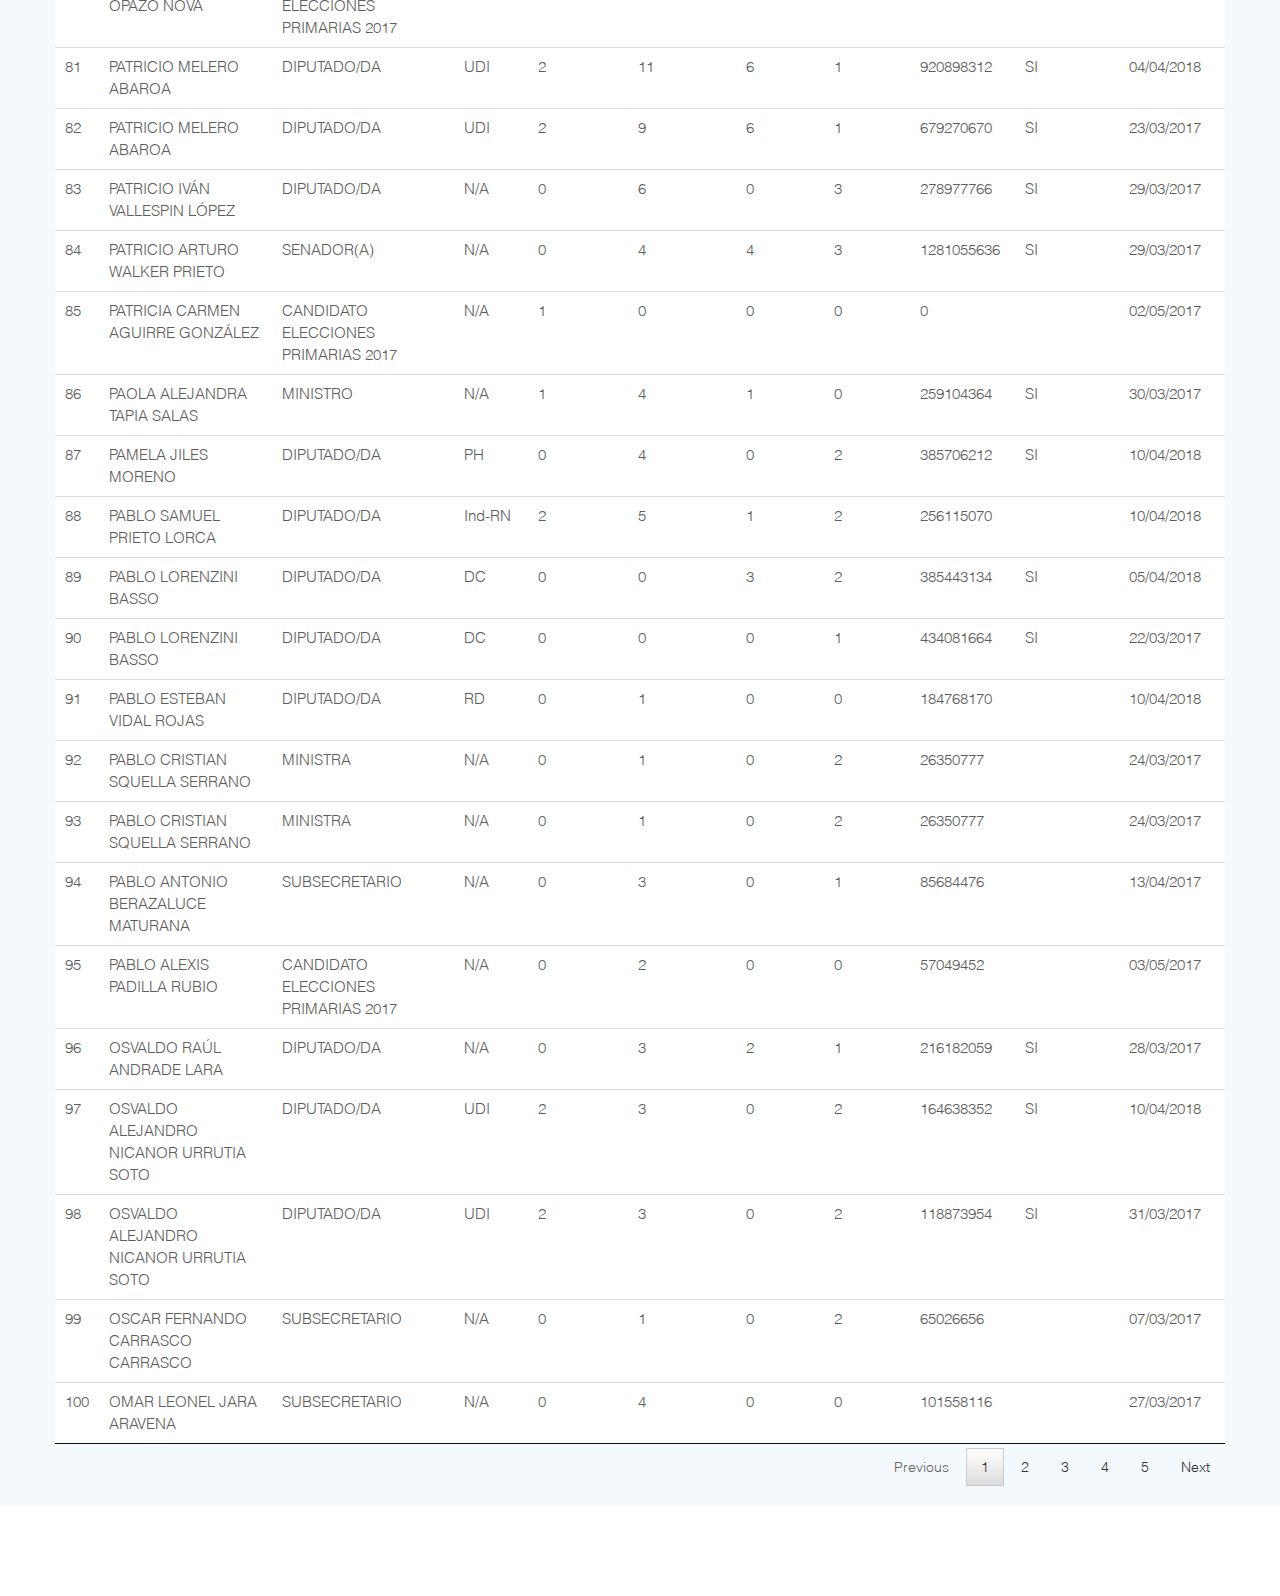
<file: iw_chile_tab3.html>
<html lang="en" dir="ltr">
<head>
	<meta charset="utf-8">
	<meta name="viewport" content="width=device-width, initial-scale=1.0">
	<meta http-equiv="Content-Type" content="text/html; charset=utf-8" />
	<meta name="twitter:card" content="summary" />
	<meta name="twitter:site" content="@TI_EU" />
	<meta name="twitter:creator" content="@eucampaign" />
	<meta property="og:url" content="http://www.integritywatch.eu" />
	<meta property="og:title" content="EU Integrity Watch: monitor potential conflicts of interests" />
	<meta property="og:description" content="Who’s #lobbying the EU Commission and how much are they spending? Check Integrity Watch" />
	<meta property="og:image" content="http://www.integritywatch.eu/img/thumbnail.jpg" />
	<meta property="fb:app_id" content="1611680135716224" />
	<title>Integrity Watch Chile</title>
	<link rel="shortcut icon" href="favicon.ico">
	<link href="css/bower.min.css" rel="stylesheet">
	<link rel="stylesheet" type="text/css" href="css/dc.css"/>
	<link rel="stylesheet" type="text/css" href="css/style.css"/>
	<script type="text/javascript" src="js/bower.js"></script>
	
	<!-- HTML5 Shim and Respond.js IE8 support of HTML5 elements and media queries -->
	<!-- WARNING: Respond.js doesn't work if you view the pdate via file:// -->
	<!--[if lt IE 9]>
		<script src="https://oss.maxcdn.com/html5shiv/3.7.2/html5shiv.min.js"></script>
		<script src="https://oss.maxcdn.com/respond/1.4.2/respond.min.js"></script>
	<![endif]-->

	<style>
		td.dc-table-column._4,
		td.dc-table-column._5,
		td.dc-table-column._6
		{text-align:left;}

		#mep_number {
				margin-top: 0.1em;}
		.l_data_container {
			padding: 10px 15px;
			margin: -10px;
			background: #d4eaf6;
		}
		.l_data_container div {
			border: none;
			margin-top: 0;
			padding-bottom: 0;
			margin: 5px 0 5px 0;
		}
		.l_data_container_main {
			background: #d4eaf6;
			margin-bottom: 20 !important;
			font-size: 18px;
			text-align: center;
		}
		.l_data_container label {
			font-weight: 600;
		}
		.l_data_container_main label {
			color: #333;
		}
		.l_data_container_host {
			border: 4px solid #0f4c79 !important;
			border-right: 3px solid #0f4c79 !important;
			margin-top: 0 !important;
			//height: 230px;
			padding: 10px 15px !important;
			background: #fff;
		}
		.l_data_container_guest {
			border: 4px solid #8e1556 !important;
			border-left: 3px solid #8e1556 !important;
			margin-top: 0 !important;
			//height: 230px;
			padding: 10px 15px !important;
			background: #fff;
		}
		.l_data_container_guest label, .l_data_container_guest .data_container_title {
			color: #8e1556 !important;
		}
		.l_data_container_host label, .l_data_container_host .data_container_title {
			color: #0f4c79 !important;
		}
		.data_container_title {
			font-size: 15px;
			font-weight: 800;
			text-transform: uppercase;
			
		}
		.legend div.individual::before {
			background: #af0700 none repeat scroll 0 0;
		}
		.legend div.tradeunion::before {
			background: #f6b862 none repeat scroll 0 0;
		}
		.legend div.companies::before {
			background: #fcb000 none repeat scroll 0 0;
		}
		.otro::before {
			background: #bbb;
		}
		.main_category svg, .hosttype svg, .categoria svg {
			overflow: visible !important;
		}
		.navbar .navbar-nav > li > a {
			width: 160px;
		}
		#filter_wrap #currently_selected_text {
			width: 150px;
		}
		.dectype text.pie-slice, .topprofessions text.pie-slice {
			display: none !important;
		}
		.filter_btn_container {
			padding: 40px 0 20px 0;
		}
		.salario-box-1 {
			border: 2px solid #5b9bd5 !important;
			padding: 10px 20px !important;
			text-align: center;
		}
		.salario-box-2 {
			border: 2px solid #f68d47 !important;
			padding: 10px 20px !important;
			text-align: center;
		}
		.infobox-divider {
			height: 2px;
			background: #5b9bd5;
		}
		/*
		#candidates_btn {
			width: 110px;
			padding: 15px 10px;
			background: #fff;
			border: 2px solid #0f69b4;
			color: #0f69b4;
			vertical-align: middle;
			font-weight: 700;
			font-size: 11px;
			text-transform: uppercase;
		}
		#candidates_btn.unactive {
			color: #666;
			background: #eee;
			border: 2px solid #eee;
		}
		*/
		#gobierno_btn, #diputados_btn, #senado_btn, #candidates_btn {
			height: 80px;
			vertical-align: middle;
			margin-right: 20px;
		}
		.moregraphs {
			border-bottom: 1px solid #0f69b4;
			font-family: "Helvetica W02 Bd Cn","HelveticaNeue-Light","Helvetica Neue Light","Helvetica Neue",Helvetica,Arial,"Lucida Grande",sans-serif;
			color: #0f69b4;
			font-size: 20px;
			text-align: center;
			padding: 10px;
			margin-bottom: 30px;
			margin-top: 30px;
			cursor: pointer;
		}
		div#ti_logo_container a#ti_logo {
			background-image: url("./img/logo_TI-Chile-white.png");
			height: 60px;
			width: 56%;
		}
		.navbar .navbar-nav > li > a {
			width: 130px;
			padding-top: 12px;
			padding-bottom: 12px;
		}
		.topprofessions .dc-legend-item {
		    overflow: hidden;
		}
		.infofix {
			position: relative;
		}
		.infofix .info_chart {
			top: -40px;
			right: 0;
		}
		.chart_box h3 {
			text-transform: capitalize;
		}
		.nav li#cm_tool_btn.active a {
			background: #039aab none repeat scroll 0 0;
			color: #fff;
		}
		#filter_wrap.filter_cm {
			 background: #039aab none repeat scroll 0 0;
		}
		.datainfo-right {
			position: absolute;
			right: 50px;
			top: 1px;
			font-size: 12px;
			font-weight: 200;
		}
		.datainfo-right a {
			display: inline-block;
			background: #3695d8;
			color: #fff;
			padding: 5px 15px;
			border-radius: 2px;
			text-decoration: none;
			margin-left: 10px;
		}
		tr.header th.header {
			font-size: 13px;
		}
	</style>
</head>

<body>

<div id="loader-container">
	<div id="loader"></div>
</div>

<script>
	//Additional date sorting for datatables
	var dmy = d3.time.format("%d/%m/%Y");
	jQuery.extend( jQuery.fn.dataTableExt.oSort, {
		"date-eu-pre": function ( date ) {
					return dmy.parse(date);
		},
		"date-eu-asc": function ( a, b ) {
			return ((a < b) ? -1 : ((a > b) ? 1 : 0));
		},
		"date-eu-desc": function ( a, b ) {
			return ((a < b) ? 1 : ((a > b) ? -1 : 0));
		}
	} );
	//Doc ready
	$( document ).ready(function() {
		$('#view_charts').click(function(ev) {
			ev.preventDefault();
			$('#hidden_charts_wrap').slideToggle('slow', function () {
				changeLinkStatus();
			})
		})
		function changeLinkStatus() {
			if($('#hidden_charts_wrap').css('display') == 'none'){
				$('#view_charts').text('VIEW ALL THE CHARTS')
			}else {
				$('#view_charts').text('HIDE CHARTS')
			}
			$('#view_charts').toggleClass('hiddencharts');
		}
		$('#collapse_about a').click(function(ev) {
			ev.preventDefault();
			$('#collapse_about a').toggleClass('opened');
			$('#collapse_about a').toggleClass('closed');
			$('#about_wrap').slideToggle('slow', function () {
				$('#about_wrap_top').slideToggle('fast')
			})	
		})
		$('.info').click(function(ev) {
			ev.preventDefault();
			if($(this).hasClass('opened')){
				$(this).removeClass('opened');
				$(this).parents('.info_chart').find('p.desc').slideUp('fast')
			}else{
				closeAllInfos();
				$(this).addClass('opened');
				$(this).parents('.info_chart').find('p.desc').slideDown('fast')
			}
		});
		function closeAllInfos() {
			$('.info').removeClass('opened');
			$('p.desc').slideUp('fast');
		}
	});
	//End doc ready

	//Main vars for modal panels
	var detailtpl = sidetpl = null ;
	var wall = null;

	//Grid function (generates graphs and counts)
	function grid (selector,data) {
		
		var ndx = crossfilter(data),
				all = ndx.groupAll();

		var color = d3.scale.linear()
					.clamp(true)
					.domain([0,1, 70])
					.range(["white","#ffc7b6", "#f85631"])
					.interpolate(d3.interpolateHcl);

		evt = ndx.dimension(function(d) {
			return d.Id_Declaracion;		
		})

		var count = dc.dataCount(".dc-data-count")
			.dimension(ndx)
			.group(all);
			
		count.on("renderlet.resetall", function(c) {
		  RefreshTable();
		});

		nameEvent = ndx.dimension(function(d) {
			var decyear = d.date.getFullYear();
			return d.fullName.toLowerCase() + " cargo:" + d.Cargo.toLowerCase() + " id:" + d.Id_Declaracion + " decyear:" + decyear;
		});

		//Draw graphs
		drawTable();
		drawDecType();
		drawActivities();
		drawActivitiesPro();
		drawVehicles();
		drawInmuebles();
		drawAcciones();
		drawAccionesVal();
		drawTotVal();
		drawProfessions();
		drawIncome();

		function rotateBarChartLabels(chart) {
			chart.svg().selectAll('.axis.x text')
				.style("text-anchor", "end" )
				.attr("transform", function(d) { return "rotate(-45, -4, 9) "; });

		}
		function setword(wd) {
			$("#search-input").val(wd);
			var s = wd.toLowerCase();
			nameEvent.filter(function (d) { 
				return d.indexOf (s) !== -1;} );
			$(".resetall").attr("disabled",false);
			throttle();
			var throttleTimer;
			function throttle() {
				window.clearTimeout(throttleTimer);
				throttleTimer = window.setTimeout(function() {
					console.log ("redraw");
						dc.redrawAll();
				}, 250);
			}
		}

		//WordCloud Chart
		function drawCloud() {
			 var dim = ndx.dimension(function(d) {
			  return d.observacionesMateriaAudiencia || "";
			 })
			 var group   = dim.group().reduceSum(function(d) { return 1; });
			 var graph =  dc.wordCloud(".wordcloud")
			  .rotate(function() { return ~~(Math.random() * 2) * 90; })
			  .size([320,380])
			  .dimension(dim)
			  .maxWords(50)
			  .padding(5)
			  .ordinalColors(['#133d82', '#2163ad', '#3893d1', '#84c0e8', '#cfecff'])
			  .group(group)
			  .scale(d3.scale.linear().domain([10,100]).range([6, 30]))
			  .textAccessor(function(d) {return d.observacionesMateriaAudiencia;})
			  .onClick(function(d){setword(d.key);})
			  .stopWords (/^(está|grupo|entre|n°|conocer|sector|plan|posición|Informar|9729|marco|lógicas|Nueva|ley|Actos|millas|código|Idi|actual|ex|entrega|Modifica|21|crea|DFL|carrera|término|respecto|dado|Atención|Obcervaciones|2016|uso|requieren|continuidad|manera|posibles|podrían|entrega|Dar|país|alternativa|condiciones|comentarios|horas|julio|actualmente|impacto|busca|moderniza|Fortalece|OTRAS|grabadas|audiancia|atención|preocupación|situación|tema|algunos|sistema|9936|Proyecto|7606|acuerdo|acuerdos|centralizado|1100|22|mayo|Lunes|asesor|previo|Operadores|moción|parlamentaria|normas|Consultas|Fija|acción|REINTEGRO|Finalmente|proyecto|presentación|empresa|hacer|encuentro|red|presente|Minsterio|DS|respecto|seremi|Intendente|Comuna|Ley|Audiencia|Web|Apoyo|Construye|Inmobiliaria|2016201|ha|changes|categoria|65892690k|fecha|características|•|compromiso|matriz|idea|temática|RUT|–|em|tiene|suponia|Estaciones|dia|ha|proceso|señala|todas|Rojas|reunión|1000|nuevo|19|aspectos|ceremonial|they|operación|consulta|semana|SEC|oferta|conocer|PERCEPCIONES|INFORME|Solicita|pago|Generales|actual|fruto|generados|involucraría|contribuyendo|regional|Solicitud|desea|abordar|adquiro|temas|está|2015|Agenda|Prioridades|hitos|tabla|SerenaVarasSe|Ubicada|Pronunciamiento|Extraordinarias|Reparación|Obra|obras|V°B°|Villa|Servidas|2292002|Politica|zona|central|Productivo|SA|entre|tres|uso|4|19|o|avance|Nuevo|Región|Poder|son|acuerdo|medidas|correctivas|PortalesTemas|cómo|Ampliación|montos|pago|Octubre|encuentran|modificación|ciudad|1|N°2|gestión|salvaguardar|Mediante|estructural|Tratar1|plazo|Juego|Presentar|NOSOTROS|playa|Fallo|han|mesa|denegación|bis|Art|Sostiene|importancia|través|objetivo|todos|qué|Animas|nos|2|esta|como|N°|0|3|Sr|una|más|lo|es|este|sus|e|ya|el|del|que|las|los|al|un|su|para|por|se|con|sobre|y|i|me|my|myself|we|us|our|ours|ourselves|you|your|yours|yourself|yourselves|he|him|his|himself|she|her|hers|herself|it|its|itself|they|them|their|theirs|themselves|what|which|who|whom|whose|this|that|these|those|am|is|are|was|were|be|been|being|have|has|had|having|do|does|did|doing|will|would|should|can|could|ought|i'm|you're|he's|she's|it's|we're|they're|i've|you've|we've|they've|i'd|you'd|he'd|she'd|we'd|they'd|i'll|you'll|he'll|she'll|we'll|they'll|isn't|aren't|wasn't|weren't|hasn't|haven't|hadn't|doesn't|don't|didn't|won't|wouldn't|shan't|shouldn't|can't|cannot|couldn't|mustn't|let's|that's|who's|what's|here's|there's|when's|where's|why's|how's|a|an|the|and|but|if|or|because|as|until|while|of|at|by|for|with|about|against|between|into|through|during|before|after|above|below|to|from|up|upon|down|in|out|on|off|over|under|again|further|then|once|here|there|when|where|why|how|all|any|both|each|few|more|most|other|some|such|no|nor|not|only|own|same|so|than|too|very|say|says|said|shall|la|du|mr|commissioner|et|des|dg|commission|de|pour|en|les|le|meeting|eu|new|priorities|presentation|preparation|issues|meetings|representatives|work|implementation|general|future|challenge|challenge|skey|role|exchange|views|discuss|discussion|various director|talks|position|global|field|level|initiative|company|state|aspects|context|current|change|european|potential|including|dans|within|developments|play|present|Päris|Enegry|deep|Susan|Danger|Managing|Director|AmCham|Karl|Cox|Vice|President|Oracle| Bert|Boers|SAS|Marco|Comastri|EMEA|CA|Patrick|Deconinck|Senior|Western|3M|Harry|van| Dorenmalen|Chairman|IBM|Aongus|Hegarty|Dell|Cindy|Miller|UPS|Christian|Morales|Manager|Intel| |Julián|Nebreda|AES|Peter|Ryan|VP|HP|Nigel|Lewis|Caterpillar|Dirk|Ostijn|Head|&| Chief|Executive |Officer|MetLife|CA|flagship|related|portfolio|Cssr|Jourova|(| voting|all|expats|as|part|)|,|Year)$/);

		}
		
		function activitiesRange(num){
			/*
			if(num >= 1 && num < 5){
				return "1 - 4";
			}
			if(num >= 5){
				return "5 +";
			}
			return "0";
			*/
			if(num > 5){
				return "5+";
			}
			return num;
		}
		
		//Type
		function drawDecType() {
			var dim = ndx.dimension (function(d) {
					return d.Tipo;   
			});
			var group   = dim.group().reduceSum(function(d) {   return 1; });
			/*
			var typecolor = {			
				"0":"#8da9db",
				"1 - 4":"#a8d08c",
				"5 +":"#f4b081"
			};
			*/
			var chart = dc.pieChart(".dectype")
				.innerRadius(90).radius(130)
				//.margins({top: 0, right: 3, bottom: 20, left: 3})
				.cy(150)
				.height(440)
				.dimension(dim)
				.cap(7)
				.group(group)	
				/*				
				.colorCalculator(function(d, i) {
					return typecolor[d.key];
				});
				*/
				chart.legend(dc.legend().x(30).y(320).itemHeight(13).gap(5))
		}
		
		//Activities
		function drawActivities () {
			var dim = ndx.dimension (function(d) {
					return activitiesRange(d.activity.length);   
			});
			var group   = dim.group().reduceSum(function(d) {   return 1; });
			var typecolor = {			
				"0":"#8da9db",
				"1 - 4":"#a8d08c",
				"5 +":"#f4b081"
			};
			var chart = dc.pieChart(".nactividades")
				.innerRadius(0).radius(100)
				.height(280)
				.dimension(dim)
				.cy(110)
				.cap(7)
				.group(group)	
				/*
				.colorCalculator(function(d, i) {
					return typecolor[d.key];
				});
				*/
				chart.legend(dc.legend().x(65).y(235).itemHeight(13).gap(5).horizontal(true).itemWidth(40))
		}
		
		//Professional Activities
		function drawActivitiesPro () {
			var dim = ndx.dimension (function(d) {
					return activitiesRange(d.activityPro.length);   
			});
			var group   = dim.group().reduceSum(function(d) {   return 1; });
			var typecolor = {			
				"0":"#8da9db",
				"1 - 4":"#a8d08c",
				"5 +":"#f4b081"
			};
			var chart = dc.pieChart(".nproactividades")
				.innerRadius(0).radius(100)
				.height(280)
				.dimension(dim)
				.cy(110)
				.cap(7)
				.group(group)	
				/*
				.colorCalculator(function(d, i) {
					return typecolor[d.key];
				});
				*/
				chart.legend(dc.legend().x(65).y(235).itemHeight(13).gap(5).horizontal(true).itemWidth(40))
		}
		
		//Category Chart (Lobbyist or gestores de intereses)
		function drawCategoria() {
			var dim = ndx.dimension (function(d) {
					return d.categoriaA;   
			});
			var group   = dim.group().reduceSum(function(d) {   return 1; });
			var hosttypecolor = {			
				"Lobbyistas":"#5b9bd5",
				"Gestores de intereses":"#ed7d31",
				"Unknown":"#bbbbbb"
			};
			var chart = dc.pieChart(".categoria")
				.innerRadius(70).radius(100)
				.height(250)
				.dimension(dim)
				.cap(7)
				.group(group)
				//.legend(dc.legend().x(0).y(190).gap(10)) TODO: use dc.legend		
				.colorCalculator(function(d, i) {
					return hosttypecolor[d.key];
				});
				chart.legend(dc.legend().x(30).y(240).itemHeight(13).gap(5))
		}
		
		function bienesRange(num){
			if(num >= 5){
				return "5+";
			}
			return num.toString();
		}

		//Vehicles
		function drawVehicles () {
			var dim = ndx.dimension (function(d) {
				return bienesRange(d.mueble.length);
			});
			var group   = dim.group().reduceSum(function(d) {   return 1; });

			var graph = dc.barChart(".vehicles")   
				.margins({top: 10, right: 3, bottom: 20, left: 30})
				.height(270)
				//.width(165)
				.gap(8)
				.x(d3.scale.ordinal().domain(["0", "1", "2", "3", "4", "5+"]))
				.xUnits(dc.units.ordinal)
				.elasticY(true)
				.colorCalculator(function(d, i) {
					return "#84c0e9";
				})
				//.ordering(function(d){return -d.value})
				.dimension(dim)
				.group(group);
				
			//graph.yAxis().ticks(5).tickFormat(d3.format("d"));
		};
		
		//Acciones
		function drawAcciones () {
			var dim = ndx.dimension (function(d) {
				return bienesRange(d.acciones.length);
			});
			var group   = dim.group().reduceSum(function(d) {   return 1; });

			var graph = dc.barChart(".empresas")   
				.margins({top: 10, right: 3, bottom: 20, left: 30})
				.height(270)
				//.width(165)
				.gap(8)
				.x(d3.scale.ordinal().domain(["0", "1", "2", "3", "4", "5+"]))
				.xUnits(dc.units.ordinal)
				.elasticY(true)
				.colorCalculator(function(d, i) {
					return "#84c0e9";
				})
				//.ordering(function(d){return -d.value})
				.dimension(dim)
				.group(group);
				
			//graph.yAxis().ticks(5).tickFormat(d3.format("d"));
		};
		
		//Inmuebles
		function drawInmuebles () {
			var dim = ndx.dimension (function(d) {
				return bienesRange(d.inmueble.length);
			});
			var group   = dim.group().reduceSum(function(d) {   return 1; });

			var graph = dc.barChart(".inmuebles")   
				.margins({top: 10, right: 3, bottom: 20, left: 30})
				.height(270)
				//.width(165)
				.gap(8)
				.x(d3.scale.ordinal().domain(["0", "1", "2", "3", "4", "5+"]))
				.xUnits(dc.units.ordinal)
				.elasticY(true)
				.colorCalculator(function(d, i) {
					return "#84c0e9";
				})
				//.ordering(function(d){return -d.value})
				.dimension(dim)
				.group(group);
				
			//graph.yAxis().ticks(5).tickFormat(d3.format("d"));
		};
		
		//Top Institutions Chart
		function drawTopIstitucion() {
			var dim = ndx.dimension (function(d) {
				return d.nombreInstitucion;
			});
			var group   = dim.group().reduceSum(function(d) {   return 1; });

			var filteredGroup = (function(source_group) {
				return {
					all: function() {
						return source_group.top(20).filter(function(d) {
							return (d.key != "Not mentioned" && d.value != 0);
						});
					}
				};
			})(group);
			var graph = dc.rowChart(".topistitucion")   
				.margins({top: 0, right: 3, bottom: 20, left: 3})
				.height(730)
				//.width(360)
				.gap(1)
				//.fixedBarHeight(20)
				.x(d3.scale.ordinal())
				.elasticX(true)
				.colorCalculator(function(d, i) {
					return "#84c0e9";
				})
				.ordering(function(d){return -d.value})
				.dimension(dim)
				.group(filteredGroup);
		};
		
		function incomeRange (valor) {
			//var thisval = valor;
			//alert(thisval);
			/*
			if(isNaN(thisval)){
				alert(thisval);
				if(thisval == "A"){thisval = 9904720}
				else if(thisval == "B" || thisval == "1-B"){thisval = 9121809}
				else if(thisval == "C"){thisval = 8393125}
				else if(thisval == "Dieta Parlmentaria"){thisval = 9121809}
				else {
					thisval = "N/A";
				}
			}
			*/
			valor = parseInt(valor);
			if (valor <= 50000 ) return "<= MM$50"; 
			if (valor < 100000 ) return "MM$50 - MM$100"; 
			if (valor < 500000 ) return "MM$100 - MM$500"; 
			if (valor < 1000000 ) return "MM$500 - MM$1000"; 
			if (valor < 5000000 ) return "MM$1000 - MM$5000"; 
			if (valor < 10000000 ) return "MM$5000 - MM$10000"; 
			return "> MM$10000";
		}
		
		//Income
		function drawIncome () {
			var dim = ndx.dimension (function(d) {
				//return incomeRange(d.Grado);
				//alert(d.accionestot + ' ' + d.valorestot + ' ' + (d.accionestot + d.valorestot));
				return incomeRange(d.accionestot + d.valorestot);
			});
			var group = dim.group().reduceSum(function(d) { return 1; });

			/*
			var graph = dc.barChart(".income")   
				.margins({top: 10, right: 3, bottom: 20, left: 30})
				.height(350)
				//.width(165)
				.gap(8)
				.x(d3.scale.ordinal().domain(["", "<= MM$50", "MM$50 - MM$100", "MM$100 - MM$500", "MM$500 - MM$1000", "MM$1000 - MM$5000", "MM$5000 - MM$10000", "> MM$10000"]))
				//.x(d3.scale.ordinal().domain(dim)) 
				.xUnits(dc.units.ordinal)
				.elasticY(true)
				.colorCalculator(function(d, i) {
					return "#84c0e9";
				})
				//.ordering(function(d){return -d.value})
				.dimension(dim)
				.group(group);
			*/
			
			//graph.yAxis().ticks(5).tickFormat(d3.format("d"));
			var graph = dc.rowChart(".income")  
				.height(350)
				.gap(8)
				.elasticX(true)
				.dimension(dim)
				.group(group);
		};
		
		function accionesRange (valor) {
			valor = parseInt(valor);
			if (valor === 0 ) return "0"; 
			if (valor < 10000000 ) return "1 - 10M"; 
			if (valor < 50000000 ) return "10M - 50M"; 
			if (valor < 100000000 ) return "50M - 100M"; 
			if (valor < 1000000000 ) return "100M - 1B"; 
			return "> 1 Billón";
		}
		
		//accionesval
		function drawAccionesVal () {
			var dim = ndx.dimension (function(d) {
			//alert(d.toSource());
				//return accionesRange(d.accionestot);
				return accionesRange(d.accionestot + d.valorestot);
			});
			var group   = dim.group().reduceSum(function(d) {   return 1; });

			var graph = dc.barChart(".accionesval")   
				.margins({top: 10, right: 3, bottom: 20, left: 30})
				.height(300)
				//.width(165)
				.gap(18)
				.x(d3.scale.ordinal().domain(["0", "1 - 10M", "10M - 50M", "50M - 100M", "100M - 1B", "> 1 Billón"])) // Need empty val to offset first value
				.xUnits(dc.units.ordinal)
				.elasticY(true)
				.colorCalculator(function(d, i) {
					return "#84c0e9";
				})
				//.ordering(function(d){return -d.value})
				.dimension(dim)
				.group(group);
				
			//graph.yAxis().ticks(5).tickFormat(d3.format("d"));
		};
		
		function totRange (valor) {
			valor = parseInt(valor);
			if (valor <= 50000 ) return "<= MM$50"; 
			if (valor < 100000 ) return "MM$50 - MM$100"; 
			if (valor < 500000 ) return "MM$100 - MM$500"; 
			if (valor < 1000000 ) return "MM$500 - MM$1000"; 
			if (valor < 5000000 ) return "MM$1000 - MM$5000"; 
			if (valor < 10000000 ) return "MM$5000 - MM$10000"; 
			return "> MM$10000";
		}
		
		function drawTotVal () {
			var dim = ndx.dimension (function(d) {
			//alert(d.toSource());
				//return accionesRange(d.accionestot);
				return accionesRange(d.activotot);
			});
			var group   = dim.group().reduceSum(function(d) {   return 1; });

			var graph = dc.barChart(".totval")   
				.margins({top: 10, right: 3, bottom: 20, left: 30})
				.height(300)
				//.width(165)
				.gap(18)
				//.x(d3.scale.ordinal().domain(["", "<= MM$50", "MM$50 - MM$100", "MM$100 - MM$500", "MM$500 - MM$1000", "MM$1000 - MM$5000", "MM$5000 - MM$10000", "> MM$10000"]))
				.x(d3.scale.ordinal().domain(["0", "1 - 10M", "10M - 50M", "50M - 100M", "100M - 1B", "> 1 Billón"])) // Need empty val to offset first value
				.xUnits(dc.units.ordinal)
				.elasticY(true)
				.colorCalculator(function(d, i) {
					return "#84c0e9";
				})
				//.ordering(function(d){return -d.value})
				.dimension(dim)
				.group(group);
				
			//graph.yAxis().ticks(5).tickFormat(d3.format("d"));
		};
		
		//topprofessions
		function drawProfessions() {
			var dim = ndx.dimension (function(d) {
					return d.Profesion;  
			});
			var group   = dim.group().reduceSum(function(d) {   return 1; });
			/*
			var typecolor = {			
				"0":"#8da9db",
				"1 - 4":"#a8d08c",
				"5 +":"#f4b081"
			};
			*/
			var chart = dc.pieChart(".topprofessions")
				.innerRadius(0).radius(130)
				//.margins({top: 0, right: 3, bottom: 20, left: 3})
				.cy(130)
				.height(460)
				.dimension(dim)
				.cap(9)
				.group(group)				
				/*				
				.colorCalculator(function(d, i) {
					return typecolor[d.key];
				});
				*/
				chart.legend(dc.legend().x(30).y(280).itemHeight(13).gap(5))
				//chart.legend(dc.legend().x(30).y(280).itemHeight(13).gap(5).horizontal(true).itemWidth(290))
				
			
		}

		//Top 10 guests chart
		function drawTopGuest () {
			var dim = ndx.dimension (function(d) {
				return d.nombreEntidadActivo;
			});	
			var group = dim.group().reduceSum(function(d) { return 1; });
			var filteredGroup = (function(source_group) {
				return {
					all: function() {
						return source_group.top(11).filter(function(d) {
						return (d.key != "" && d.key != "Unknown" && d.key != "Not mentioned" && d.value != 0);
					});
				}
			};
		})(group);
		var graph = dc.rowChart(".guest")   
			.margins({top: 0, right: 3, bottom: 20, left: 3})
			.height(370)
			.width(165)
			.gap(3)
			.x(d3.scale.ordinal())
			.elasticX(true)
			.colorCalculator(function(d, i) {
				return "#ecb005";
			})
			.ordering(function(d){return -d.value})
			.dimension(dim)
			.group(filteredGroup);

			graph.xAxis().ticks(5).tickFormat(d3.format("d"));	
		};

		//Datatables table
		function drawTable () {
			var count=0;

			datatable = $(".table").dataTable({
				"columnDefs": [ {
				  "searchable": false,
				  "orderable": false,
				  "targets": 0,   
				  data: function ( row, type, val, meta ) {
					count++;
					return count;
				  }
				  },{
				  "searchable": false,
				  "orderable": true,
				  "targets": 1,
				  "defaultContent":"N/A",
				  "data":"fullName",
				  },{
				  "searchable": false,
				  "orderable": true,
				  "targets": 2,
				  "defaultContent":"N/A",
				  "data": function (d, type, val, meta) {
					 if (!d) return "";
					 return d.Cargo; 
					},
				  },{
				  "searchable": false,
				  "orderable": true,
				  "targets": 3,
				  "defaultContent":"N/A",
				  "data": function (d, type, val, meta) {
					 if (!d) return "";
					 return d.party; 
					},
				  },{
				  "searchable": false,
				  "orderable": true,
				  "targets": 4,
				  "defaultContent":"0",
				  "data": function (d, type, val, meta) {
					 if (!d.activity) return "";
					 return d.activity.length; 
					},
				  },{
				  "searchable": false,
				  "orderable": true,
				  "targets": 5,
				  "defaultContent":"0",
				  "data": function (d, type, val, meta) {
					 if (!d || !d.inmueble) return "";
					 return d.inmueble.length; 
					},
				  },{
				  "searchable": false,
				  "orderable": true,
				  "targets": 6,
				  "defaultContent":"0",
				  "data": function (d, type, val, meta) {
					 if (!d || !d.acciones) return "";
					 return d.acciones.length; 
					},
				  },{
				  "searchable": false,
				  "orderable": true,
				  "targets": 7,
				  "defaultContent":"0",
				  "data": function (d, type, val, meta) {
					 if (!d || !d.mueble) return "";
					 return d.mueble.length; 
					},
				  },{
				  "searchable": false,
				  "orderable": true,
				  "targets": 8,
				  "defaultContent":"N/A",
				  "data": function (d, type, val, meta) {
					 if (!d) return "";
					 return d.activotot; 
					},
				  },{
				  "searchable": false,
				  "orderable": true,
				  "targets": 9,
				  "defaultContent":"N/A",
				  "data": function (d, type, val, meta) {
					 if (!d || (!d.valores && !d.agua)) return "";
					 if(d.valores.length > 0 || d.agua.length > 0){
						return "SI";
					 }
					 return ""; 
					},
				  },{
				  "searchable": false,
				  "orderable": true,
				  "targets": 10,
				  "defaultContent":"N/A",
				  "data": function (d, type, val, meta) {
					 if (!d) return "";
					 return d.decdate; 
					},
				  }
				],
				"iDisplayLength" : 100,
				"bPaginate": true,
				"bLengthChange": false,
				"bFilter": false,
				"order": [[ 1, "desc" ]],
				"bSort": true,
				"bInfo": false,
				"bAutoWidth": false,
				"bDeferRender": true,
				"aaData": nameEvent.top(Infinity),
				"bDestroy": true,
			});
			
			function addcommas(x){
				return x.toString().replace(/\B(?=(\d{3})+(?!\d))/g, ",");
			}
		
			function countmeetings(who){
				var countedmeetings = _.filter(events, function(event, index) {
				  return event.nombrePasivoFull == who || event.nombreActivoFull == who;
				});
				return countedmeetings.length;
			}
			
			function renumeradoToText(ren){
				if(ren == 1){
					return "Si";
				} else if(ren == 0){
					return "No";
				}
				return "N/A";
			}
			
			function cleanDate(date){
				if(date){
					var thisdate = date.split(" ");
					return thisdate[0];
				}
				return "/";
			}
			function cleanAmount(x){
				var cleanamount = x.toString().replace(/\B(?=(\d{3})+(?!\d))/g, ".");
				return cleanamount + " CLP";
			}
			
			function format (d) {				
				if (!d) return "no data";
				var monthNames = [
				  "January", "February", "March",
				  "April", "May", "June", "July",
				  "August", "September", "October",
				  "November", "December"
				];
				//alert(d.toSource());
				var day = d.date.getDate();
				var monthIndex = d.date.getMonth();
				var year = d.date.getFullYear();
				var thisdate = day + ' ' + monthNames[monthIndex] + ' ' + year;
				//var thishost = _.find(meetingspages, function (x) { return x.name == d.host });
				s = "<div class='l_data_container'>";
				s += "<div class='row'>";
				s += "<div class='col-md-6'>";
				s += "<div class='l_name'><label>Nombre</label> "+d.fullName+"</div>";
				s += "<div class='l_name'><label>Cargo</label> "+d.Cargo+"</div>";
				s += "<div class='l_name'><label>Partido</label> "+d.party+"</div>";
				s += "<div class='l_name'><label>Fecha assume el cargo</label> "+cleanDate(d.Datos_Entidad_Por_La_Que_Declara.Fecha_Asuncion_Cargo)+"</div>";
				s += "</div><div class='col-md-6'><div class='row'><div class='col-md-6'>";
				s += "<div class='salario-box-1'><strong>Salario Bruto</strong><br />"+d.gradoNum+"</div>";
				s += "</div><div class='col-md-6'>";
				s += "<div class='salario-box-2'><strong>Valor Total Activos</strong><br />"+cleanAmount(d.activotot)+"</div>";
				s += "</div></div></div></div><div class='infobox-divider'></div>";
				
				s += "<div class='row'><div class='col-md-12'>";
				
				s += "<div class='l_name'><label>Actividades que realiza</label> "+d.activity.length+"</div>";
				if(d.activity.length > 0){
					s += "<table style='width:100%;'><thead><tr><th>Tipo de actividad</th><th>Rubro</th><th>Realizada Para</th><th>Renumerada</th><th>Fecha inicio</th></tr></thead><tbody>";
				}
				_.each(d.activity, function (a) {
					
					s += "<tr style='border-bottom:1px solid #eee;'><td>"+a.Tipo_Actividad.nombre+"</td><td>"+a.Rubro.nombre+"</td><td>"+a.Nombre_Razon_Social+"</td><td>"+a.Clasificacion.nombre+"</td><td>"+cleanDate(a.Fecha_Inicio)+"</td></tr>";
				});
				if(d.activity.length > 0){
					s += "</tbody></table>";
				}
				
				s += "<div class='l_name'><label>Empresas (acciones)</label> "+d.acciones.length+"</div>";
				if(d.acciones.length > 0){
					s += "<table style='width:100%;'><thead><tr><th>Titulo</th><th>Entidad</th><th>Cantidad</th><th>Fecha</th><th>Controlador</th></tr></thead><tbody>";
				}
				_.each(d.acciones, function (a) {
					s += "<tr style='border-bottom:1px solid #eee;'><td>"+a.Titulo_Derecho_Accion.nombre+"</td><td>"+a.Nombre_Razon_Social+"</td><td>"+a.Cantidad_Porcentaje+"</td><td>"+cleanDate(a.Fecha_Adquisicion)+"</td><td>"+a.Tiene_Calidad_Controlador+"</tr>";
				});
				if(d.acciones.length > 0){
					s += "</tbody></table>";
				}
				
				s += "<div class='l_name'><label>Propriedades</label> "+d.inmueble.length+"</div>";
				if(d.inmueble.length > 0){
					s += "<table style='width:100%;'><thead><tr><th>Region</th><th>Fecha de adquisición</th><th>Forma</th><th>Domicilio</th><th>Avalúo Fiscal</th></tr></thead><tbody>";
				}
				_.each(d.inmueble, function (a) {
					s += "<tr style='border-bottom:1px solid #eee;'><td>"+a.Region.nombre+"</td><td>"+cleanDate(a.Fecha_Adquisicion)+"</td><td>"+a.Forma_Propiedad.nombre+"</td><td>"+a.Es_Su_Domicilio+"</td><td>"+a.Avaluo_Fiscal+"</td></tr>";
				});
				if(d.inmueble.length > 0){
					s += "</tbody></table>";
				}
				
				s += "<div class='l_name'><label>Vehiculos</label> "+d.mueble.length+"</div>";
				if(d.mueble.length > 0){
					s += "<table style='width:100%;'><thead><tr><th>Typo</th><th>Marca</th><th>Modelo</th><th>Año de fabricación</th><th>Avalúo Fiscal</th></tr></thead><tbody>";
				}
				_.each(d.mueble, function (a) {
					s += "<tr style='border-bottom:1px solid #eee;'><td>"+a.Tipo_Vehiculo.nombre+"</td><td>"+a.Marca.nombre+"</td><td>"+a.Modelo+"</td><td>"+a.Annio_Fabricacion+"</td><td>"+a.Avaluo_Fiscal+"</td></tr>";
				});
				if(d.mueble.length > 0){
					s += "</tbody></table>";
				}
				
				s += "<div class='l_name'><label>Instrumento o valor transable</label> "+d.valores.length+"</div>";
				if(d.valores.length > 0){
					s += "<table style='width:100%;'><thead><tr><th>Titulo</th><th>Emissor</th><th>Fecha de adquisición</th><th>Pais</th><th>Valor</th></tr></thead><tbody>";
				}
				_.each(d.valores, function (a) {
					s += "<tr style='border-bottom:1px solid #eee;'><td>"+a.Titulo_Documento.nombre+"</td><td>"+a.Nombre_Razon_SocialEmisor+"</td><td>"+cleanDate(a.Fecha_Adquisicion)+"</td><td>"+a.Pais_Emision_Valores.nombre+"</td><td>"+a.Valor_Corriente_Plaza+"</td></tr>";
				});
				if(d.valores.length > 0){
					s += "</tbody></table>";
				}
				
				s += "<div class='l_name'><label>Contratos y administracion de valores</label> /</div>";
				s += "No tiene información declarada en esta sección";
				
				s += "<div class='l_name'><label>Aguas Concesiones</label> "+d.agua.length+"</div>";
				if(d.agua.length > 0){
					s += "<table style='width:100%;'><thead><tr><th>Region</th><th>Emisora</th><th>Año de resolución</th><th>Tipo</th><th>Naturaleza del agua</th></tr></thead><tbody>";
				}
				_.each(d.agua, function (a) {
					s += "<tr style='border-bottom:1px solid #eee;'><td>"+a.Region.nombre+"</td><td>"+a.Entidad_Emisora.nombre+"</td><td>"+a.Annio_Resolucion+"</td><td>"+a.Tipo_Derecho.nombre+"</td><td>"+a.Naturaleza_Agua.nombre+"</td></tr>";
				});
				if(d.agua.length > 0){
					s += "</tbody></table>";
				}
				if(d.pasivos.length == 0 && d.pasivostot != 0){
					s += "<div class='l_name'><label>Pasivos</label> "+d.pasivostot+"</div>";
				} else {
					s += "<div class='l_name'><label>Pasivos</label> "+d.pasivos.length+"</div>";
				}
				if(d.pasivos.length > 0){
					s += "<table style='width:100%;'><thead><tr><th>Tipo</th><th>Acreedor</th><th>Monto adeuado</th></tr></thead><tbody>";
				}
				_.each(d.pasivos, function (a) {
					s += "<tr style='border-bottom:1px solid #eee;'><td>"+a.Tipo_Obligacion_Deuda.nombre+"</td><td>"+a.Nombre_Razon_Social_Acreedor+"</td><td>"+a.Monto_Adeudado_Pesos+"</td></tr>";
				});
				if(d.pasivos.length > 0){
					s += "</tbody></table>";
				}
				
				s += "<div class='l_name'><label>Otros bienes</label> "+d.otrosbienes.length+"</div>";
				if(d.otrosbienes.length > 0){
					s += "<table style='width:100%;'><thead><tr><th>Tipo</th><th>Monto</th><th>Descripción</th></tr></thead><tbody>";
				}
				_.each(d.otrosbienes, function (a) {
					s += "<tr style='border-bottom:1px solid #eee;'><td>"+a.Tipo_Bien.nombre+"</td><td>"+a.Monto+"</td><td>"+a.Descripcion+"</td></tr>";
				});
				if(d.otrosbienes.length > 0){
					s += "</tbody></table>";
				}
				

				
				s += "<div class='l_name'><label>Otras Fuentes de conflicto de intereses</label> /</div>";
				s += "No tiene información declarada en esta sección";
				
				s += "<div><label>Link declaracion completa:</label><br /><a href='http://www.infoprobidad.cl/Declaracion/Declaracion?ID="+d.Id_Declaracion+"' target='_blank'>http://www.infoprobidad.cl/Declaracion/Declaracion?ID="+d.Id_Declaracion+"</a></div>";
				
				s  += "</div></div>";
				
				return s;
			}	
			//Datatables click function
			datatable.on('click', 'button', function () {
				var tr = $(this).closest('tr');
				var type=$(this).data("type");
				var pre=$(this).parent().parent().next("pre");
				var row = datatable.DataTable().row( tr.prev()[0] );
				var d=row.data();
			 
				if (type == "event") {
					var sevents =[];
					_.each(events,function (e){
					if (e.guestid == d.id)
					  sevents.push(e);
					});
					pre.html(JSON.stringify(sevents,null,2));
					return;
				}

				var r = (tr.data("representative"));
				if (!r) {
				  url="http://api.lobbyfacts.eu/api/1/representative/"+d.id+"?callback=?";
				  $.getJSON( url, function( data ) {
					tr.data("representative",data);
					display (data);
				  });
				  return;
				}
				display(r,type);

				function display (data) {
				  switch (type) {
					case "financial_data":
					 pre.html(JSON.stringify(data["financial_data"],null,2));
					  break;
					case "accreditation":
					 pre.html(JSON.stringify(data["accreditations"],null,2));
					  break;
					default:
					  pre.html(JSON.stringify(data,null,2));
				  }
				}
				
			});
		
			datatable.DataTable().on('click', 'tr[role="row"]', function () {
				var tr = $(this);
				var row = datatable.DataTable().row( tr );
				if ( row.child.isShown() ) {
					// This row is already open - close it
					row.child.hide();
					tr.removeClass('shown');
				}
				else {
					// Open this row
					row.child( format(row.data()) ).show();
					tr.addClass('shown');
					var height1 = $('.l_data_container_host').height();
					var height2 = $('.l_data_container_guest').height();
					if(height1 > height2){
						$('.l_data_container_guest').height(height1);
					} else {
						$('.l_data_container_host').height(height2);
					}
				}
			});
			
			datatable.DataTable().on( 'order.dt search.dt page.dt draw.dt', function () {
				var thispage = $('.paginate_button.current').html();			
				var rowi = 0;
			  datatable.DataTable().column(0, {search:'applied', order:'applied'}).nodes().each( function (cell, i) {
				if(rowi >= 100){
					rowi = 0;
				}
				rowi ++;
				if(thispage > 1){
					cell.innerHTML = (rowi) + (100*(thispage-1));
				} else {
					cell.innerHTML = (rowi);
				}
			  });

			});
		}
		//End datatable table function

	   function RefreshTable() {
			dc.events.trigger(function () {
				alldata = evt.top(Infinity);
				datatable.fnClearTable();
				datatable.fnAddData(alldata);
				datatable.fnDraw();
			});
		}

		dc.renderAll();
		hashFilter();   

	}
	//End grid function

	function getAmountString(d) {
		if (d.qty == 0) {
			return "";
		}
		if (d.max == Number.POSITIVE_INFINITY)
			return "<span class='q"+d.qty+"' title='"+d.qty.length+" different occupations'>"+d.min+" &euro; or more</span>";
		return d.min +" &#8605; "+d.max +"  &euro;";
	}

	function getAmount (category, field) { //field = min (default) or max or "string"
		field = field || "min";
		if (!category) return "?";
		if (isNaN(category)) return category;
		if (category < 0 && field == "min") return "0";
		if (category < 0 && field == "max") return "499";
		if (category < 0 && field == "string") return "0  &#8605; 499 &euro;";
		 
		if (category >=4 && field == "max") return "or more";
		if (category >=4 && field == "string") return rangeEUR[category]["min"] + " or more";
		if (field == "string")
			return  rangeEUR[category]["min"] + " &#8605; "+  rangeEUR[category]["max"];
		return rangeEUR[category][field];
	}

	function hashFilter () {
		var hash = window.location.hash;
		if(hash.indexOf('#mep') === 0) { 
			eventpopup(hash.substring(4));
			ga && ga('send', 'event', 'urlevent',hash.substring(4));
		}
	}
		 
	function eventpopup (epid) {
		window.location.hash = "event"+d.epid;
		ga && ga('send', 'event', 'clickevent',hash.substring(4));
	}

</script>


<nav class="navbar navbar-default" role="navigation">
	<div class="container">
			<div class="navbar-header">
				<button type="button" class="navbar-toggle collapsed" data-toggle="collapse" data-target="#bs-example-navbar-collapse-1">
					<span class="sr-only">Toggle navigation</span>
					<span class="icon-bar"></span>
					<span class="icon-bar"></span>
					<span class="icon-bar"></span>
				</button>
				<div class="navbar-brand" id="ti_logo_container">
						<a id="ti_logo" href="http://www.chiletransparente.cl/">Transparency International</a>
						<a id="page_title" href="/" target="_blank">Integrity<br />Watch <strong>Chile</strong></a>
				</div>
			</div>
		
			<div class="collapse navbar-collapse" id="bs-example-navbar-collapse-1">
				<ul class="nav navbar-nav">
					<li id="cm_tool_btn"><a href="index.html"><strong>Audiencias</strong> <br />Gobierno Central</a></li>
					<li class="" id="cm_tool_btn"><a href="iw_chile_tab2.html"><strong>Audiencias</strong> <br />Congreso Nacional</a></li>
					<li class="active" id="cm_tool_btn"><a href="iw_chile_tab3.html"><strong>Declaraciones</strong> <br />de Interès y Patrimonio</a></li>
					<li class="dropdown">
						<a aria-expanded="false" aria-haspopup="true" role="button" data-toggle="dropdown" class="dropdown-toggle" href="#" style="width: 120px;">Otras versiones<span class="caret"></span></a>
						 <ul class="dropdown-menu">
							<li><a href="http://www.integritywatch.eu">Unión Europea</a></li>
							<li><a href="http://www.integritywatch.fr">Francia</a></li>
							<li><a href="https://openaccess.transparency.org.uk/">Reino Unido</a></li>
						</ul>
					</li>
				</ul>
				<ul class="nav navbar-nav navbar-right">
					<li><a href="about_chile.html">¿Qué es integrity watch?</a></li>
					<li><a href="contact.html">Contacto</a></li>
				</ul>
			</div>
	 </div><!-- container -->
</nav>
<div class="container_wrap cm_header" id="about_wrap_top">&nbsp;</div>

<div class="container_wrap filter_cm" id="filter_wrap">
	<div class="container">
		<div class="row">
			<div class="col-md-4" id="filter_field_container">
				<p>Buscar o Filtrar:</p>
				<div class="input-group">
						<input type="text" id="search-input" class="form-control input-lg" placeholder="Filtrar par activo, pasivo o tema ...">
				</div>
			</div>
			<div class="col-md-7" id="filter_numbers">
				<div class="row">
					<div class="col-md-2" id="currently_selected_text"><p>Actualmente seleccionado:</p></div>
					
					<div class="col-md-2 filter_number">
						<div id="mep_number" class="dc-data-count">
							<span id="abig_number" class="big_number filter-count"></span>de cada <strong class="total-count"></strong><br /> declaraciones
						</div>
					</div>
					<!--
					<div class="col-md-2 filter_number">
						<div id="org_number" class="org-count">
							<span class="big_number filter-count"></span>out of <strong class="total-count"></strong><br />organisations
						</div>
					</div>
					-->

					</div>
				</div>
			<div class="col-md-1" id="resetall_container">
				<button class="btn resetall">RESTABLECER<br />FILTROS</button>
			</div>
		</div>
	</div>
</div>

<div class="row">
	<div class="col-md-4"></div>
	<div class="col-md-4"></div>
	<div class="col-md-4"></div>
</div>
<div id="ec">
	<div class="container_wrap" id="main_charts_wrap">
		<div class="container">
			<div class="row">
				<!-- COL1 -->
				<div class="col-md-5">
					<!-- YEAR SELECT -->
					<div class="chart_box" id="group_container">
						<h3>Año</h3>
						<select id="yearselect">
							<option disabled selected value=""></option>
							<option value="2016">2016</option>
							<option value="2017">2017</option>
							<option value="2018">2018</option>
						</select>
						</select>
						
						<br class="clear" />
					</div>
					<!-- INSTITUCION -->
					<div class="chart_box" style="position:relative;">
						<h3>Institución<!--span class="info">info</span--></h3>
						<div class="info_chart" style="top:-41px;right: 0px;">
							<span class="info">info</span>
							<p class="desc">Filtrar los declaraciones de declaraciones de Interés y Patrimonio por la institucion de la Republica de Chile.</p>
						</div>
						<div class="filter_btn_container">
							<img src="./img/G1.png" id="gobierno_btn" /><img src="./img/C1.png" id="diputados_btn" /><img src="./img/S1.png" id="senado_btn" /><img src="./img/EL1.png" id="candidates_btn" />
						</div>
						<!--
						<div class="topistitucion chart-full"></div>
						<div class="label">Contacts</div>
						-->
						<br class="clear" />
					</div>
					<!-- TIPO -->
					<div class="chart_box infofix">
						<h3>Top 10 actividades profesionales<!--span class="info">info</span--></h3>
						<div class="info_chart">
							<span class="info">info</span>
							<p class="desc">Las proporciones del gráfico circular refleja las 10 actividades profesionales más común declaradas por los funcionarios públicos. </p>
						</div>
						<div class="topprofessions chart-full"></div>
						<div class="label"></div>
						<br class="clear" />
					</div>
					<!--
					<div class="chart_box infofix" id="dectype">
						<h3>Tipo de declaraciones</h3>
						<div class="info_chart">
							<span class="info">info</span>
							<p class="desc">La ley de Probidad en la Función Pública y Prevención de los Conflictos de Intereses define tres momentos para declarar: cuando asumen el cargo, anualmente en marzo de cada año (actualización) y cuando concluí sus funciones. Las proporciones del gráfico circular refleja el nombre de declaraciones por tipo.</p>
						</div>
						<div class="dectype"></div>
						<div class="legend">
						</div>
						<br class="clear" />
					</div>
					-->
				</div>
				<!-- COL2 -->
				<div class="col-md-7">
					<!-- CARGO -->
					<div class="chart_box" id="hosttype">
						<h3>Valor total activos<!--span class="info">info</span--></h3>
						<div class="info_chart">
							<span class="info">info</span>
							<p class="desc">Valor total de todos los activos declarados por los funcionarios públicos</p>
						</div>
						<!-- <div class="income"></div> -->
						<div class="totval chart-full"></div>
						<div class="legend">
						</div>
						<br class="clear" />
					</div>
					<!-- TOP10 -->
					<div class="row">
						<div class="col-md-6">
							<div class="chart_box">
								<h3>Proporción número<br />de Actividade<!--span class="info">info</span--></h3>
								<div class="info_chart">
									<span class="info">info</span>
									<p class="desc">El gráfico circular refleja la proporcione de funcionarios por número de actividades profesionales cuando asumen su cargo.</p>
								</div>
								<div class="nactividades chart-full"></div>
								<div class="label"></div>
								<br class="clear" />
							</div>
						</div>
						<div class="col-md-6">
							<div class="chart_box" id="group_container">
								<h3>Proporción número de Actividades (Últimos 12 Meses)</h3>
								<div class="info_chart">
									<span class="info">info</span>
									<p class="desc">El gráfico circular refleja la proporcione de funcionarios por número de actividades profesionales en los 12 meses antes de asumir su cargo.</p>
								</div>
									<div class="nproactividades chart-full"></div>
									<div class="label"></div>
								<br class="clear" />
							</div>
						</div>
					</div>
				</div>
			</div>
			<!-- ADDITIONAL GRAPHS DIVIDER -->
			<div class="moregraphs">Ver más gráficos</div>
			<!-- ADDITIONAL GRAPHS -->
			<div id="detailCharts">
				<div class="row">
					<div class="col-md-4">
						<div class="chart_box">
							<h3>Número de<br />vehículo<!--span class="info">info</span--></h3>
							<div class="info_chart">
								<span class="info">info</span>
								<p class="desc">El gráfico de barras refleja la proporcione de funcionarios por número de vehículos declarados</p>
							</div>
							<div class="vehicles chart-full"></div>
							<div class="label"></div>
							<br class="clear" />
						</div>
					</div>
					<div class="col-md-4">
						<div class="chart_box">
							<h3>Número de<br />comunidades, sociedades, empresas<!--span class="info">info</span--></h3>
							<div class="info_chart">
								<span class="info">info</span>
								<p class="desc">El gráfico de barras refleja la proporcione de funcionarios por número de sociedades, comunidades y empresas declarados.</p>
							</div>
							<div class="empresas chart-full"></div>
							<div class="label"></div>
							<br class="clear" />
						</div>
					</div>
					<div class="col-md-4">
						<div class="chart_box">
							<h3>Número de<br />bienes inmuebles<!--span class="info">info</span--></h3>
							<div class="info_chart">
								<span class="info">info</span>
								<p class="desc">El gráfico de barras refleja la proporcione de funcionarios por número de bienes inmuebles declarados</p>
							</div>
							<div class="inmuebles chart-full"></div>
							<div class="label"></div>
							<br class="clear" />
						</div>
					</div>
				</div>
				<div class="row">
					<!--
					<div class="col-md-6">
						<div class="chart_box">
							<h3>Top 10 actividades profesionales</h3>
							<div class="info_chart">
								<span class="info">info</span>
								<p class="desc">Las proporciones del gráfico circular refleja las 10 actividades profesionales más común declaradas por los funcionarios públicos. </p>
							</div>
							<div class="topprofessions chart-full"></div>
							<div class="label"></div>
							<br class="clear" />
						</div>
					</div>
					-->
					<div class="col-md-6">
						<div class="chart_box" id="hosttype">
							<h3>Derechos o Acciones<!--span class="info">info</span--></h3>
							<div class="info_chart">
								<span class="info">info</span>
								<p class="desc">El gráfico de barras refleja la proporcione de funcionarios por número de derechos y acciones declarados</p>
							</div>
							<!-- <div class="income"></div> -->
							<div class="accionesval chart-full"></div>
							<div class="legend">
							</div>
							<br class="clear" />
						</div>
						<!--
						<div class="chart_box" id="group_container">
							<h3>Acciones</h3>
							<div class="info_chart">
								<span class="info">info</span>
								<p class="desc"></p>
							</div>
								<div class="accionesval chart-full"></div>
								<div class="label"></div>
							<br class="clear" />
						</div>
						-->
					</div>
				</div>
			</div>
		</div>
	</div>	
</div>

<div class="container_wrap" id="list_container">
	<div class="container">
		<div class="row">
			<div class="content" id="list_content">
				<h2 class="table_title" style="width: 100%;">Funcionarios Público
					<div class="datainfo-right">
						Actualizado el: 01/10/2017 
						<a href="./data/declaraciones.json" download>descagar JSON</a>
					</div>
					<div class="info_chart">
						<span class="info">info</span>
						<p class="desc">Haga clic en cualquier declaracion para obtener información adicional.</p>
					</div>
				</h2>
			</div>
			
			<div class="col-md-12 table-responsive">
				<table class="table table-hover dc-data-grid tablesorter-bootstrap">
					<thead>
						<tr class="header">
							<th class="header">Nr</th> 
							<th class="header">Nombre</th> 
							<th class="header">Cargo</th> 
							<th class="header">Partido</th> 
							<th class="header">Actividades</th> 
							<th class="header">Propriedades</th> 
							<th class="header">Empresas</th> 
							<th class="header">Vehículos</th>
							<th class="header">Valor total activos</th> 
							<th class="header">Activos adicionales</th> 
							<th class="header">Fecha de declaración</th>
						</tr>
					</thead>
				</table>
			</div>
		</div>
	</div>
</div>

<script>
	'use strict';

	//New subategories
	var newSubcat = {"Law firms":"Law firms","Professional consultancies":"Professional consultancies","Self-employed consultants":"Self-employed consultants","Companies & groups":"Companies & groups","Other in house lobbyists":"Other in house lobbyists","Trade and business organisations":"Trade and business organisations","Trade unions":"Trade unions","Trade unions and professional associations":"Trade unions","Trade, business & professional associations":"Unknown","Non-governmental organisations, platforms and networks and similar":"Non-governmental organisations, platforms and networks and similar","Academic institutions":"Academic institutions","Think tanks and research institutions":"Think tanks and research institutions","Organisations representing churches and religious communities":"Churches & religious communities","Local, regional and municipal authorities (at sub-national level)":"Unknown","Other public or mixed entities, created by law whose purpose is to act in the public interest":"Other public or mixed entities","Other public or mixed entities, etc.":"Other public or mixed entities","Other sub-national public authorities":"Other sub-national public authorities","Regional structures":"Regional structures","Transnational associations and networks of public regional or other sub-national authorities":"Transnational public networks","Unknown":"Unknown"};

	//Set last updates as yesterday's date
	var monthNames = ["January", "February", "March", "April", "May", "June","July", "August", "September", "October", "November", "December"];
	var updatedate = new Date();
	updatedate.setDate(updatedate.getDate() - 1);
	$('#updatedate').html(updatedate.getDate() + ' ' + monthNames[updatedate.getMonth()] + ' ' + updatedate.getFullYear());

	var decl = [];
	var events=[];
	var activity=[];
	var inmueble=[];
	var mueble=[];
	var acciones=[];
	var valores=[];
	var pasivos=[];
	
	var partiesSenate = [];
	var parties = [];
	var partiesnew = [];
	
	var moreinfo = [];
	
	var meetingspages;
	var evt=null;
	var nameEvent=null;
	var representatives={};
	var countriesISO={};
		
	String.prototype.capitalize = function() {
		return this.charAt(0).toUpperCase() + this.slice(1);
	}
	
	function getFullName(d){
		return d.NombreDeclarante + ' ' + d.ApellidoPaternoDeclarante + ' ' + d.ApellidoMaternoDeclarante;
	}
	
	function getFullNameJson(d){
		return d.nombre + ' ' + d.Apellido_Paterno + ' ' + d.Apellido_Materno;
	}
	function getFullNameJson2(d){
		return d.nombre.split(" ")[0] + ' ' + d.Apellido_Paterno + ' ' + d.Apellido_Materno;
	}
	
	$(function() {
		var renderLoaded  = _.after(2,  function () { 
			//var dateFormat = d3.time.format("%Y-%m-%d %H:%M:%S");
			$('#loader-container').hide();
			var dateFormat = d3.time.format("%d/%m/%Y");
			var dateFormatJson = d3.time.format("%Y/%m/%d");
			var now = Date.now();
			var a;
			_.each (decl, function (d) {
				//alert(d.Datos_del_Declarante.toSource());
				d.date = d.Fecha_de_la_Declaracion.split(" ")[0];
				d.date = dateFormatJson.parse(d.date);
				d.decdate = dateFormat(d.date);
				d.fullName = getFullNameJson(d.Datos_del_Declarante);
				d.fullName2 = getFullNameJson2(d.Datos_del_Declarante);
				//alert(d.date + ' ' + d.fullName);
				
				//PARTY - OLD
				/*
				d.party = "";
				d.party = _.find(parties,function (m) { return m.Diputado.toLowerCase() == d.fullName.toLowerCase() });
				if(d.party){
					d.party = d.party.Partido;
				} else {
					var thisPartySenate = _.find(partiesSenate,function (m) { return m.Name.toLowerCase() == d.fullName.toLowerCase() });
					if(thisPartySenate){
						d.party = thisPartySenate.Partido.trim();
					} else {
						d.party = "N/A";
					}
				}
				*/
				
				d.grado = d.Datos_Entidad_Por_La_Que_Declara.Grado_Renta_Mensual;
				
				//More data
				d.moreinfo = _.find(moreinfo,function (m) { return m.Nombre.toLowerCase() == d.fullName2.toLowerCase() });
				if(!d.moreinfo){
					d.moreinfo = _.find(moreinfo,function (m) { return m.Nombre.toLowerCase() == d.fullName.toLowerCase() });
				}
				//alert(d.fullName + ' ' +d.moreinfo);
				if(d.moreinfo){
					//d.party = d.moreinfo.Partido;
					d.grado = d.moreinfo.Grado;
				}

				//New parties (16 April 2018)
				d.newparty =  _.find(partiesnew,function (m) { return m.Nombre.toLowerCase() == d.fullName2.toLowerCase() });
				if(d.newparty) {
					d.party = d.newparty.Partido;
				} else {
					d.party == "";
				}
				
				d.gradoNum = d.grado;
				if(d.grado == "DIETA PARLEMENTARIA" || d.grado == "DIETA"){
					d.gradoNum = "9.121.809 CLP";
				} else if(d.grado == "A" || d.grado == "GRADO A"){
					d.gradoNum = "9.904.720 CLP";
				} else if(d.grado == "B" || d.grado == "GRADO B" || d.grado == "1-B" || d.grado == "1B"){
					d.gradoNum = "9.121.809 CLP";
				} else if(d.grado == "C" || d.grado == "GRADO C" || d.grado == "1C"){
					d.gradoNum = "8.393.125 CLP";
				}
				
				d.activity = [];
				d.activityPro = [];
				d.mueble = [];
				d.inmueble = [];
				d.pasivos = [];
				d.valores = [];
				d.acciones = [];
				d.agua = [];
				d.otrosbienes = [];
				
				//PASIVOS Total
				d.pasivostot = 0;

				if(d.Actividades_Profesionales_A_La_Fecha){
					d.activity = d.Actividades_Profesionales_A_La_Fecha;
				}
				if(d.Actividades_Profesionales_Ultimos_12_Meses){
					d.activityPro = d.Actividades_Profesionales_Ultimos_12_Meses;
				}
				if(d.Vehiculos_Motorizados){
					d.mueble = d.Vehiculos_Motorizados;
				}
				if(d.Bienes_Inmuebles_Situados_En_Chile){
					d.inmueble = d.Bienes_Inmuebles_Situados_En_Chile;
				}
				if(d.Pasivos){
					if(d.Pasivos.Monto_Global_Pesos){
						d.pasivostot = d.Pasivos.Monto_Global_Pesos;
					}
					if(d.Pasivos.Individualiza_Deudas){
						d.pasivos = d.Pasivos.Individualiza_Deudas;
					}
				}
				//d.Pasivos.Individualiza_Deudas;
				if(d.Instrumentos_Valor_TransableChile){
					d.valores = d.Instrumentos_Valor_TransableChile;
				}
				if(d.Derechos_Acciones_Chile){
					d.acciones = d.Derechos_Acciones_Chile;
				}
				if(d.Derecho_Aprovechamiento_De_Aguas){
					d.agua = d.Derecho_Aprovechamiento_De_Aguas;
				}
				if(d.Otros_Bienes){
					d.otrosbienes = d.Otros_Bienes;
				}
				
				
				//CALCULATE AMOUNTS
				d.accionestot = 0;
				_.each (d.acciones, function (t) {
					if(t.Valor_Corriente_Plazo_Valor_Libro){
					 d.accionestot += parseInt(t.Valor_Corriente_Plazo_Valor_Libro);
					}
				});
				
				d.valorestot = 0;
				_.each (d.valores, function (t) {
					if(t.Valor_Corriente_Plaza){
					 d.valorestot += parseInt(t.Valor_Corriente_Plaza);
					}
				});
				
				d.mueblestot = 0;
				_.each (d.mueble, function (t) {
					if(t.Avaluo_Fiscal){
					 d.mueblestot += parseInt(t.Avaluo_Fiscal);
					}
				});
				
				d.inmueblestot = 0;
				_.each (d.inmueble, function (t) {
					if(t.Avaluo_Fiscal){
					 d.inmueblestot += parseInt(t.Avaluo_Fiscal);
					}
				});
				
				d.activotot = d.accionestot + d.valorestot + d.mueblestot + d.inmueblestot;
				
				//alert(d.activotot);
				
				//CARGO
				d.Cargo = "";
				/*
				if(d.Datos_Entidad_Por_La_Que_Declara.Servicio_Entidad.nombre){
					d.Cargo = d.Datos_Entidad_Por_La_Que_Declara.Servicio_Entidad.nombre;
					alert(d.Cargo);
				} else 
				*/
				
				if(d.Datos_Entidad_Por_La_Que_Declara.Cargo_Funcion.nombre){
					d.Cargo = d.Datos_Entidad_Por_La_Que_Declara.Cargo_Funcion.nombre;
				}
				/*
				if(d.Cargo.toLowerCase() != "gobernador" && d.Cargo.toLowerCase()  != "intendente" && d.Cargo.toLowerCase() != "ministro" && d.Cargo.toLowerCase()  != "subsecretario" && d.Cargo.toLowerCase()  != "diputado" && d.Cargo.toLowerCase() != "senador" && d.Cargo.toLowerCase()  != "candidato" && d.Cargo.toLowerCase() != "senador(a)" && d.Cargo.toLowerCase()  != "diputado/da" && d.Cargo != "CANDIDATO ELECCIONES PRIMARIAS 2017"){
					alert(d.Cargo + ": " + d.Id_Declaracion);
				}
				*/
				//PROFESSION
				d.Profesion = "";
				if(d.Datos_del_Declarante.Profesion_Oficio.nombre){
					d.Profesion = d.Datos_del_Declarante.Profesion_Oficio.nombre;
				}
				//TIPO DECLARACIONES
				d.Tipo = d.Tipo_Declaracion.nombre;
				if(d.Tipo == "PRIMERA DECLARACION (POR ASUNCION DE CARGO)"){
					d.Tipo = "PRIMERA DECLARACIÓN (POR ASUNCIÓN DE CARGO)";
				}
				if(d.Tipo == "PRESENTACION A REQUERIMIENTO DE ORGANO FISCALIZADOR" || d.Tipo == "PRESENTACIÓN A REQUERIMIENTO  DE ORGANO FISCALIZADOR"){
					d.Tipo = "PRESENTACIÓN A REQUERIMIENTO DE ORGANO FISCALIZADOR";
				}	

			});
			grid ("#ec",decl);
			$('#detailCharts').hide();
			
			//Loop through dataset and fix/adjust data
			/*
			_.each (events, function (d) {

				d.date = dateFormat.parse(d.FDeclaracion);
				d.fullName = getFullName(d);
				
				
				//Party
				
				d.party = "";
				d.party = _.find(parties,function (m) { return m.Diputado.toLowerCase() == d.fullname });
				
				if(d.party){
					d.party = d.party.Partido;
				} else {
					var thisPartySenate = _.find(partiesSenate,function (m) { return m.Name.toLowerCase() == d.fullname });
					if(thisPartySenate){
						d.party = thisPartySenate.Partido.trim();
					} else {
						//alert(d.fullname);
						d.party = "N/A";
					}
				}
				
				//alert(d.fullName);
				
				var thisActivity = _.filter(activity, function(a) {
					return getFullName(a) == getFullName(d);
				});
				var thisActivityProf = _.filter(thisActivity, function(a) {
					return a.TipoActividad == 'PROFESIONAL';
				});
				var thisInmueble = _.filter(inmueble, function(a) {
					return getFullName(a) == getFullName(d);
				});
				var thisMueble = _.filter(mueble, function(a) {
					return getFullName(a) == getFullName(d);
				});
				var thisAcciones = _.filter(acciones, function(a) {
					return getFullName(a) == getFullName(d);
				});
				var thisValores = _.filter(valores, function(a) {
					return getFullName(a) == getFullName(d);
				});
				var thisPasivos = _.filter(pasivos, function(a) {
					return getFullName(a) == getFullName(d);
				});
				
				d.activity = thisActivity;
				d.activityPro = thisActivityProf;
				d.inmueble = thisInmueble;
				d.mueble = thisMueble;
				d.acciones = thisAcciones;
				d.valores = thisValores;
				d.pasivos = thisPasivos;
				
				d.accionestot = 0;
				_.each (d.acciones, function (t) {
					d.accionestot += parseInt(t.Valor);
				});
				
				d.valorestot = 0;
				_.each (d.valores, function (t) {
					d.valorestot += parseInt(t.ValorPlaza);
				});
				
				d.mueblestot = 0;
				_.each (d.mueble, function (t) {
					d.mueblestot += parseInt(t.Avaluo);
				});
				
				d.inmueblestot = 0;
				
				d.activotot = d.accionestot + d.valorestot + d.mueblestot + d.inmueblestot;
				
				//alert(d.toSource());
				
			});
			*/
			//End loop through dataset
			
			//Call grid function to create and display charts
			//grid ("#ec",events);
		});
		//End RenderLoaded
		
		//Load datasets
		  
		

		d3.csv("data/iw-chile-party.csv", function (rows) {
			parties = rows;
		});
		d3.csv("data/iw-chile-party-senate.csv", function (rows) {
			partiesSenate = rows;
			//renderLoaded();
		});
		d3.csv("data/parties-2018.csv", function (rows) {
			partiesnew = rows;
			//renderLoaded();
		});
		d3.csv("data/partidos-grados.csv", function (rows) {
			moreinfo = rows;
			renderLoaded();
		});
		d3.json("data/declaraciones.json", function (rows) {
			decl = rows;
			renderLoaded();
		}); 
		
		
		
		//Filter buttons
		var diputadosfilter = false;
		var senadofilter = false;
		var gobiernofilter = false;
		var candidatofilter = false;

		//Gobierno filter
		$("#gobierno_btn").click(function() {
			if($("#senado_btn").attr("src") == "img/S2.png" && $("#diputados_btn").attr("src") == "img/C2.png" && $("#candidates_btn").attr("src") == "img/EL2.png"){
				$(".resetall").click();
				return;
			}
			gobiernofilter = true;
			diputadosfilter = false;
			senadofilter = false;
			candidatofilter = false;
			nameEvent.filter(function (d) { 
				//alert(d);
				return d.indexOf("cargo:gobernador") !== -1 || d.indexOf("cargo:intendente") !== -1 || d.indexOf("cargo:ministr") !== -1 || d.indexOf("cargo:subsecretari") !== -1 || d.indexOf("id:111739") !== -1 || d.indexOf("id:23461") !== -1 || d.indexOf("id:34594") !==- 1 || d.indexOf("id:45535") !== -1 || d.indexOf("id:33981") !== -1;
			});
			$("#gobierno_btn").attr("src", "img/G1.png");
			$("#diputados_btn").attr("src", "img/C2.png");
			$("#senado_btn").attr("src", "img/S2.png");
			$("#candidates_btn").attr("src", "img/EL2.png");
			//countOfficialsWall(wall.dimension().top(Infinity));
			dc.redrawAll();
		});
		//Diputados filter
		$("#diputados_btn").click(function() {
			if($("#senado_btn").attr("src") == "img/S2.png" && $("#gobierno_btn").attr("src") == "img/G2.png" && $("#candidates_btn").attr("src") == "img/EL2.png"){
				$(".resetall").click();
				return;
			}
			gobiernofilter = false;
			diputadosfilter = true;
			senadofilter = false;
			candidatofilter = false;
			nameEvent.filter(function (d) { 
				//alert(d);
				return d.indexOf("cargo:diputado") !== -1 || d.indexOf("cargo:camara") !== -1;
			});
			$("#gobierno_btn").attr("src", "img/G2.png");
			$("#diputados_btn").attr("src", "img/C1.png");
			$("#senado_btn").attr("src", "img/S2.png");
			$("#candidates_btn").attr("src", "img/EL2.png");
			//countOfficialsWall(wall.dimension().top(Infinity));
			dc.redrawAll();
		});
		$("#senado_btn").click(function() {
			if($("#diputados_btn").attr("src") == "img/C2.png" && $("#gobierno_btn").attr("src") == "img/G2.png" && $("#candidates_btn").attr("src") == "img/EL2.png"){
				$(".resetall").click();
				return;
			}
			gobiernofilter = false;
			diputadosfilter = false;
			senadofilter = true;
			candidatofilter = false;
			nameEvent.filter(function (d) { 
				//alert(d);
				return d.indexOf("cargo:senado") !== -1 || d.indexOf("id:106924") !==- 1;
			});
			$("#gobierno_btn").attr("src", "img/G2.png");
			$("#diputados_btn").attr("src", "img/C2.png");
			$("#senado_btn").attr("src", "img/S1.png");
			$("#candidates_btn").attr("src", "img/EL2.png");
			//countOfficialsWall(wall.dimension().top(Infinity));
			dc.redrawAll();
		});
		$("#candidates_btn").click(function() {
			if($("#diputados_btn").attr("src") == "img/C2.png" && $("#gobierno_btn").attr("src") == "img/G2.png" && $("#senado_btn").attr("src") == "img/S2.png"){
				$(".resetall").click();
				return;
			}
			gobiernofilter = false;
			diputadosfilter = false;
			senadofilter = false;
			candidatofilter = true;
			nameEvent.filter(function (d) { 
				//alert(d);
				return d.indexOf("cargo:candidat") !== -1;
			});
			$("#gobierno_btn").attr("src", "img/G2.png");
			$("#diputados_btn").attr("src", "img/C2.png");
			$("#senado_btn").attr("src", "img/S2.png");
			$("#candidates_btn").attr("src", "img/EL1.png");
			//countOfficialsWall(wall.dimension().top(Infinity));
			dc.redrawAll();
		});
	
		

		//Search field function
		$("#search-input").keyup (function () {
			var s = $(this ).val().toLowerCase();
			nameEvent.filter(function (d) { 
				return d.indexOf (s) !== -1;} );
			$(".resetall").attr("disabled",false);
			throttle();
			var throttleTimer;
			function throttle() {
				window.clearTimeout(throttleTimer);
				throttleTimer = window.setTimeout(function() {
					console.log ("redraw");
						dc.redrawAll();
				}, 250);
			}
		});

		//Year select
		$( "#yearselect" ).change(function () {
			var s = "decyear:"+$( "select option:selected" ).text();
			nameEvent.filter(function (d) { 
				return d.indexOf (s) !== -1;} );
			$(".resetall").attr("disabled",false);
			throttle();
			var throttleTimer;
			function throttle() {
				window.clearTimeout(throttleTimer);
				throttleTimer = window.setTimeout(function() {
					console.log ("redraw");
						dc.redrawAll();
				}, 250);
			}
		});
		
		//Reset button
		$(".resetall").click(function() {
			nameEvent.filter(null);
			dc.filterAll();
			dc.renderAll();
			$("#search-input").val("");
			//$(".resetall").attr("disabled",true);
			$("#gobierno_btn").attr("src", "img/G1.png");
			$("#diputados_btn").attr("src", "img/C1.png");
			$("#senado_btn").attr("src", "img/S1.png");
			$("#candidates_btn").attr("src", "img/EL1.png");
			diputadosfilter = false;
			senadofilter = false;
			gobiernofilter = false;
			candidatofilter = false;
			$( "#yearselect" ).val("");
			//jQuery( ".topprofessions g text:contains('Others')" ).text('Otros');
		}); 
		
		$(".moregraphs").click(function() {
			$('#detailCharts').toggle();
			$(".resetall").click();
		});
	});      

</script>



<script>
	//Google Analytics
	(function(i,s,o,g,r,a,m){i['GoogleAnalyticsObject']=r;i[r]=i[r]||function(){
	(i[r].q=i[r].q||[]).push(arguments)},i[r].l=1*new Date();a=s.createElement(o),
	m=s.getElementsByTagName(o)[0];a.async=1;a.src=g;m.parentNode.insertBefore(a,m)
	})(window,document,'script','//www.google-analytics.com/analytics.js','ga');

	ga('create', 'UA-117523251-1', 'auto');
	ga('send', 'pdateview');
</script>
</body>
</html>
</file>
<file: css/dc.css>
/* @override 
	http://doi.ap:8888/css/dc.css
	http://localhost:8888/transp_doi/doifork/css/dc.css */

div.dc-chart {
    float: left;
}

.dc-chart text{
	font-family:"Helvetica W02 Light";
}

.dc-chart rect.bar {
    stroke: none;
    cursor: pointer;
}

.dc-chart rect.bar:hover {
    fill-opacity: .5;
}

.dc-chart rect.stack1 {
    stroke: none;
    fill: red;
}

.dc-chart rect.stack2 {
    stroke: none;
    fill: green;
}

.dc-chart rect.deselected {
    stroke: none;
    fill: #ccc;
}

.dc-chart .empty-chart .pie-slice path {
    fill: #FFEEEE;
    cursor: default;
}

.dc-chart .empty-chart .pie-slice {
    cursor: default;
}

.dc-chart .pie-slice {
    fill: white;
    font-size: 12px;
    cursor: pointer;
}

.dc-chart .pie-slice.external{
    fill: black;
}

.dc-chart .pie-slice :hover {
    fill-opacity: .8;
}

.dc-chart .pie-slice.highlight {
    fill-opacity: .8;
}

.dc-chart .selected path {
    stroke-width: 1;
    stroke: #fff;
    fill-opacity: 1;
}

.dc-chart .deselected path {
    stroke: none;
    fill-opacity: .5;
    fill: #ccc;
}

.dc-chart .axis path, .axis line {
    fill: none;
    stroke: #000;
    shape-rendering: crispEdges;
}

.dc-chart .axis text {
    font: 10px sans-serif;
}

.dc-chart .grid-line {
    fill: none;
    stroke: #ccc;
    opacity: .5;
    shape-rendering: crispEdges;
}

.dc-chart .grid-line line {
    fill: none;
    stroke: #ccc;
    opacity: .5;
    shape-rendering: crispEdges;
}

.dc-chart .brush rect.background {
    z-index: -999;
}

.dc-chart .brush rect.extent {
    fill: steelblue;
    fill-opacity: .125;
}

.dc-chart .brush .resize path {
    fill: #eee;
    stroke: #666;
}

.dc-chart path.line {
    fill: none;
    stroke-width: 1.5px;
}

.dc-chart circle.dot {
    stroke: none;
}

.dc-chart g.dc-tooltip path {
    fill: none;
    stroke: grey;
    stroke-opacity: .8;
}

.dc-chart path.area {
    fill-opacity: .3;
    stroke: none;
}

.dc-chart .node {
    font-size: 0.7em;
    cursor: pointer;
}

.dc-chart .node :hover {
    fill-opacity: .8;
}

.dc-chart .selected circle {
    stroke-width: 3;
    stroke: #ccc;
    fill-opacity: 1;
}

.dc-chart .deselected circle {
    stroke: none;
    fill-opacity: .5;
    fill: #ccc;
}

.dc-chart .bubble {
    stroke: none;
    fill-opacity: 0.6;
}

.dc-data-table {
}

.dc-chart g.state {
    cursor: pointer;
}

.dc-chart g.state :hover {
    fill-opacity: .8;
}

.dc-chart g.state path {
    stroke: white;
}

.dc-chart g.selected path {
}

.dc-chart g.deselected path {
    fill: grey;
}

.dc-chart g.selected text {
}

.dc-chart g.deselected text {
    display: none;
}

.dc-chart g.county path {
    stroke: white;
    fill: none;
}

.dc-chart g.debug rect {
    fill: blue;
    fill-opacity: .2;
}

.dc-chart g.row rect {
    fill-opacity: 0.9;
    cursor: pointer;
}

.dc-chart g.row rect:hover {
    fill-opacity: 0.7;
}

.dc-chart g.row text {
    fill: white;
    font-size: 12px;
    cursor: pointer;
}

.dc-legend {
    font-size: 11px;
}

.dc-legend-item {
    cursor: pointer;
}

.dc-chart g.axis text {
    /* Makes it so the user can't accidentally click and select text that is meant as a label only */
    -webkit-user-select: none; /* Chrome/Safari */
    -moz-user-select: none; /* Firefox */
    -ms-user-select: none; /* IE10 */
    -o-user-select: none;
    user-select: none;
    pointer-events: none;
}

.dc-chart path.highlight {
    stroke-width: 3;
    fill-opacity: 1;
    stroke-opacity: 1;
}

.dc-chart .highlight {
    fill-opacity: 1;
    stroke-opacity: 1;
}

.dc-chart .fadeout {
    fill-opacity: 0.2;
    stroke-opacity: 0.2;
}

.dc-chart path.dc-symbol, g.dc-legend-item.fadeout {
    fill-opacity: 0.5;
    stroke-opacity: 0.5;
}

.dc-hard .number-display {
    float: none;
}

.dc-chart .box text {
    font: 10px sans-serif;
    -webkit-user-select: none; /* Chrome/Safari */
    -moz-user-select: none; /* Firefox */
    -ms-user-select: none; /* IE10 */
    -o-user-select: none;
    user-select: none;
    pointer-events: none;
}

.dc-chart .box line,
.dc-chart .box circle {
    fill: #fff;
    stroke: #000;
    stroke-width: 1.5px;
}

.dc-chart .box rect {
    stroke: #000;
    stroke-width: 1.5px;
}

.dc-chart .box .center {
    stroke-dasharray: 3,3;
}

.dc-chart .box .outlier {
    fill: none;
    stroke: #ccc;
}

.dc-chart .box.deselected .box {
    fill: #ccc;
}

.dc-chart .box.deselected {
    opacity: .5;
}

.dc-chart g rect.deselected {
    fill: #ccc;
}

.dc-chart g rect.deselected  {
    opacity: .5;
}

.dc-chart .symbol{
    stroke: none;
}

.dc-chart .heatmap .box-group.deselected rect {
    stroke: none;
    fill-opacity: .5;
    fill: #ccc;
}

.dc-chart .heatmap g.axis text {
    pointer-events: all;
    cursor: pointer;
}

svg g .selected path{
	stroke: #FFF;
	stroke-width: 1px;
}

svg g g.deselected path{
	stroke: #FFF;
	opacity: .3;
	stroke-width: .5px;
}

/* lobby */
.guest.dc-chart g.row rect, .host.dc-chart g.row rect, .sector.dc-chart g.row rect{
    fill-opacity: 1;
    cursor: pointer;
}
/*
*/
</file>
<file: css/material.css>
/* @override 
	http://doi.ap:8888/css/material.css */

/* Generated by less 1.7.5 */
@import url(//fonts.googleapis.com/css?family=Roboto+Condensed:300italic,400italic,700italic,400,700,300|Roboto:400,100,100italic,300,300italic,400italic,500,500italic,700,700italic);
@-webkit-keyframes input-highlight {
  0% {
    left: 20%;
    width: 20%;
  }
  99% {
    width: 0;
    left: 0;
    opacity: 1;
  }
  100% {
    opacity: 0;
  }
}
@keyframes input-highlight {
  0% {
    left: 20%;
    width: 20%;
  }
  99% {
    width: 0;
    left: 0;
    opacity: 1;
  }
  100% {
    opacity: 0;
  }
}
.shadow-z-1 {
  box-shadow: 0 1px 3px rgba(0, 0, 0, 0.12), 0 1px 2px rgba(0, 0, 0, 0.24);
}
.shadow-z-2 {
  box-shadow: 0 3px 6px rgba(0, 0, 0, 0.16), 0 3px 6px rgba(0, 0, 0, 0.23);
}
.shadow-z-2-hover {
  box-shadow: 0 3px 6px rgba(0, 0, 0, 0.2), 0 3px 6px rgba(0, 0, 0, 0.28);
}
.shadow-z-3 {
  box-shadow: 0 10px 20px rgba(0, 0, 0, 0.19), 0 6px 6px rgba(0, 0, 0, 0.23);
}
.shadow-z-4 {
  box-shadow: 0 14px 28px rgba(0, 0, 0, 0.25), 0 10px 10px rgba(0, 0, 0, 0.22);
}
.shadow-z-5 {
  box-shadow: 0 19px 38px rgba(0, 0, 0, 0.3), 0 15px 12px rgba(0, 0, 0, 0.22);
}
body.inverse {
  background: #333333;
}
body.inverse,
body.inverse .form-control {
  color: rgba(255, 255, 255, 0.84);
}
body {
   font-family: 'Helvetica W02 Light', "HelveticaNeue-Light", "Helvetica Neue Light", "Helvetica Neue", Helvetica, Arial, "Lucida Grande", sans-serif!important; 
   line-height: 1.6em;
   color: #5d5d5d;
   padding-bottom: 90px;
}

h1,h2,h3,h4,h5,h6 {
   font-family: 'Helvetica W02 Bd Cn', "HelveticaNeue-Light", "Helvetica Neue Light", "Helvetica Neue", Helvetica, Arial, "Lucida Grande", sans-serif!important;
   font-weight: normal;
   text-transform: uppercase;
}
body .well,
.container .well,
.container-fluid .well,
body .well:not([class^="well well-material-"]),
.container .well:not([class^="well well-material-"]),
.container-fluid .well:not([class^="well well-material-"]),
body .well .form-control,
.container .well .form-control,
.container-fluid .well .form-control,
body .well:not([class^="well well-material-"]) .form-control,
.container .well:not([class^="well well-material-"]) .form-control,
.container-fluid .well:not([class^="well well-material-"]) .form-control {
  color: rgba(0, 0, 0, 0.84);
}
body .well .floating-label,
.container .well .floating-label,
.container-fluid .well .floating-label,
body .well:not([class^="well well-material-"]) .floating-label,
.container .well:not([class^="well well-material-"]) .floating-label,
.container-fluid .well:not([class^="well well-material-"]) .floating-label {
  color: #7e7e7e;
}
body .well .form-control,
.container .well .form-control,
.container-fluid .well .form-control,
body .well:not([class^="well well-material-"]) .form-control,
.container .well:not([class^="well well-material-"]) .form-control,
.container-fluid .well:not([class^="well well-material-"]) .form-control {
  border-bottom-color: #7e7e7e;
}
body .well .form-control::-webkit-input-placeholder,
.container .well .form-control::-webkit-input-placeholder,
.container-fluid .well .form-control::-webkit-input-placeholder,
body .well:not([class^="well well-material-"]) .form-control::-webkit-input-placeholder,
.container .well:not([class^="well well-material-"]) .form-control::-webkit-input-placeholder,
.container-fluid .well:not([class^="well well-material-"]) .form-control::-webkit-input-placeholder {
  color: #7e7e7e;
}
body .well .form-control::-moz-placeholder,
.container .well .form-control::-moz-placeholder,
.container-fluid .well .form-control::-moz-placeholder,
body .well:not([class^="well well-material-"]) .form-control::-moz-placeholder,
.container .well:not([class^="well well-material-"]) .form-control::-moz-placeholder,
.container-fluid .well:not([class^="well well-material-"]) .form-control::-moz-placeholder {
  color: #7e7e7e;
  opacity: 1;
}
body .well .form-control:-ms-input-placeholder,
.container .well .form-control:-ms-input-placeholder,
.container-fluid .well .form-control:-ms-input-placeholder,
body .well:not([class^="well well-material-"]) .form-control:-ms-input-placeholder,
.container .well:not([class^="well well-material-"]) .form-control:-ms-input-placeholder,
.container-fluid .well:not([class^="well well-material-"]) .form-control:-ms-input-placeholder {
  color: #7e7e7e;
}
body .well .option,
.container .well .option,
.container-fluid .well .option,
body .well:not([class^="well well-material-"]) .option,
.container .well:not([class^="well well-material-"]) .option,
.container-fluid .well:not([class^="well well-material-"]) .option,
body .well .create,
.container .well .create,
.container-fluid .well .create,
body .well:not([class^="well well-material-"]) .create,
.container .well:not([class^="well well-material-"]) .create,
.container-fluid .well:not([class^="well well-material-"]) .create {
  color: rgba(0, 0, 0, 0.84);
}
body [class^="well well-material-"],
.container [class^="well well-material-"],
.container-fluid [class^="well well-material-"],
body [class^="well well-material-"] .form-control,
.container [class^="well well-material-"] .form-control,
.container-fluid [class^="well well-material-"] .form-control,
body [class^="well well-material-"] .floating-label,
.container [class^="well well-material-"] .floating-label,
.container-fluid [class^="well well-material-"] .floating-label {
  color: rgba(255, 255, 255, 0.84);
}
body [class^="well well-material-"] .form-control,
.container [class^="well well-material-"] .form-control,
.container-fluid [class^="well well-material-"] .form-control {
  border-bottom-color: rgba(255, 255, 255, 0.84);
}
body [class^="well well-material-"] .form-control::-webkit-input-placeholder,
.container [class^="well well-material-"] .form-control::-webkit-input-placeholder,
.container-fluid [class^="well well-material-"] .form-control::-webkit-input-placeholder {
  color: rgba(255, 255, 255, 0.84);
}
body [class^="well well-material-"] .form-control::-moz-placeholder,
.container [class^="well well-material-"] .form-control::-moz-placeholder,
.container-fluid [class^="well well-material-"] .form-control::-moz-placeholder {
  color: rgba(255, 255, 255, 0.84);
  opacity: 1;
}
body [class^="well well-material-"] .form-control:-ms-input-placeholder,
.container [class^="well well-material-"] .form-control:-ms-input-placeholder,
.container-fluid [class^="well well-material-"] .form-control:-ms-input-placeholder {
  color: rgba(255, 255, 255, 0.84);
}
body [class^="well well-material-"] .option,
.container [class^="well well-material-"] .option,
.container-fluid [class^="well well-material-"] .option,
body [class^="well well-material-"] .create,
.container [class^="well well-material-"] .create,
.container-fluid [class^="well well-material-"] .create {
  color: rgba(0, 0, 0, 0.84);
}
body .well,
.container .well,
.container-fluid .well,
body .jumbotron,
.container .jumbotron,
.container-fluid .jumbotron {
  background-color: #fff;
  padding: 19px;
  margin-bottom: 20px;
  box-shadow: 0 3px 6px rgba(0, 0, 0, 0.16), 0 3px 6px rgba(0, 0, 0, 0.23);
  border-radius: 2px;
  border: 0;
}
body .well p,
.container .well p,
.container-fluid .well p,
body .jumbotron p,
.container .jumbotron p,
.container-fluid .jumbotron p {
  font-weight: 300;
}
body .well,
.container .well,
.container-fluid .well,
body .jumbotron,
.container .jumbotron,
.container-fluid .jumbotron,
body .well-default,
.container .well-default,
.container-fluid .well-default,
body .jumbotron-default,
.container .jumbotron-default,
.container-fluid .jumbotron-default {
  background-color: #ffffff;
}
body .well-primary,
.container .well-primary,
.container-fluid .well-primary,
body .jumbotron-primary,
.container .jumbotron-primary,
.container-fluid .jumbotron-primary {
  background-color: #4285f4;
}
body .well-success,
.container .well-success,
.container-fluid .well-success,
body .jumbotron-success,
.container .jumbotron-success,
.container-fluid .jumbotron-success {
  background-color: #0f9d58;
}
body .well-info,
.container .well-info,
.container-fluid .well-info,
body .jumbotron-info,
.container .jumbotron-info,
.container-fluid .jumbotron-info {
  background-color: #03a9f4;
}
body .well-warning,
.container .well-warning,
.container-fluid .well-warning,
body .jumbotron-warning,
.container .jumbotron-warning,
.container-fluid .jumbotron-warning {
  background-color: #ff5722;
}
body .well-danger,
.container .well-danger,
.container-fluid .well-danger,
body .jumbotron-danger,
.container .jumbotron-danger,
.container-fluid .jumbotron-danger {
  background-color: #f44336;
}
body .well-material-red,
.container .well-material-red,
.container-fluid .well-material-red,
body .jumbotron-material-red,
.container .jumbotron-material-red,
.container-fluid .jumbotron-material-red {
  background-color: #f44336;
}
body .well-material-pink,
.container .well-material-pink,
.container-fluid .well-material-pink,
body .jumbotron-material-pink,
.container .jumbotron-material-pink,
.container-fluid .jumbotron-material-pink {
  background-color: #e91e63;
}
body .well-material-purple,
.container .well-material-purple,
.container-fluid .well-material-purple,
body .jumbotron-material-purple,
.container .jumbotron-material-purple,
.container-fluid .jumbotron-material-purple {
  background-color: #9c27b0;
}
body .well-material-deeppurple,
.container .well-material-deeppurple,
.container-fluid .well-material-deeppurple,
body .jumbotron-material-deeppurple,
.container .jumbotron-material-deeppurple,
.container-fluid .jumbotron-material-deeppurple {
  background-color: #673ab7;
}
body .well-material-indigo,
.container .well-material-indigo,
.container-fluid .well-material-indigo,
body .jumbotron-material-indigo,
.container .jumbotron-material-indigo,
.container-fluid .jumbotron-material-indigo {
  background-color: #3f51b5;
}
body .well-material-lightblue,
.container .well-material-lightblue,
.container-fluid .well-material-lightblue,
body .jumbotron-material-lightblue,
.container .jumbotron-material-lightblue,
.container-fluid .jumbotron-material-lightblue {
  background-color: #03a9f4;
}
body .well-material-cyan,
.container .well-material-cyan,
.container-fluid .well-material-cyan,
body .jumbotron-material-cyan,
.container .jumbotron-material-cyan,
.container-fluid .jumbotron-material-cyan {
  background-color: #00bcd4;
}
body .well-material-teal,
.container .well-material-teal,
.container-fluid .well-material-teal,
body .jumbotron-material-teal,
.container .jumbotron-material-teal,
.container-fluid .jumbotron-material-teal {
  background-color: #009688;
}
body .well-material-lightgreen,
.container .well-material-lightgreen,
.container-fluid .well-material-lightgreen,
body .jumbotron-material-lightgreen,
.container .jumbotron-material-lightgreen,
.container-fluid .jumbotron-material-lightgreen {
  background-color: #8bc34a;
}
body .well-material-lime,
.container .well-material-lime,
.container-fluid .well-material-lime,
body .jumbotron-material-lime,
.container .jumbotron-material-lime,
.container-fluid .jumbotron-material-lime {
  background-color: #cddc39;
}
body .well-material-lightyellow,
.container .well-material-lightyellow,
.container-fluid .well-material-lightyellow,
body .jumbotron-material-lightyellow,
.container .jumbotron-material-lightyellow,
.container-fluid .jumbotron-material-lightyellow {
  background-color: #ffeb3b;
}
body .well-material-orange,
.container .well-material-orange,
.container-fluid .well-material-orange,
body .jumbotron-material-orange,
.container .jumbotron-material-orange,
.container-fluid .jumbotron-material-orange {
  background-color: #ff9800;
}
body .well-material-deeporange,
.container .well-material-deeporange,
.container-fluid .well-material-deeporange,
body .jumbotron-material-deeporange,
.container .jumbotron-material-deeporange,
.container-fluid .jumbotron-material-deeporange {
  background-color: #ff5722;
}
body .well-material-grey,
.container .well-material-grey,
.container-fluid .well-material-grey,
body .jumbotron-material-grey,
.container .jumbotron-material-grey,
.container-fluid .jumbotron-material-grey {
  background-color: #9e9e9e;
}
body .well-material-bluegrey,
.container .well-material-bluegrey,
.container-fluid .well-material-bluegrey,
body .jumbotron-material-bluegrey,
.container .jumbotron-material-bluegrey,
.container-fluid .jumbotron-material-bluegrey {
  background-color: #607d8b;
}
body .well-material-brown,
.container .well-material-brown,
.container-fluid .well-material-brown,
body .jumbotron-material-brown,
.container .jumbotron-material-brown,
.container-fluid .jumbotron-material-brown {
  background-color: #795548;
}
body .well-material-lightgrey,
.container .well-material-lightgrey,
.container-fluid .well-material-lightgrey,
body .jumbotron-material-lightgrey,
.container .jumbotron-material-lightgrey,
.container-fluid .jumbotron-material-lightgrey {
  background-color: #ececec;
}
.btn {
  position: relative;
  padding: 8px 30px;
  border: 0;
  margin: 10px 1px;
  cursor: pointer;
  border-radius: 4px;
  text-transform: uppercase;
  text-decoration: none;
  color: rgba(255, 255, 255, 0.84);
  -webkit-transition: box-shadow 0.28s cubic-bezier(0.4, 0, 0.2, 1);
          transition: box-shadow 0.28s cubic-bezier(0.4, 0, 0.2, 1);
  outline: none !important;
}
.btn:hover {
  color: rgba(255, 255, 255, 0.84);
}
.btn:hover:not(.btn-link) {
  box-shadow: 0 3px 6px rgba(0, 0, 0, 0.2), 0 3px 6px rgba(0, 0, 0, 0.28);
}
.btn:active:not(.btn-link) {
  box-shadow: 0 10px 20px rgba(0, 0, 0, 0.19), 0 6px 6px rgba(0, 0, 0, 0.23);
}
.btn:not(.btn-link),
.btn-default:not(.btn-link) {
  background-color: transparent;
}
.btn-primary:not(.btn-link) {
  background-color: #4285f4;
}
.btn-success:not(.btn-link) {
  background-color: #0f9d58;
}
.btn-info:not(.btn-link) {
  background-color: #03a9f4;
}
.btn-warning:not(.btn-link) {
  background-color: #ff5722;
}
.btn-danger:not(.btn-link) {
  background-color: #f44336;
}
.btn-material-red:not(.btn-link) {
  background-color: #f44336;
}
.btn-material-pink:not(.btn-link) {
  background-color: #e91e63;
}
.btn-material-purple:not(.btn-link) {
  background-color: #9c27b0;
}
.btn-material-deeppurple:not(.btn-link) {
  background-color: #673ab7;
}
.btn-material-indigo:not(.btn-link) {
  background-color: #3f51b5;
}
.btn-material-lightblue:not(.btn-link) {
  background-color: #03a9f4;
}
.btn-material-cyan:not(.btn-link) {
  background-color: #00bcd4;
}
.btn-material-teal:not(.btn-link) {
  background-color: #009688;
}
.btn-material-lightgreen:not(.btn-link) {
  background-color: #8bc34a;
}
.btn-material-lime:not(.btn-link) {
  background-color: #cddc39;
}
.btn-material-lightyellow:not(.btn-link) {
  background-color: #ffeb3b;
}
.btn-material-orange:not(.btn-link) {
  background-color: #ff9800;
}
.btn-material-deeporange:not(.btn-link) {
  background-color: #ff5722;
}
.btn-material-grey:not(.btn-link) {
  background-color: #9e9e9e;
}
.btn-material-bluegrey:not(.btn-link) {
  background-color: #607d8b;
}
.btn-material-brown:not(.btn-link) {
  background-color: #795548;
}
.btn-material-lightgrey:not(.btn-link) {
  background-color: #ececec;
}
.btn-link,
.btn:not([class^="btn btn-"]),
.btn-default {
  color: rgba(0, 0, 0, 0.84);
}
.btn-link:hover,
.btn:not([class^="btn btn-"]):hover,
.btn-default:hover {
  color: rgba(0, 0, 0, 0.84);
}
.btn:not([class^="btn btn-"]):hover,
.btn-default:hover {
  background-color: rgba(255, 255, 255, 0.5);
}
.btn-raised {
  box-shadow: 0 3px 6px rgba(0, 0, 0, 0.16), 0 3px 6px rgba(0, 0, 0, 0.23);
  -webkit-transition: box-shadow 0.28s cubic-bezier(0.4, 0, 0.2, 1);
          transition: box-shadow 0.28s cubic-bezier(0.4, 0, 0.2, 1);
}
.btn-raised:active:not(.btn-link) {
  box-shadow: 0 10px 20px rgba(0, 0, 0, 0.19), 0 6px 6px rgba(0, 0, 0, 0.23);
}
.open > .dropdown-toggle.btn,
.open > .dropdown-toggle.btn-default {
  background-color: transparent;
}
.open > .dropdown-toggle.btn-primary {
  background-color: #4285f4;
}
.open > .dropdown-toggle.btn-success {
  background-color: #0f9d58;
}
.open > .dropdown-toggle.btn-info {
  background-color: #03a9f4;
}
.open > .dropdown-toggle.btn-warning {
  background-color: #ff5722;
}
.open > .dropdown-toggle.btn-danger {
  background-color: #f44336;
}
.open > .dropdown-toggle.btn-material-red {
  background-color: #f44336;
}
.open > .dropdown-toggle.btn-material-pink {
  background-color: #e91e63;
}
.open > .dropdown-toggle.btn-material-purple {
  background-color: #9c27b0;
}
.open > .dropdown-toggle.btn-material-deeppurple {
  background-color: #673ab7;
}
.open > .dropdown-toggle.btn-material-indigo {
  background-color: #3f51b5;
}
.open > .dropdown-toggle.btn-material-lightblue {
  background-color: #03a9f4;
}
.open > .dropdown-toggle.btn-material-cyan {
  background-color: #00bcd4;
}
.open > .dropdown-toggle.btn-material-teal {
  background-color: #009688;
}
.open > .dropdown-toggle.btn-material-lightgreen {
  background-color: #8bc34a;
}
.open > .dropdown-toggle.btn-material-lime {
  background-color: #cddc39;
}
.open > .dropdown-toggle.btn-material-lightyellow {
  background-color: #ffeb3b;
}
.open > .dropdown-toggle.btn-material-orange {
  background-color: #ff9800;
}
.open > .dropdown-toggle.btn-material-deeporange {
  background-color: #ff5722;
}
.open > .dropdown-toggle.btn-material-grey {
  background-color: #9e9e9e;
}
.open > .dropdown-toggle.btn-material-bluegrey {
  background-color: #607d8b;
}
.open > .dropdown-toggle.btn-material-brown {
  background-color: #795548;
}
.open > .dropdown-toggle.btn-material-lightgrey {
  background-color: #ececec;
}
.btn-flat {
  box-shadow: none !important;
}
.btn-flat.btn-default:hover {
  background: none;
}
.btn-group,
.btn-group-vertical {
  position: relative;
  border-radius: 4px;
  margin: 10px 1px;
  box-shadow: 0 3px 6px rgba(0, 0, 0, 0.16), 0 3px 6px rgba(0, 0, 0, 0.23);
  -webkit-transition: box-shadow 0.28s cubic-bezier(0.4, 0, 0.2, 1);
          transition: box-shadow 0.28s cubic-bezier(0.4, 0, 0.2, 1);
}
.btn-group:active:not(.btn-link),
.btn-group-vertical:active:not(.btn-link) {
  box-shadow: 0 10px 20px rgba(0, 0, 0, 0.19), 0 6px 6px rgba(0, 0, 0, 0.23);
}
.btn-group.open .dropdown-toggle,
.btn-group-vertical.open .dropdown-toggle {
  box-shadow: none;
}
.btn-group.btn-group-raised,
.btn-group-vertical.btn-group-raised {
  box-shadow: 0 3px 6px rgba(0, 0, 0, 0.16), 0 3px 6px rgba(0, 0, 0, 0.23);
  -webkit-transition: box-shadow 0.28s cubic-bezier(0.4, 0, 0.2, 1);
          transition: box-shadow 0.28s cubic-bezier(0.4, 0, 0.2, 1);
}
.btn-group.btn-group-raised:active:not(.btn-link),
.btn-group-vertical.btn-group-raised:active:not(.btn-link) {
  box-shadow: 0 10px 20px rgba(0, 0, 0, 0.19), 0 6px 6px rgba(0, 0, 0, 0.23);
}
.btn-group .btn,
.btn-group-vertical .btn,
.btn-group .btn:active,
.btn-group-vertical .btn:active,
.btn-group .btn-group,
.btn-group-vertical .btn-group {
  box-shadow: none !important;
  margin: 0;
}
.btn-group .btn:active .caret,
.btn-group-vertical .btn:active .caret {
  margin-left: -1px;
}
.btn-group-flat {
  box-shadow: none !important;
}
.btn-fab {
  margin: 0;
  padding: 15px;
  font-size: 26px;
  width: 56px;
  height: 56px;
}
.btn-fab,
.btn-fab:hover,
.btn-fab-default,
.btn-fab:hover-default {
  background-color: transparent;
}
.btn-fab-primary,
.btn-fab:hover-primary {
  background-color: #4285f4;
}
.btn-fab-success,
.btn-fab:hover-success {
  background-color: #0f9d58;
}
.btn-fab-info,
.btn-fab:hover-info {
  background-color: #03a9f4;
}
.btn-fab-warning,
.btn-fab:hover-warning {
  background-color: #ff5722;
}
.btn-fab-danger,
.btn-fab:hover-danger {
  background-color: #f44336;
}
.btn-fab-material-red,
.btn-fab:hover-material-red {
  background-color: #f44336;
}
.btn-fab-material-pink,
.btn-fab:hover-material-pink {
  background-color: #e91e63;
}
.btn-fab-material-purple,
.btn-fab:hover-material-purple {
  background-color: #9c27b0;
}
.btn-fab-material-deeppurple,
.btn-fab:hover-material-deeppurple {
  background-color: #673ab7;
}
.btn-fab-material-indigo,
.btn-fab:hover-material-indigo {
  background-color: #3f51b5;
}
.btn-fab-material-lightblue,
.btn-fab:hover-material-lightblue {
  background-color: #03a9f4;
}
.btn-fab-material-cyan,
.btn-fab:hover-material-cyan {
  background-color: #00bcd4;
}
.btn-fab-material-teal,
.btn-fab:hover-material-teal {
  background-color: #009688;
}
.btn-fab-material-lightgreen,
.btn-fab:hover-material-lightgreen {
  background-color: #8bc34a;
}
.btn-fab-material-lime,
.btn-fab:hover-material-lime {
  background-color: #cddc39;
}
.btn-fab-material-lightyellow,
.btn-fab:hover-material-lightyellow {
  background-color: #ffeb3b;
}
.btn-fab-material-orange,
.btn-fab:hover-material-orange {
  background-color: #ff9800;
}
.btn-fab-material-deeporange,
.btn-fab:hover-material-deeporange {
  background-color: #ff5722;
}
.btn-fab-material-grey,
.btn-fab:hover-material-grey {
  background-color: #9e9e9e;
}
.btn-fab-material-bluegrey,
.btn-fab:hover-material-bluegrey {
  background-color: #607d8b;
}
.btn-fab-material-brown,
.btn-fab:hover-material-brown {
  background-color: #795548;
}
.btn-fab-material-lightgrey,
.btn-fab:hover-material-lightgrey {
  background-color: #ececec;
}
.btn-fab,
.btn-fab .ripple-wrapper {
  border-radius: 100%;
}
.btn-fab.btn-mini {
  width: 40px;
  height: 40px;
  padding: 13px;
  font-size: 15px;
}
.form-horizontal .checkbox {
  padding-top: 15px;
}
.checkbox {
  -webkit-transform: rotate(0deg);
          transform: rotate(0deg);
}
.checkbox label {
  cursor: pointer;
  padding-left: 45px;
  position: relative;
}
.checkbox label span {
  display: block;
  position: absolute;
  left: 0px;
  -webkit-transition-duration: 0.2s;
          transition-duration: 0.2s;
}
.checkbox label .check:after {
  display: block;
  position: absolute;
  content: "";
  background-color: rgba(0, 0, 0, 0.84);
  left: -5px;
  top: -15px;
  height: 50px;
  width: 50px;
  border-radius: 100%;
  z-index: 1;
  opacity: 0;
  margin: 0;
}
.checkbox label .check:before {
  display: block;
  content: "";
  border: 2px solid rgba(0, 0, 0, 0.84);
  height: 20px;
  width: 20px;
  -webkit-transition-delay: 0.2s;
  transition-delay: 0.2s;
}
.checkbox .check,
.checkbox-default .check {
  color: #0f9d58;
}
.checkbox-primary .check {
  color: #4285f4;
}
.checkbox-success .check {
  color: #0f9d58;
}
.checkbox-info .check {
  color: #03a9f4;
}
.checkbox-warning .check {
  color: #ff5722;
}
.checkbox-danger .check {
  color: #f44336;
}
.checkbox-material-red .check {
  color: #f44336;
}
.checkbox-material-pink .check {
  color: #e91e63;
}
.checkbox-material-purple .check {
  color: #9c27b0;
}
.checkbox-material-deeppurple .check {
  color: #673ab7;
}
.checkbox-material-indigo .check {
  color: #3f51b5;
}
.checkbox-material-lightblue .check {
  color: #03a9f4;
}
.checkbox-material-cyan .check {
  color: #00bcd4;
}
.checkbox-material-teal .check {
  color: #009688;
}
.checkbox-material-lightgreen .check {
  color: #8bc34a;
}
.checkbox-material-lime .check {
  color: #cddc39;
}
.checkbox-material-lightyellow .check {
  color: #ffeb3b;
}
.checkbox-material-orange .check {
  color: #ff9800;
}
.checkbox-material-deeporange .check {
  color: #ff5722;
}
.checkbox-material-grey .check {
  color: #9e9e9e;
}
.checkbox-material-bluegrey .check {
  color: #607d8b;
}
.checkbox-material-brown .check {
  color: #795548;
}
.checkbox-material-lightgrey .check {
  color: #ececec;
}
.checkbox input[type=checkbox] {
  display: none;
}
.checkbox input[type=checkbox] ~ .check:before {
  position: absolute;
  top: 2px;
  left: 11px;
  width: 18px;
  height: 18px;
  border: solid 2px;
  border-color: #5a5a5a;
  -webkit-animation: uncheck 300ms ease-out forwards;
  -ms-animation: uncheck 300ms ease-out forwards;
  animation: uncheck 300ms ease-out forwards;
}
.checkbox input[type=checkbox]:checked ~ .check:before {
  -webkit-animation: check 300ms ease-out forwards;
  -ms-animation: check 300ms ease-out forwards;
  animation: check 300ms ease-out forwards;
}
.checkbox input[type=checkbox]:not(:checked) ~ .check:after {
  -webkit-animation: rippleOff 500ms;
  -ms-animation: rippleOff 500ms;
  animation: rippleOff 500ms;
}
.checkbox input[type=checkbox]:checked ~ .check:after {
  -webkit-animation: rippleOn 500ms;
  -ms-animation: rippleOn 500ms;
  animation: rippleOn 500ms;
}
.checkbox input[type=checkbox][disabled]:not(:checked) ~ .check:before {
  opacity: 0.5;
}
.checkbox input[type=checkbox][disabled] ~ .check:after {
  background-color: rgba(0, 0, 0, 0.84);
  -webkit-transform: rotate(-45deg);
          transform: rotate(-45deg);
}
.checkbox input[type=checkbox]:checked ~ .check:after,
.checkbox-default input[type=checkbox]:checked ~ .check:after {
  background-color: #0f9d58;
}
.checkbox-primary input[type=checkbox]:checked ~ .check:after {
  background-color: #4285f4;
}
.checkbox-success input[type=checkbox]:checked ~ .check:after {
  background-color: #0f9d58;
}
.checkbox-info input[type=checkbox]:checked ~ .check:after {
  background-color: #03a9f4;
}
.checkbox-warning input[type=checkbox]:checked ~ .check:after {
  background-color: #ff5722;
}
.checkbox-danger input[type=checkbox]:checked ~ .check:after {
  background-color: #f44336;
}
.checkbox-material-red input[type=checkbox]:checked ~ .check:after {
  background-color: #f44336;
}
.checkbox-material-pink input[type=checkbox]:checked ~ .check:after {
  background-color: #e91e63;
}
.checkbox-material-purple input[type=checkbox]:checked ~ .check:after {
  background-color: #9c27b0;
}
.checkbox-material-deeppurple input[type=checkbox]:checked ~ .check:after {
  background-color: #673ab7;
}
.checkbox-material-indigo input[type=checkbox]:checked ~ .check:after {
  background-color: #3f51b5;
}
.checkbox-material-lightblue input[type=checkbox]:checked ~ .check:after {
  background-color: #03a9f4;
}
.checkbox-material-cyan input[type=checkbox]:checked ~ .check:after {
  background-color: #00bcd4;
}
.checkbox-material-teal input[type=checkbox]:checked ~ .check:after {
  background-color: #009688;
}
.checkbox-material-lightgreen input[type=checkbox]:checked ~ .check:after {
  background-color: #8bc34a;
}
.checkbox-material-lime input[type=checkbox]:checked ~ .check:after {
  background-color: #cddc39;
}
.checkbox-material-lightyellow input[type=checkbox]:checked ~ .check:after {
  background-color: #ffeb3b;
}
.checkbox-material-orange input[type=checkbox]:checked ~ .check:after {
  background-color: #ff9800;
}
.checkbox-material-deeporange input[type=checkbox]:checked ~ .check:after {
  background-color: #ff5722;
}
.checkbox-material-grey input[type=checkbox]:checked ~ .check:after {
  background-color: #9e9e9e;
}
.checkbox-material-bluegrey input[type=checkbox]:checked ~ .check:after {
  background-color: #607d8b;
}
.checkbox-material-brown input[type=checkbox]:checked ~ .check:after {
  background-color: #795548;
}
.checkbox-material-lightgrey input[type=checkbox]:checked ~ .check:after {
  background-color: #ececec;
}
@-webkit-keyframes uncheck {
  0% {
    top: -3px;
    left: 17px;
    width: 10px;
    height: 21px;
    border-color: #0f9d58;
    border-left-color: transparent;
    border-top-color: transparent;
    -webkit-transform: rotate(45deg);
            transform: rotate(45deg);
  }
  50% {
    top: 14px;
    left: 17px;
    width: 4px;
    height: 4px;
    -webkit-transform: rotate(45deg);
            transform: rotate(45deg);
    border-color: #0f9d58;
    border-left-color: transparent;
    border-top-color: transparent;
  }
  51% {
    border-color: #5a5a5a;
    border-left-color: #5a5a5a;
    border-top-color: #5a5a5a;
  }
  100% {
    top: 1px;
    left: 12px;
    width: 18px;
    height: 18px;
    -webkit-transform: rotate(0deg);
            transform: rotate(0deg);
    border-color: #5a5a5a;
    border-left-color: #5a5a5a;
    border-top-color: #5a5a5a;
  }
}
@-webkit-keyframes check {
  100% {
    top: -3px;
    left: 17px;
    width: 10px;
    height: 21px;
    -webkit-transform: rotate(45deg);
            transform: rotate(45deg);
    border-color: #0f9d58;
    border-left-color: transparent;
    border-top-color: transparent;
  }
  51% {
    border-left: transparent;
    border-top-color: transparent;
  }
  50% {
    top: 14px;
    left: 17px;
    width: 4px;
    height: 4px;
    -webkit-transform: rotate(45deg);
            transform: rotate(45deg);
    border-color: #5a5a5a;
    border-left-color: #5a5a5a;
    border-top-color: #5a5a5a;
  }
  0% {
    top: 1px;
    left: 12px;
    width: 18px;
    height: 18px;
    -webkit-transform: rotate(0deg);
            transform: rotate(0deg);
    border-color: #5a5a5a;
    border-left-color: #5a5a5a;
    border-top-color: #5a5a5a;
  }
}
@-ms-keyframes check {
  100% {
    top: -3px;
    left: 17px;
    width: 10px;
    height: 21px;
    transform: rotate(45deg);
    border-color: #0f9d58;
    border-left-color: transparent;
    border-top-color: transparent;
  }
  51% {
    border-left: transparent;
    border-top-color: transparent;
  }
  50% {
    top: 14px;
    left: 17px;
    width: 4px;
    height: 4px;
    transform: rotate(45deg);
    border-color: #5a5a5a;
    border-left-color: #5a5a5a;
    border-top-color: #5a5a5a;
  }
  0% {
    top: 1px;
    left: 12px;
    width: 18px;
    height: 18px;
    transform: rotate(0deg);
    border-color: #5a5a5a;
    border-left-color: #5a5a5a;
    border-top-color: #5a5a5a;
  }
}
@keyframes check {
  100% {
    top: -3px;
    left: 17px;
    width: 10px;
    height: 21px;
    -webkit-transform: rotate(45deg);
            transform: rotate(45deg);
    border-color: #0f9d58;
    border-left-color: transparent;
    border-top-color: transparent;
  }
  51% {
    border-left: transparent;
    border-top-color: transparent;
  }
  50% {
    top: 14px;
    left: 17px;
    width: 4px;
    height: 4px;
    -webkit-transform: rotate(45deg);
            transform: rotate(45deg);
    border-color: #5a5a5a;
    border-left-color: #5a5a5a;
    border-top-color: #5a5a5a;
  }
  0% {
    top: 1px;
    left: 12px;
    width: 18px;
    height: 18px;
    -webkit-transform: rotate(0deg);
            transform: rotate(0deg);
    border-color: #5a5a5a;
    border-left-color: #5a5a5a;
    border-top-color: #5a5a5a;
  }
}
@-webkit-keyframes rippleOn {
  0% {
    opacity: 0;
  }
  50% {
    opacity: 0.2;
  }
  100% {
    opacity: 0;
  }
  0% {
    opacity: 0;
  }
  50% {
    opacity: 0.2;
  }
  100% {
    opacity: 0;
  }
}
@-ms-keyframes rippleOn {
  0% {
    opacity: 0;
  }
  50% {
    opacity: 0.2;
  }
  100% {
    opacity: 0;
  }
  0% {
    opacity: 0;
  }
  50% {
    opacity: 0.2;
  }
  100% {
    opacity: 0;
  }
}
@keyframes rippleOn {
  0% {
    opacity: 0;
  }
  50% {
    opacity: 0.2;
  }
  100% {
    opacity: 0;
  }
  0% {
    opacity: 0;
  }
  50% {
    opacity: 0.2;
  }
  100% {
    opacity: 0;
  }
}
@-webkit-keyframes rippleOff {
  0% {
    opacity: 0;
  }
  50% {
    opacity: 0.2;
  }
  100% {
    opacity: 0;
  }
  0% {
    opacity: 0;
  }
  50% {
    opacity: 0.2;
  }
  100% {
    opacity: 0;
  }
}
@-ms-keyframes rippleOn {
  0% {
    opacity: 0;
  }
  50% {
    opacity: 0.2;
  }
  100% {
    opacity: 0;
  }
  0% {
    opacity: 0;
  }
  50% {
    opacity: 0.2;
  }
  100% {
    opacity: 0;
  }
}
@keyframes rippleOff {
  0% {
    opacity: 0;
  }
  50% {
    opacity: 0.2;
  }
  100% {
    opacity: 0;
  }
  0% {
    opacity: 0;
  }
  50% {
    opacity: 0.2;
  }
  100% {
    opacity: 0;
  }
}
.form-horizontal .radio {
  margin-bottom: 10px;
}
.radio label {
  cursor: pointer;
  padding-left: 45px;
  position: relative;
}
.radio label span {
  display: block;
  position: absolute;
  left: 10px;
  top: 2px;
  -webkit-transition-duration: 0.2s;
          transition-duration: 0.2s;
}
.radio label .circle {
  border: 2px solid rgba(0, 0, 0, 0.84);
  height: 15px;
  width: 15px;
  border-radius: 100%;
}
.radio label .check {
  height: 15px;
  width: 15px;
  border-radius: 100%;
  background-color: rgba(0, 0, 0, 0.84);
  -webkit-transform: scale(0);
          transform: scale(0);
}
.radio label .check:after {
  display: block;
  position: absolute;
  content: "";
  background-color: rgba(0, 0, 0, 0.84);
  left: -18px;
  top: -18px;
  height: 50px;
  width: 50px;
  border-radius: 100%;
  z-index: 1;
  opacity: 0;
  margin: 0;
  -webkit-transform: scale(1.5);
          transform: scale(1.5);
}
.radio label input[type=radio]:not(:checked) ~ .check:after {
  -webkit-animation: rippleOff 500ms;
  -ms-animation: rippleOff 500ms;
  animation: rippleOff 500ms;
}
.radio label input[type=radio]:checked ~ .check:after {
  -webkit-animation: rippleOn 500ms;
  -ms-animation: rippleOn 500ms;
  animation: rippleOn 500ms;
}
.radio input[type=radio]:checked ~ .check,
.radio-default input[type=radio]:checked ~ .check {
  background-color: rgba(0, 0, 0, 0.84);
}
.radio-primary input[type=radio]:checked ~ .check {
  background-color: #4285f4;
}
.radio-success input[type=radio]:checked ~ .check {
  background-color: #0f9d58;
}
.radio-info input[type=radio]:checked ~ .check {
  background-color: #03a9f4;
}
.radio-warning input[type=radio]:checked ~ .check {
  background-color: #ff5722;
}
.radio-danger input[type=radio]:checked ~ .check {
  background-color: #f44336;
}
.radio-material-red input[type=radio]:checked ~ .check {
  background-color: #f44336;
}
.radio-material-pink input[type=radio]:checked ~ .check {
  background-color: #e91e63;
}
.radio-material-purple input[type=radio]:checked ~ .check {
  background-color: #9c27b0;
}
.radio-material-deeppurple input[type=radio]:checked ~ .check {
  background-color: #673ab7;
}
.radio-material-indigo input[type=radio]:checked ~ .check {
  background-color: #3f51b5;
}
.radio-material-lightblue input[type=radio]:checked ~ .check {
  background-color: #03a9f4;
}
.radio-material-cyan input[type=radio]:checked ~ .check {
  background-color: #00bcd4;
}
.radio-material-teal input[type=radio]:checked ~ .check {
  background-color: #009688;
}
.radio-material-lightgreen input[type=radio]:checked ~ .check {
  background-color: #8bc34a;
}
.radio-material-lime input[type=radio]:checked ~ .check {
  background-color: #cddc39;
}
.radio-material-lightyellow input[type=radio]:checked ~ .check {
  background-color: #ffeb3b;
}
.radio-material-orange input[type=radio]:checked ~ .check {
  background-color: #ff9800;
}
.radio-material-deeporange input[type=radio]:checked ~ .check {
  background-color: #ff5722;
}
.radio-material-grey input[type=radio]:checked ~ .check {
  background-color: #9e9e9e;
}
.radio-material-bluegrey input[type=radio]:checked ~ .check {
  background-color: #607d8b;
}
.radio-material-brown input[type=radio]:checked ~ .check {
  background-color: #795548;
}
.radio-material-lightgrey input[type=radio]:checked ~ .check {
  background-color: #ececec;
}
.radio input[type=radio]:checked ~ .circle,
.radio-default input[type=radio]:checked ~ .circle {
  border-color: rgba(0, 0, 0, 0.84);
}
.radio-primary input[type=radio]:checked ~ .circle {
  border-color: #4285f4;
}
.radio-success input[type=radio]:checked ~ .circle {
  border-color: #0f9d58;
}
.radio-info input[type=radio]:checked ~ .circle {
  border-color: #03a9f4;
}
.radio-warning input[type=radio]:checked ~ .circle {
  border-color: #ff5722;
}
.radio-danger input[type=radio]:checked ~ .circle {
  border-color: #f44336;
}
.radio-material-red input[type=radio]:checked ~ .circle {
  border-color: #f44336;
}
.radio-material-pink input[type=radio]:checked ~ .circle {
  border-color: #e91e63;
}
.radio-material-purple input[type=radio]:checked ~ .circle {
  border-color: #9c27b0;
}
.radio-material-deeppurple input[type=radio]:checked ~ .circle {
  border-color: #673ab7;
}
.radio-material-indigo input[type=radio]:checked ~ .circle {
  border-color: #3f51b5;
}
.radio-material-lightblue input[type=radio]:checked ~ .circle {
  border-color: #03a9f4;
}
.radio-material-cyan input[type=radio]:checked ~ .circle {
  border-color: #00bcd4;
}
.radio-material-teal input[type=radio]:checked ~ .circle {
  border-color: #009688;
}
.radio-material-lightgreen input[type=radio]:checked ~ .circle {
  border-color: #8bc34a;
}
.radio-material-lime input[type=radio]:checked ~ .circle {
  border-color: #cddc39;
}
.radio-material-lightyellow input[type=radio]:checked ~ .circle {
  border-color: #ffeb3b;
}
.radio-material-orange input[type=radio]:checked ~ .circle {
  border-color: #ff9800;
}
.radio-material-deeporange input[type=radio]:checked ~ .circle {
  border-color: #ff5722;
}
.radio-material-grey input[type=radio]:checked ~ .circle {
  border-color: #9e9e9e;
}
.radio-material-bluegrey input[type=radio]:checked ~ .circle {
  border-color: #607d8b;
}
.radio-material-brown input[type=radio]:checked ~ .circle {
  border-color: #795548;
}
.radio-material-lightgrey input[type=radio]:checked ~ .circle {
  border-color: #ececec;
}
.radio input[type=radio][disabled] ~ .check,
.radio input[type=radio][disabled] ~ .circle {
  opacity: 0.5;
}
.radio input[type=radio] {
  display: none;
}
.radio input[type=radio]:checked ~ .check {
  -webkit-transform: scale(0.55);
          transform: scale(0.55);
}
.radio input[type=radio][disabled] ~ .circle {
  border-color: rgba(0, 0, 0, 0.84);
}
.radio input[type=radio][disabled] ~ .check {
  background-color: rgba(0, 0, 0, 0.84);
}
@-webkit-keyframes rippleOn {
  0% {
    opacity: 0;
  }
  50% {
    opacity: 0.2;
  }
  100% {
    opacity: 0;
  }
  0% {
    opacity: 0;
  }
  50% {
    opacity: 0.2;
  }
  100% {
    opacity: 0;
  }
}
@-ms-keyframes rippleOn {
  0% {
    opacity: 0;
  }
  50% {
    opacity: 0.2;
  }
  100% {
    opacity: 0;
  }
  0% {
    opacity: 0;
  }
  50% {
    opacity: 0.2;
  }
  100% {
    opacity: 0;
  }
}
@keyframes rippleOn {
  0% {
    opacity: 0;
  }
  50% {
    opacity: 0.2;
  }
  100% {
    opacity: 0;
  }
  0% {
    opacity: 0;
  }
  50% {
    opacity: 0.2;
  }
  100% {
    opacity: 0;
  }
}
@-webkit-keyframes rippleOff {
  0% {
    opacity: 0;
  }
  50% {
    opacity: 0.2;
  }
  100% {
    opacity: 0;
  }
  0% {
    opacity: 0;
  }
  50% {
    opacity: 0.2;
  }
  100% {
    opacity: 0;
  }
}
@-ms-keyframes rippleOn {
  0% {
    opacity: 0;
  }
  50% {
    opacity: 0.2;
  }
  100% {
    opacity: 0;
  }
  0% {
    opacity: 0;
  }
  50% {
    opacity: 0.2;
  }
  100% {
    opacity: 0;
  }
}
@keyframes rippleOff {
  0% {
    opacity: 0;
  }
  50% {
    opacity: 0.2;
  }
  100% {
    opacity: 0;
  }
  0% {
    opacity: 0;
  }
  50% {
    opacity: 0.2;
  }
  100% {
    opacity: 0;
  }
}
fieldset[disabled] .form-control,
.form-control-wrapper .form-control,
.form-control,
fieldset[disabled] .form-control:focus,
.form-control-wrapper .form-control:focus,
.form-control:focus,
fieldset[disabled] .form-control.focus,
.form-control-wrapper .form-control.focus,
.form-control.focus {
  padding: 0;
  float: none;
  border: 0;
  box-shadow: none;
  border-radius: 0;
  background: transparent;
  border-bottom: 1px solid #757575;
}
fieldset[disabled] .form-control:not(textarea):not(select),
.form-control-wrapper .form-control:not(textarea):not(select),
.form-control:not(textarea):not(select),
fieldset[disabled] .form-control:focus:not(textarea):not(select),
.form-control-wrapper .form-control:focus:not(textarea):not(select),
.form-control:focus:not(textarea):not(select),
fieldset[disabled] .form-control.focus:not(textarea):not(select),
.form-control-wrapper .form-control.focus:not(textarea):not(select),
.form-control.focus:not(textarea):not(select) {
  height: 28px;
}
fieldset[disabled] .form-control:disabled,
.form-control-wrapper .form-control:disabled,
.form-control:disabled,
fieldset[disabled] .form-control:focus:disabled,
.form-control-wrapper .form-control:focus:disabled,
.form-control:focus:disabled,
fieldset[disabled] .form-control.focus:disabled,
.form-control-wrapper .form-control.focus:disabled,
.form-control.focus:disabled {
  border-style: dashed;
}
select.form-control {
  height: 23px;
}
select[multiple].form-control,
select[multiple].form-control:focus,
select[multiple].form-control.focus {
  height: 85px;
}
.form-control-wrapper {
  position: relative;
  /* active state */
}
.form-control-wrapper .form-control:focus,
.form-control-wrapper .form-control.focus {
  outline: none;
}
.form-control-wrapper .floating-label {
  color: #7E7E7E;
  font-size: 14px;
  position: absolute;
  pointer-events: none;
  left: 0px;
  top: 5px;
  -webkit-transition: 0.2s ease all;
          transition: 0.2s ease all;
  opacity: 0;
}
.form-control-wrapper .form-control:not(.empty) ~ .floating-label {
  top: -10px;
  font-size: 10px;
  opacity: 1;
}
.form-control-wrapper .form-control:focus:invalid ~ .floating-label,
.form-control-wrapper .form-control.focus:invalid ~ .floating-label {
  color: #f44336;
}
.form-control-wrapper .form-control:focus ~ .material-input:after,
.form-control-wrapper .form-control.focus ~ .material-input:after {
  background-color: #5264ae;
}
.form-control-wrapper .form-control:focus:invalid ~ .material-input:before,
.form-control-wrapper .form-control.focus:invalid ~ .material-input:before,
.form-control-wrapper .form-control:focus:invalid ~ .material-input:after,
.form-control-wrapper .form-control.focus:invalid ~ .material-input:after {
  background-color: #f44336;
}
.form-control-wrapper .form-control.empty ~ .floating-label {
  opacity: 1;
}
.form-control-wrapper .material-input:before {
  position: absolute;
  content: "";
  width: 100%;
  left: 0;
  height: 2px;
  background-color: #5264ae;
  bottom: -1px;
  -webkit-transform: scaleX(0);
          transform: scaleX(0);
  -webkit-transition: -webkit-transform 0s;
          transition: transform 0s;
}
.form-control-wrapper .form-control:focus ~ .material-input:before,
.form-control-wrapper .form-control.focus ~ .material-input:before {
  -webkit-transform: scaleX(1);
          transform: scaleX(1);
  -webkit-transition: -webkit-transform 0.2s ease-out;
          transition: transform 0.2s ease-out;
}
.form-control-wrapper .material-input:after {
  content: "";
  position: absolute;
  height: 18px;
  width: 100px;
  margin-top: -1px;
  top: 7px;
  left: 0;
  pointer-events: none;
  opacity: 0.9;
  -webkit-transform-origin: left;
          transform-origin: left;
}
.form-control-wrapper .input-lg ~ .material-input:after {
  height: 26px;
}
.form-control-wrapper textarea {
  resize: none;
}
.form-control-wrapper textarea ~ .form-control-highlight {
  margin-top: -11px;
}
.form-control-wrapper .form-control:focus ~ .material-input:after,
.form-control-wrapper .form-control.focus ~ .material-input:after {
  -webkit-animation: input-highlight 0.3s ease;
  animation: input-highlight 0.3s ease;
  -webkit-animation-fill-mode: forwards;
  animation-fill-mode: forwards;
  opacity: 0;
}
.form-control-wrapper select ~ .material-input:after {
  display: none;
}
.form-group.has-warning .material-input:before,
.form-group.has-warning input.form-control:focus ~ .material-input:after,
.form-group.has-warning input.form-control.focus ~ .material-input:after {
  background: #ff5722;
}
.form-group.has-warning .control-label,
.form-group.has-warning input.form-control:not(.empty) ~ .floating-label {
  color: #ff5722;
}
.form-group.has-error .material-input:before,
.form-group.has-error input.form-control:focus ~ .material-input:after,
.form-group.has-error input.form-control.focus ~ .material-input:after {
  background: #f44336;
}
.form-group.has-error .control-label,
.form-group.has-error input.form-control:not(.empty) ~ .floating-label {
  color: #f44336;
}
.form-group.has-success .material-input:before,
.form-group.has-success input.form-control:focus ~ .material-input:after,
.form-group.has-success input.form-control.focus ~ .material-input:after {
  background: #0f9d58;
}
.form-group.has-success .control-label,
.form-group.has-success input.form-control:not(.empty) ~ .floating-label {
  color: #0f9d58;
}
.form-group.has-info .material-input:before,
.form-group.has-info input.form-control:focus ~ .material-input:after,
.form-group.has-info input.form-control.focus ~ .material-input:after {
  background: #03a9f4;
}
.form-group.has-info .control-label,
.form-group.has-info input.form-control:not(.empty) ~ .floating-label {
  color: #03a9f4;
}
.form-group .material-input:before,
.form-group-default .material-input:before {
  background-color: #3f51b5;
}
.form-group-primary .material-input:before {
  background-color: #4285f4;
}
.form-group-success .material-input:before {
  background-color: #0f9d58;
}
.form-group-info .material-input:before {
  background-color: #03a9f4;
}
.form-group-warning .material-input:before {
  background-color: #ff5722;
}
.form-group-danger .material-input:before {
  background-color: #f44336;
}
.form-group-material-red .material-input:before {
  background-color: #f44336;
}
.form-group-material-pink .material-input:before {
  background-color: #e91e63;
}
.form-group-material-purple .material-input:before {
  background-color: #9c27b0;
}
.form-group-material-deeppurple .material-input:before {
  background-color: #673ab7;
}
.form-group-material-indigo .material-input:before {
  background-color: #3f51b5;
}
.form-group-material-lightblue .material-input:before {
  background-color: #03a9f4;
}
.form-group-material-cyan .material-input:before {
  background-color: #00bcd4;
}
.form-group-material-teal .material-input:before {
  background-color: #009688;
}
.form-group-material-lightgreen .material-input:before {
  background-color: #8bc34a;
}
.form-group-material-lime .material-input:before {
  background-color: #cddc39;
}
.form-group-material-lightyellow .material-input:before {
  background-color: #ffeb3b;
}
.form-group-material-orange .material-input:before {
  background-color: #ff9800;
}
.form-group-material-deeporange .material-input:before {
  background-color: #ff5722;
}
.form-group-material-grey .material-input:before {
  background-color: #9e9e9e;
}
.form-group-material-bluegrey .material-input:before {
  background-color: #607d8b;
}
.form-group-material-brown .material-input:before {
  background-color: #795548;
}
.form-group-material-lightgrey .material-input:before {
  background-color: #ececec;
}
.form-group input.form-control:focus ~ .material-input:after,
.form-group-default input.form-control:focus ~ .material-input:after {
  background-color: #3f51b5;
}
.form-group-primary input.form-control:focus ~ .material-input:after {
  background-color: #4285f4;
}
.form-group-success input.form-control:focus ~ .material-input:after {
  background-color: #0f9d58;
}
.form-group-info input.form-control:focus ~ .material-input:after {
  background-color: #03a9f4;
}
.form-group-warning input.form-control:focus ~ .material-input:after {
  background-color: #ff5722;
}
.form-group-danger input.form-control:focus ~ .material-input:after {
  background-color: #f44336;
}
.form-group-material-red input.form-control:focus ~ .material-input:after {
  background-color: #f44336;
}
.form-group-material-pink input.form-control:focus ~ .material-input:after {
  background-color: #e91e63;
}
.form-group-material-purple input.form-control:focus ~ .material-input:after {
  background-color: #9c27b0;
}
.form-group-material-deeppurple input.form-control:focus ~ .material-input:after {
  background-color: #673ab7;
}
.form-group-material-indigo input.form-control:focus ~ .material-input:after {
  background-color: #3f51b5;
}
.form-group-material-lightblue input.form-control:focus ~ .material-input:after {
  background-color: #03a9f4;
}
.form-group-material-cyan input.form-control:focus ~ .material-input:after {
  background-color: #00bcd4;
}
.form-group-material-teal input.form-control:focus ~ .material-input:after {
  background-color: #009688;
}
.form-group-material-lightgreen input.form-control:focus ~ .material-input:after {
  background-color: #8bc34a;
}
.form-group-material-lime input.form-control:focus ~ .material-input:after {
  background-color: #cddc39;
}
.form-group-material-lightyellow input.form-control:focus ~ .material-input:after {
  background-color: #ffeb3b;
}
.form-group-material-orange input.form-control:focus ~ .material-input:after {
  background-color: #ff9800;
}
.form-group-material-deeporange input.form-control:focus ~ .material-input:after {
  background-color: #ff5722;
}
.form-group-material-grey input.form-control:focus ~ .material-input:after {
  background-color: #9e9e9e;
}
.form-group-material-bluegrey input.form-control:focus ~ .material-input:after {
  background-color: #607d8b;
}
.form-group-material-brown input.form-control:focus ~ .material-input:after {
  background-color: #795548;
}
.form-group-material-lightgrey input.form-control:focus ~ .material-input:after {
  background-color: #ececec;
}
.form-group input.form-control.focus ~ .material-input:after,
.form-group-default input.form-control.focus ~ .material-input:after {
  background-color: #3f51b5;
}
.form-group-primary input.form-control.focus ~ .material-input:after {
  background-color: #4285f4;
}
.form-group-success input.form-control.focus ~ .material-input:after {
  background-color: #0f9d58;
}
.form-group-info input.form-control.focus ~ .material-input:after {
  background-color: #03a9f4;
}
.form-group-warning input.form-control.focus ~ .material-input:after {
  background-color: #ff5722;
}
.form-group-danger input.form-control.focus ~ .material-input:after {
  background-color: #f44336;
}
.form-group-material-red input.form-control.focus ~ .material-input:after {
  background-color: #f44336;
}
.form-group-material-pink input.form-control.focus ~ .material-input:after {
  background-color: #e91e63;
}
.form-group-material-purple input.form-control.focus ~ .material-input:after {
  background-color: #9c27b0;
}
.form-group-material-deeppurple input.form-control.focus ~ .material-input:after {
  background-color: #673ab7;
}
.form-group-material-indigo input.form-control.focus ~ .material-input:after {
  background-color: #3f51b5;
}
.form-group-material-lightblue input.form-control.focus ~ .material-input:after {
  background-color: #03a9f4;
}
.form-group-material-cyan input.form-control.focus ~ .material-input:after {
  background-color: #00bcd4;
}
.form-group-material-teal input.form-control.focus ~ .material-input:after {
  background-color: #009688;
}
.form-group-material-lightgreen input.form-control.focus ~ .material-input:after {
  background-color: #8bc34a;
}
.form-group-material-lime input.form-control.focus ~ .material-input:after {
  background-color: #cddc39;
}
.form-group-material-lightyellow input.form-control.focus ~ .material-input:after {
  background-color: #ffeb3b;
}
.form-group-material-orange input.form-control.focus ~ .material-input:after {
  background-color: #ff9800;
}
.form-group-material-deeporange input.form-control.focus ~ .material-input:after {
  background-color: #ff5722;
}
.form-group-material-grey input.form-control.focus ~ .material-input:after {
  background-color: #9e9e9e;
}
.form-group-material-bluegrey input.form-control.focus ~ .material-input:after {
  background-color: #607d8b;
}
.form-group-material-brown input.form-control.focus ~ .material-input:after {
  background-color: #795548;
}
.form-group-material-lightgrey input.form-control.focus ~ .material-input:after {
  background-color: #ececec;
}
.form-group .control-label,
.form-group-default .control-label {
  color: rgba(0, 0, 0, 0.84);
}
.form-group-primary .control-label {
  color: #4285f4;
}
.form-group-success .control-label {
  color: #0f9d58;
}
.form-group-info .control-label {
  color: #03a9f4;
}
.form-group-warning .control-label {
  color: #ff5722;
}
.form-group-danger .control-label {
  color: #f44336;
}
.form-group-material-red .control-label {
  color: #f44336;
}
.form-group-material-pink .control-label {
  color: #e91e63;
}
.form-group-material-purple .control-label {
  color: #9c27b0;
}
.form-group-material-deeppurple .control-label {
  color: #673ab7;
}
.form-group-material-indigo .control-label {
  color: #3f51b5;
}
.form-group-material-lightblue .control-label {
  color: #03a9f4;
}
.form-group-material-cyan .control-label {
  color: #00bcd4;
}
.form-group-material-teal .control-label {
  color: #009688;
}
.form-group-material-lightgreen .control-label {
  color: #8bc34a;
}
.form-group-material-lime .control-label {
  color: #cddc39;
}
.form-group-material-lightyellow .control-label {
  color: #ffeb3b;
}
.form-group-material-orange .control-label {
  color: #ff9800;
}
.form-group-material-deeporange .control-label {
  color: #ff5722;
}
.form-group-material-grey .control-label {
  color: #9e9e9e;
}
.form-group-material-bluegrey .control-label {
  color: #607d8b;
}
.form-group-material-brown .control-label {
  color: #795548;
}
.form-group-material-lightgrey .control-label {
  color: #ececec;
}
.form-group input.form-control:not(.empty) ~ .floating-label,
.form-group-default input.form-control:not(.empty) ~ .floating-label {
  color: #3f51b5;
}
.form-group-primary input.form-control:not(.empty) ~ .floating-label {
  color: #4285f4;
}
.form-group-success input.form-control:not(.empty) ~ .floating-label {
  color: #0f9d58;
}
.form-group-info input.form-control:not(.empty) ~ .floating-label {
  color: #03a9f4;
}
.form-group-warning input.form-control:not(.empty) ~ .floating-label {
  color: #ff5722;
}
.form-group-danger input.form-control:not(.empty) ~ .floating-label {
  color: #f44336;
}
.form-group-material-red input.form-control:not(.empty) ~ .floating-label {
  color: #f44336;
}
.form-group-material-pink input.form-control:not(.empty) ~ .floating-label {
  color: #e91e63;
}
.form-group-material-purple input.form-control:not(.empty) ~ .floating-label {
  color: #9c27b0;
}
.form-group-material-deeppurple input.form-control:not(.empty) ~ .floating-label {
  color: #673ab7;
}
.form-group-material-indigo input.form-control:not(.empty) ~ .floating-label {
  color: #3f51b5;
}
.form-group-material-lightblue input.form-control:not(.empty) ~ .floating-label {
  color: #03a9f4;
}
.form-group-material-cyan input.form-control:not(.empty) ~ .floating-label {
  color: #00bcd4;
}
.form-group-material-teal input.form-control:not(.empty) ~ .floating-label {
  color: #009688;
}
.form-group-material-lightgreen input.form-control:not(.empty) ~ .floating-label {
  color: #8bc34a;
}
.form-group-material-lime input.form-control:not(.empty) ~ .floating-label {
  color: #cddc39;
}
.form-group-material-lightyellow input.form-control:not(.empty) ~ .floating-label {
  color: #ffeb3b;
}
.form-group-material-orange input.form-control:not(.empty) ~ .floating-label {
  color: #ff9800;
}
.form-group-material-deeporange input.form-control:not(.empty) ~ .floating-label {
  color: #ff5722;
}
.form-group-material-grey input.form-control:not(.empty) ~ .floating-label {
  color: #9e9e9e;
}
.form-group-material-bluegrey input.form-control:not(.empty) ~ .floating-label {
  color: #607d8b;
}
.form-group-material-brown input.form-control:not(.empty) ~ .floating-label {
  color: #795548;
}
.form-group-material-lightgrey input.form-control:not(.empty) ~ .floating-label {
  color: #ececec;
}
.input-group .form-control-wrapper {
  margin-right: 5px;
  margin-left: 5px;
  bottom: -10px;
}
.input-group .form-control-wrapper .form-control {
  float: none;
}
.input-group .input-group-addon {
  border: 0;
}
.input-group .input-group-btn .btn {
  border-radius: 4px;
}
select.form-control {
  border: 0;
  box-shadow: none;
  border-bottom: 1px solid #757575;
  border-radius: 0;
}
select.form-control:focus,
select.form-control.focus {
  box-shadow: none;
  border-color: #757575;
}
@-webkit-keyframes input-highlight {
  0% {
    left: 20%;
    -webkit-transform: scaleX(20%);
            transform: scaleX(20%);
  }
  99% {
    -webkit-transform: scaleX(0);
            transform: scaleX(0);
    left: 0;
    opacity: 1;
  }
  100% {
    opacity: 0;
  }
}
@-ms-keyframes input-highlight {
  0% {
    left: 20%;
    transform: scaleX(20%);
  }
  99% {
    transform: scaleX(0);
    left: 0;
    opacity: 1;
  }
  100% {
    opacity: 0;
  }
}
@keyframes input-highlight {
  0% {
    left: 20%;
    -webkit-transform: scaleX(20%);
            transform: scaleX(20%);
  }
  99% {
    -webkit-transform: scaleX(0);
            transform: scaleX(0);
    left: 0;
    opacity: 1;
  }
  100% {
    opacity: 0;
  }
}
.form-control-wrapper input[type=file] {
  opacity: 0;
  position: absolute;
  top: 0;
  right: 0;
  bottom: 0;
  left: 0;
  width: 100%;
  height: 100%;
  z-index: 100;
}
legend {
  border-bottom: 0;
}
.modal-content {
  box-shadow: 0 3px 6px rgba(0, 0, 0, 0.16), 0 3px 6px rgba(0, 0, 0, 0.23);
  border-radius: 0;
  border: 0;
}
.modal-content .modal-header {
  border-bottom: 0;
}
.modal-content .modal-footer {
  border-top: 0;
}
.modal-content .modal-footer .btn + .btn {
  margin-bottom: 10px;
}
.list-group {
  border-radius: 0;
}
.list-group .list-group-item {
  background-color: transparent;
  overflow: hidden;
  border: 0;
  border-radius: 0;
  padding: 0 16px;
}
.list-group .list-group-item .row-picture,
.list-group .list-group-item .row-action-primary {
  float: left;
  display: inline-block;
  padding-right: 16px;
}
.list-group .list-group-item .row-picture img,
.list-group .list-group-item .row-action-primary img,
.list-group .list-group-item .row-picture i,
.list-group .list-group-item .row-action-primary i,
.list-group .list-group-item .row-picture label,
.list-group .list-group-item .row-action-primary label {
  display: block;
  width: 56px;
  height: 56px;
}
.list-group .list-group-item .row-picture img,
.list-group .list-group-item .row-action-primary img {
  background: rgba(0, 0, 0, 0.1);
  padding: 1px;
}
.list-group .list-group-item .row-picture img.circle,
.list-group .list-group-item .row-action-primary img.circle {
  border-radius: 100%;
}
.list-group .list-group-item .row-picture i,
.list-group .list-group-item .row-action-primary i {
  background: rgba(0, 0, 0, 0.25);
  border-radius: 100%;
  text-align: center;
  line-height: 56px;
  font-size: 20px;
  color: white;
}
.list-group .list-group-item .row-picture label,
.list-group .list-group-item .row-action-primary label {
  margin-left: 7px;
  margin-right: -7px;
  margin-top: 5px;
  margin-bottom: -5px;
}
.list-group .list-group-item .row-content {
  display: inline-block;
  width: calc(100% - 92px);
  min-height: 66px;
}
.list-group .list-group-item .row-content .action-secondary {
  position: absolute;
  right: 16px;
  top: 16px;
}
.list-group .list-group-item .row-content .action-secondary i {
  font-size: 20px;
  color: rgba(0, 0, 0, 0.25);
  cursor: pointer;
}
.list-group .list-group-item .row-content .action-secondary ~ * {
  max-width: calc(100% - 30px);
}
.list-group .list-group-item .row-content .least-content {
  position: absolute;
  right: 16px;
  top: 0px;
  color: rgba(0, 0, 0, 0.54);
  font-size: 14px;
}
.list-group .list-group-item .list-group-item-heading {
  color: rgba(0, 0, 0, 0.77);
  font-size: 20px;
  line-height: 29px;
}
.list-group .list-group-separator {
  clear: both;
  overflow: hidden;
  margin-top: 10px;
  margin-bottom: 10px;
}
.list-group .list-group-separator:before {
  content: "";
  width: calc(100% - 90px);
  border-bottom: 1px solid rgba(0, 0, 0, 0.1);
  float: right;
}
.navbar {
  background-color: #4285f4;
  border: 0;
  border-radius: 0;
}
.navbar .navbar-brand {
  position: relative;
  height: 60px;
  line-height: 30px;
  color: rgba(255, 255, 255, 0.84);
}
.navbar .navbar-brand:hover,
.navbar .navbar-brand:focus {
  color: rgba(255, 255, 255, 0.84);
  background-color: transparent;
}
.navbar .navbar-text {
  color: rgba(255, 255, 255, 0.84);
}
.navbar .navbar-nav > li > a {
  color: rgba(255, 255, 255, 0.84);
  padding-top: 20px;
  padding-bottom: 20px;
}
.navbar .navbar-nav > li > a:hover,
.navbar .navbar-nav > li > a:focus {
  color: rgba(255, 255, 255, 0.84);
  background-color: transparent;
}
.navbar .navbar-nav > .active > a,
.navbar .navbar-nav > .active > a:hover,
.navbar .navbar-nav > .active > a:focus {
  color: rgba(255, 255, 255, 0.84);
  background-color: rgba(0, 0, 0, 0.05);
}
.navbar .navbar-nav > .disabled > a,
.navbar .navbar-nav > .disabled > a:hover,
.navbar .navbar-nav > .disabled > a:focus {
  color: #e5e5e5;
  background-color: transparent;
}
.navbar .navbar-toggle {
  border-color: rgba(255, 255, 255, 0.84);
}
.navbar .navbar-toggle:hover,
.navbar .navbar-toggle:focus {
  background-color: transparent;
}
.navbar .navbar-toggle .icon-bar {
  background-color: rgba(255, 255, 255, 0.84);
}
.navbar .navbar-collapse,
.navbar .navbar-form {
  border-color: rgba(0, 0, 0, 0.1);
}
.navbar .navbar-nav > .open > a,
.navbar .navbar-nav > .open > a:hover,
.navbar .navbar-nav > .open > a:focus {
  background-color: rgba(0, 0, 0, 0.05);
  color: rgba(255, 255, 255, 0.84);
}
@media (max-width: 767px) {
  .navbar .navbar-nav .open .dropdown-menu > .dropdown-header {
    border: 0;
    color: rgba(212, 212, 212, 0.84);
  }
  .navbar .navbar-nav .open .dropdown-menu .divider {
    background-color: rgba(255, 255, 255, 0.84);
  }
  .navbar .navbar-nav .open .dropdown-menu > li > a {
    color: rgba(255, 255, 255, 0.84);
  }
  .navbar .navbar-nav .open .dropdown-menu > li > a:hover,
  .navbar .navbar-nav .open .dropdown-menu > li > a:focus {
    color: rgba(255, 255, 255, 0.84);
    background-color: transparent;
  }
  .navbar .navbar-nav .open .dropdown-menu > .active > a,
  .navbar .navbar-nav .open .dropdown-menu > .active > a:hover,
  .navbar .navbar-nav .open .dropdown-menu > .active > a:focus {
    color: rgba(255, 255, 255, 0.84);
    background-color: rgba(0, 0, 0, 0.05);
  }
  .navbar .navbar-nav .open .dropdown-menu > .disabled > a,
  .navbar .navbar-nav .open .dropdown-menu > .disabled > a:hover,
  .navbar .navbar-nav .open .dropdown-menu > .disabled > a:focus {
    color: #e5e5e5;
    background-color: transparent;
  }
}
.navbar .navbar-link {
  color: rgba(255, 255, 255, 0.84);
}
.navbar .navbar-link:hover {
  color: rgba(255, 255, 255, 0.84);
}
.navbar .btn-link {
  color: rgba(255, 255, 255, 0.84);
}
.navbar .btn-link:hover,
.navbar .btn-link:focus {
  color: rgba(255, 255, 255, 0.84);
}
.navbar .btn-link[disabled]:hover,
fieldset[disabled] .navbar .btn-link:hover,
.navbar .btn-link[disabled]:focus,
fieldset[disabled] .navbar .btn-link:focus {
  color: #e5e5e5;
}
.navbar .navbar-form .form-control-wrapper .form-control,
.navbar .navbar-form .form-control {
  border-color: rgba(255, 255, 255, 0.84);
  color: rgba(255, 255, 255, 0.84);
}
.navbar .navbar-form .form-control-wrapper .material-input:before,
.navbar .navbar-form .form-control-wrapper input:focus ~ .material-input:after {
  background-color: rgba(255, 255, 255, 0.84);
}
.navbar .navbar-form ::-webkit-input-placeholder {
  color: rgba(255, 255, 255, 0.84);
}
.navbar .navbar-form :-moz-placeholder {
  color: rgba(255, 255, 255, 0.84);
}
.navbar .navbar-form ::-moz-placeholder {
  color: rgba(255, 255, 255, 0.84);
}
.navbar .navbar-form :-ms-input-placeholder {
  color: rgba(255, 255, 255, 0.84);
}
.navbar,
.navbar-default {
  background-color: #4285f4;
}
.navbar-primary {
  background-color: #4285f4;
}
.navbar-success {
  background-color: #0f9d58;
}
.navbar-info {
  background-color: #03a9f4;
}
.navbar-warning {
  background-color: #ff5722;
}
.navbar-danger {
  background-color: #f44336;
}
.navbar-material-red {
  background-color: #f44336;
}
.navbar-material-pink {
  background-color: #e91e63;
}
.navbar-material-purple {
  background-color: #9c27b0;
}
.navbar-material-deeppurple {
  background-color: #673ab7;
}
.navbar-material-indigo {
  background-color: #3f51b5;
}
.navbar-material-lightblue {
  background-color: #03a9f4;
}
.navbar-material-cyan {
  background-color: #00bcd4;
}
.navbar-material-teal {
  background-color: #009688;
}
.navbar-material-lightgreen {
  background-color: #8bc34a;
}
.navbar-material-lime {
  background-color: #cddc39;
}
.navbar-material-lightyellow {
  background-color: #ffeb3b;
}
.navbar-material-orange {
  background-color: #ff9800;
}
.navbar-material-deeporange {
  background-color: #ff5722;
}
.navbar-material-grey {
  background-color: #9e9e9e;
}
.navbar-material-bluegrey {
  background-color: #607d8b;
}
.navbar-material-brown {
  background-color: #795548;
}
.navbar-material-lightgrey {
  background-color: #ececec;
}
.navbar-inverse {
  background-color: #3f51b5;
}
.navbar-material-white {
  background-color: #FFF;
}
.navbar-material-white .navbar-brand,
.navbar-material-white .navbar-brand:hover,
.navbar-material-white .navbar-brand:focus {
  color: rgba(0, 0, 0, 0.84);
}
.navbar-material-white .navbar-nav > li > a {
  color: rgba(0, 0, 0, 0.84);
}
.navbar-material-white .navbar-nav > li > a:hover,
.navbar-material-white .navbar-nav > li > a:focus {
  color: rgba(0, 0, 0, 0.84);
  background-color: transparent;
}
.navbar-material-white .navbar-nav > .active > a,
.navbar-material-white .navbar-nav > .active > a:hover,
.navbar-material-white .navbar-nav > .active > a:focus {
  color: rgba(0, 0, 0, 0.84);
  background-color: rgba(0, 0, 0, 0.05);
}
.navbar-material-white .navbar-nav > .disabled > a,
.navbar-material-white .navbar-nav > .disabled > a:hover,
.navbar-material-white .navbar-nav > .disabled > a:focus {
  color: rgba(0, 0, 0, 0.84);
  background-color: transparent;
}
.navbar-material-white .navbar-nav > .open > a,
.navbar-material-white .navbar-nav > .open > a:hover,
.navbar-material-white .navbar-nav > .open > a:focus {
  background-color: rgba(0, 0, 0, 0.05);
  color: rgba(0, 0, 0, 0.84);
}
.dropdown-menu {
  border: 0;
  box-shadow: 0 2px 5px 0 rgba(0, 0, 0, 0.26);
}
.dropdown-menu .divider {
  background-color: rgba(229, 229, 229, 0.12);
}
.dropdown-menu li {
  overflow: hidden;
  position: relative;
}
.dropdown-menu li a:hover {
  background-color: transparent;
}
.alert {
  border: 0px;
  border-radius: 0;
}
.alert a,
.alert .alert-link {
  color: #FFFFFF;
}
.alert,
.alert-default {
  background-color: #ffffff;
}
.alert-primary {
  background-color: #4285f4;
}
.alert-success {
  background-color: #0f9d58;
}
.alert-info {
  background-color: #03a9f4;
}
.alert-warning {
  background-color: #ff5722;
}
.alert-danger {
  background-color: #f44336;
}
.alert-material-red {
  background-color: #f44336;
}
.alert-material-pink {
  background-color: #e91e63;
}
.alert-material-purple {
  background-color: #9c27b0;
}
.alert-material-deeppurple {
  background-color: #673ab7;
}
.alert-material-indigo {
  background-color: #3f51b5;
}
.alert-material-lightblue {
  background-color: #03a9f4;
}
.alert-material-cyan {
  background-color: #00bcd4;
}
.alert-material-teal {
  background-color: #009688;
}
.alert-material-lightgreen {
  background-color: #8bc34a;
}
.alert-material-lime {
  background-color: #cddc39;
}
.alert-material-lightyellow {
  background-color: #ffeb3b;
}
.alert-material-orange {
  background-color: #ff9800;
}
.alert-material-deeporange {
  background-color: #ff5722;
}
.alert-material-grey {
  background-color: #9e9e9e;
}
.alert-material-bluegrey {
  background-color: #607d8b;
}
.alert-material-brown {
  background-color: #795548;
}
.alert-material-lightgrey {
  background-color: #ececec;
}
.alert-info,
.alert-danger,
.alert-warning,
.alert-success {
  color: #FFFFFF;
}
.alert-default a,
.alert-default .alert-link {
  color: #000000;
}
.progress {
  height: 4px;
  border-radius: 0;
  box-shadow: none;
  background: #c8c8c8;
}
.progress .progress-bar {
  box-shadow: none;
}
.progress .progress-bar,
.progress .progress-bar-default {
  background-color: #4285f4;
}
.progress .progress-bar-primary {
  background-color: #4285f4;
}
.progress .progress-bar-success {
  background-color: #0f9d58;
}
.progress .progress-bar-info {
  background-color: #03a9f4;
}
.progress .progress-bar-warning {
  background-color: #ff5722;
}
.progress .progress-bar-danger {
  background-color: #f44336;
}
.progress .progress-bar-material-red {
  background-color: #f44336;
}
.progress .progress-bar-material-pink {
  background-color: #e91e63;
}
.progress .progress-bar-material-purple {
  background-color: #9c27b0;
}
.progress .progress-bar-material-deeppurple {
  background-color: #673ab7;
}
.progress .progress-bar-material-indigo {
  background-color: #3f51b5;
}
.progress .progress-bar-material-lightblue {
  background-color: #03a9f4;
}
.progress .progress-bar-material-cyan {
  background-color: #00bcd4;
}
.progress .progress-bar-material-teal {
  background-color: #009688;
}
.progress .progress-bar-material-lightgreen {
  background-color: #8bc34a;
}
.progress .progress-bar-material-lime {
  background-color: #cddc39;
}
.progress .progress-bar-material-lightyellow {
  background-color: #ffeb3b;
}
.progress .progress-bar-material-orange {
  background-color: #ff9800;
}
.progress .progress-bar-material-deeporange {
  background-color: #ff5722;
}
.progress .progress-bar-material-grey {
  background-color: #9e9e9e;
}
.progress .progress-bar-material-bluegrey {
  background-color: #607d8b;
}
.progress .progress-bar-material-brown {
  background-color: #795548;
}
.progress .progress-bar-material-lightgrey {
  background-color: #ececec;
}
.text-warning {
  color: #ff5722;
}
.text-primary {
  color: #4285f4;
}
.text-danger {
  color: #f44336;
}
.text-success {
  color: #0f9d58;
}
.text-info {
  color: #03a9f4;
}
.nav-tabs {
  background: #4285f4;
}
.nav-tabs > li > a {
  color: #FFFFFF;
  border: 0;
  margin: 0;
}
.nav-tabs > li > a:hover {
  background: transparent;
  border: 0;
}
.nav-tabs > li.active > a,
.nav-tabs > li.active > a:hover,
.nav-tabs > li.open > a,
.nav-tabs > li.open > a:hover {
  background: transparent !important;
  border: 0 !important;
  color: #FFFFFF !important;
  font-weight: 500;
}
.nav-tabs > li.disabled > a,
.nav-tabs > li.disabled > a:hover {
  color: rgba(255, 255, 255, 0.5);
}
.popover,
.tooltip-inner {
  background: #323232;
  color: #FFF;
  border-radius: 2px;
}
.tooltip,
.tooltip.in {
  opacity: 1;
}
.popover.left .arrow:after,
.tooltip.left .arrow:after,
.popover.left .tooltip-arrow,
.tooltip.left .tooltip-arrow {
  border-left-color: #323232;
}
.popover.right .arrow:after,
.tooltip.right .arrow:after,
.popover.right .tooltip-arrow,
.tooltip.right .tooltip-arrow {
  border-right-color: #323232;
}
.popover.top .arrow:after,
.tooltip.top .arrow:after,
.popover.top .tooltip-arrow,
.tooltip.top .tooltip-arrow {
  border-top-color: #323232;
}
.popover.bottom .arrow:after,
.tooltip.bottom .arrow:after,
.popover.bottom .tooltip-arrow,
.tooltip.bottom .tooltip-arrow {
  border-bottom-color: #323232;
}
.icon,
.icon-default {
  color: rgba(0, 0, 0, 0.84);
}
.icon-primary {
  color: #4285f4;
}
.icon-success {
  color: #0f9d58;
}
.icon-info {
  color: #03a9f4;
}
.icon-warning {
  color: #ff5722;
}
.icon-danger {
  color: #f44336;
}
.icon-material-red {
  color: #f44336;
}
.icon-material-pink {
  color: #e91e63;
}
.icon-material-purple {
  color: #9c27b0;
}
.icon-material-deeppurple {
  color: #673ab7;
}
.icon-material-indigo {
  color: #3f51b5;
}
.icon-material-lightblue {
  color: #03a9f4;
}
.icon-material-cyan {
  color: #00bcd4;
}
.icon-material-teal {
  color: #009688;
}
.icon-material-lightgreen {
  color: #8bc34a;
}
.icon-material-lime {
  color: #cddc39;
}
.icon-material-lightyellow {
  color: #ffeb3b;
}
.icon-material-orange {
  color: #ff9800;
}
.icon-material-deeporange {
  color: #ff5722;
}
.icon-material-grey {
  color: #9e9e9e;
}
.icon-material-bluegrey {
  color: #607d8b;
}
.icon-material-brown {
  color: #795548;
}
.icon-material-lightgrey {
  color: #ececec;
}
.snackbar {
  background-color: #323232;
  color: rgba(255, 255, 255, 0.84);
  font-size: 14px;
  border-radius: 2px;
  box-shadow: 0 1px 3px rgba(0, 0, 0, 0.12), 0 1px 2px rgba(0, 0, 0, 0.24);
  height: 0;
  -webkit-transition: -webkit-transform 0.2s ease-in-out, opacity 0.2s ease-in, height 0 linear 0.2s, padding 0 linear 0.2s, height 0 linear 0.2s;
  transition: transform 0.2s ease-in-out, opacity 0.2s ease-in, height 0 linear 0.2s, padding 0 linear 0.2s, height 0 linear 0.2s;
  -webkit-transform: translateY(200%);
  transform: translateY(200%);
}
.snackbar.snackbar-opened {
  padding: 14px 15px;
  margin-bottom: 20px;
  height: auto;
  -webkit-transition: -webkit-transform 0.2s ease-in-out, opacity 0.2s ease-in, height 0 linear 0.2s;
  transition: transform 0.2s ease-in-out, opacity 0.2s ease-in, height 0 linear 0.2s, height 0 linear 0.2s;
  -webkit-transform: none;
  transform: none;
}
.snackbar.toast {
  border-radius: 200px;
}
.noUi-target,
.noUi-target * {
  -webkit-touch-callout: none;
  -webkit-user-select: none;
  -ms-touch-action: none;
  -ms-user-select: none;
  -moz-user-select: none;
  -moz-box-sizing: border-box;
  box-sizing: border-box;
}
.noUi-base {
  width: 100%;
  height: 100%;
  position: relative;
}
.noUi-origin {
  position: absolute;
  right: 0;
  top: 0;
  left: 0;
  bottom: 0;
}
.noUi-handle {
  position: relative;
  z-index: 1;
  -moz-box-sizing: border-box;
       box-sizing: border-box;
  -webkit-box-sizing: border-box;
}
.noUi-stacking .noUi-handle {
  z-index: 10;
}
.noUi-stacking + .noUi-origin {
  *z-index: -1;
}
.noUi-state-tap .noUi-origin {
  -webkit-transition: left 0.3s, top 0.3s;
  transition: left 0.3s, top 0.3s;
}
.noUi-state-drag * {
  cursor: inherit !important;
}
.noUi-horizontal {
  height: 10px;
}
.noUi-horizontal .noUi-handle {
  -moz-box-sizing: border-box;
       box-sizing: border-box;
  width: 12px;
  height: 12px;
  left: -10px;
  top: -5px;
}
.noUi-horizontal.noUi-extended {
  padding: 0 15px;
}
.noUi-horizontal.noUi-extended .noUi-origin {
  right: -15px;
}
.noUi-background {
  height: 2px;
  margin: 20px 0;
}
.noUi-origin {
  border-radius: 0;
  height: 2px;
  background: #c8c8c8;
}
.noUi-origin[style^="left: 0"] .noUi-handle {
  background-color: #fff;
  border: 2px solid #c8c8c8;
}
.noUi-origin[style^="left: 0"] .noUi-handle:active {
  border-width: 1px;
}
.noUi-target {
  border-radius: 2px;
}
.noUi-handle {
  border-radius: 100%;
  cursor: default;
  -webkit-transition: all 0.2s ease-out;
          transition: all 0.2s ease-out;
  border: 1px solid;
}
.noUi-horizontal .noUi-handle:active {
  -webkit-transform: scale(2.5);
          transform: scale(2.5);
}
[disabled].noUi-slider {
  opacity: 0.5;
}
[disabled] .noUi-handle {
  cursor: not-allowed;
}
.slider .noUi-handle,
.slider-default .noUi-handle {
  background-color: #4285f4;
}
.slider-primary .noUi-handle {
  background-color: #4285f4;
}
.slider-success .noUi-handle {
  background-color: #0f9d58;
}
.slider-info .noUi-handle {
  background-color: #03a9f4;
}
.slider-warning .noUi-handle {
  background-color: #ff5722;
}
.slider-danger .noUi-handle {
  background-color: #f44336;
}
.slider-material-red .noUi-handle {
  background-color: #f44336;
}
.slider-material-pink .noUi-handle {
  background-color: #e91e63;
}
.slider-material-purple .noUi-handle {
  background-color: #9c27b0;
}
.slider-material-deeppurple .noUi-handle {
  background-color: #673ab7;
}
.slider-material-indigo .noUi-handle {
  background-color: #3f51b5;
}
.slider-material-lightblue .noUi-handle {
  background-color: #03a9f4;
}
.slider-material-cyan .noUi-handle {
  background-color: #00bcd4;
}
.slider-material-teal .noUi-handle {
  background-color: #009688;
}
.slider-material-lightgreen .noUi-handle {
  background-color: #8bc34a;
}
.slider-material-lime .noUi-handle {
  background-color: #cddc39;
}
.slider-material-lightyellow .noUi-handle {
  background-color: #ffeb3b;
}
.slider-material-orange .noUi-handle {
  background-color: #ff9800;
}
.slider-material-deeporange .noUi-handle {
  background-color: #ff5722;
}
.slider-material-grey .noUi-handle {
  background-color: #9e9e9e;
}
.slider-material-bluegrey .noUi-handle {
  background-color: #607d8b;
}
.slider-material-brown .noUi-handle {
  background-color: #795548;
}
.slider-material-lightgrey .noUi-handle {
  background-color: #ececec;
}
.slider .noUi-handle,
.slider-default .noUi-handle {
  border-color: #4285f4;
}
.slider-primary .noUi-handle {
  border-color: #4285f4;
}
.slider-success .noUi-handle {
  border-color: #0f9d58;
}
.slider-info .noUi-handle {
  border-color: #03a9f4;
}
.slider-warning .noUi-handle {
  border-color: #ff5722;
}
.slider-danger .noUi-handle {
  border-color: #f44336;
}
.slider-material-red .noUi-handle {
  border-color: #f44336;
}
.slider-material-pink .noUi-handle {
  border-color: #e91e63;
}
.slider-material-purple .noUi-handle {
  border-color: #9c27b0;
}
.slider-material-deeppurple .noUi-handle {
  border-color: #673ab7;
}
.slider-material-indigo .noUi-handle {
  border-color: #3f51b5;
}
.slider-material-lightblue .noUi-handle {
  border-color: #03a9f4;
}
.slider-material-cyan .noUi-handle {
  border-color: #00bcd4;
}
.slider-material-teal .noUi-handle {
  border-color: #009688;
}
.slider-material-lightgreen .noUi-handle {
  border-color: #8bc34a;
}
.slider-material-lime .noUi-handle {
  border-color: #cddc39;
}
.slider-material-lightyellow .noUi-handle {
  border-color: #ffeb3b;
}
.slider-material-orange .noUi-handle {
  border-color: #ff9800;
}
.slider-material-deeporange .noUi-handle {
  border-color: #ff5722;
}
.slider-material-grey .noUi-handle {
  border-color: #9e9e9e;
}
.slider-material-bluegrey .noUi-handle {
  border-color: #607d8b;
}
.slider-material-brown .noUi-handle {
  border-color: #795548;
}
.slider-material-lightgrey .noUi-handle {
  border-color: #ececec;
}
.slider,
.slider-default {
  background-color: #4285f4;
}
.slider-primary {
  background-color: #4285f4;
}
.slider-success {
  background-color: #0f9d58;
}
.slider-info {
  background-color: #03a9f4;
}
.slider-warning {
  background-color: #ff5722;
}
.slider-danger {
  background-color: #f44336;
}
.slider-material-red {
  background-color: #f44336;
}
.slider-material-pink {
  background-color: #e91e63;
}
.slider-material-purple {
  background-color: #9c27b0;
}
.slider-material-deeppurple {
  background-color: #673ab7;
}
.slider-material-indigo {
  background-color: #3f51b5;
}
.slider-material-lightblue {
  background-color: #03a9f4;
}
.slider-material-cyan {
  background-color: #00bcd4;
}
.slider-material-teal {
  background-color: #009688;
}
.slider-material-lightgreen {
  background-color: #8bc34a;
}
.slider-material-lime {
  background-color: #cddc39;
}
.slider-material-lightyellow {
  background-color: #ffeb3b;
}
.slider-material-orange {
  background-color: #ff9800;
}
.slider-material-deeporange {
  background-color: #ff5722;
}
.slider-material-grey {
  background-color: #9e9e9e;
}
.slider-material-bluegrey {
  background-color: #607d8b;
}
.slider-material-brown {
  background-color: #795548;
}
.slider-material-lightgrey {
  background-color: #ececec;
}
</file>
<file: css/style.css>
/* @override 
	http://doi.ap:8888/css/style.css
	http://localhost:8888/transp_doi/doi/css/style.css
	http://doi.ap:8888/doifork/css/style.css
	http://localhost:8888/transp_doi/doifork/css/style.css
	http://doi.ap:8888/doi/css/style.css
	http://doi.lattecreative.com/doi/css/style.css */

@import url("http://fast.fonts.net/lt/1.css?apiType=css&c=7bacdeec-00ae-4450-bf23-75f7f74f9628&fontids=739810,739467");
@font-face{
font-family:"Helvetica W02 Light";
src:url("../fonts/739810/ff80873b-6ac3-44f7-b029-1b4111beac76.eot?#iefix");
src:url("../fonts/739810/ff80873b-6ac3-44f7-b029-1b4111beac76.eot?#iefix") format("eot"),url("../fonts/739810/5f69edb2-7ba6-4bcf-9266-186b412dc27c.woff2") format("woff2"),url("../fonts/739810/80c34ad2-27c2-4d99-90fa-985fd64ab81a.woff") format("woff"),url("../fonts/739810/b8cb02c2-5b58-48d8-9501-8d02869154c2.ttf") format("truetype"),url("../fonts/739810/92c941ea-2b06-4b72-9165-17476d424d6c.svg#92c941ea-2b06-4b72-9165-17476d424d6c") format("svg");
}
@font-face{
font-family:"Helvetica W02 Bd Cn";
src:url("../fonts/739467/41d468de-0241-4086-8be4-21f7a002cf7d.eot?#iefix");
src:url("../fonts/739467/41d468de-0241-4086-8be4-21f7a002cf7d.eot?#iefix") format("eot"),url("../fonts/739467/7da3dc49-a6ed-4109-a2da-c0ac6f52c294.woff2") format("woff2"),url("../fonts/739467/a986da64-fc96-499e-a852-8b33bf8d7825.woff") format("woff"),url("../fonts/739467/f4cc47e5-a53d-41f6-8719-87302b7e4a58.ttf") format("truetype"),url("../fonts/739467/7b6755aa-ec63-418c-9db9-088d83b0352e.svg#7b6755aa-ec63-418c-9db9-088d83b0352e") format("svg");
}


/* GENERIC ELEMENTS */

body {
   font-family: 'Helvetica W02 Light', "HelveticaNeue-Light", "Helvetica Neue Light", "Helvetica Neue", Helvetica, Arial, "Lucida Grande", sans-serif; 
   line-height: 1.6em;
   color: #5d5d5d;
   padding-bottom: 90px;
}

h1,h2,h3,h4,h5,h6 {
   font-family: 'Helvetica W02 Bd Cn', "HelveticaNeue-Light", "Helvetica Neue Light", "Helvetica Neue", Helvetica, Arial, "Lucida Grande", sans-serif;
   font-weight: normal;
   text-transform: uppercase;
}

h1{
	margin-top: 0!important;
}

h2{
	font-size: 1.8em;
	margin-bottom: 0;
}

h3{
	border-bottom: 1px solid #1a1a1a;
	padding-bottom: .3em;
	margin-bottom: 1em;
	position: relative;
	font-size: 1.4em;
}

.chart_box h3{
	font-size: 1.1em;
}

a{
	-webkit-transition: all .15s ease-out 0s;	
	-moz-transition: all .15s ease-out 0s;
	transition: all .15s ease-out 0s;
}

svg path, svg rect{
	cursor: pointer;
}

.label{
	color: #5d5d5d;
	font-weight: normal;
	padding: 0;
	display: block;
	text-align: left;
}

.info_chart{
	position: absolute;
	top: -20px;
	right: 15px;
	padding-right: 15px;
	padding-left: 15px;
	margin-left: -30px;
	width: 100%;
}

.info_table{
	position: absolute;
	top: -30px;
	right: 25px;
}

th{
	position: relative;
}

.info{
	position: absolute;
	background: #e6e6e6 url(../img/info.svg) no-repeat;
	display: block;
	top: 37px;
	right: 0px;
	width: 21px;
	text-indent: -9834em;
	cursor: pointer;
}

.info.opened{
	padding-bottom: 16px;
	background: #e6e6e6 url(../img/close_info.svg) no-repeat center top;
}

#list_content{
	position: relative;
}

#list_content h2{
	margin-bottom: .5em;
	display: inline-block;
	width: 50%;
	position: relative;
}

#last_update{
	margin-bottom: .5em;
	display: inline-block;
	text-align: right;
	width: 50%;
}

#list_content .info_chart{
	z-index: 1000;
	top: 30px;
}

#list_content h2 .info_chart{
	top: 0;
}

#list_content h2 .info_chart .info{
	top: 2px;
	width: 22px;
	height: 22px;
}

#list_content h2 .info_chart .desc{
	top: 22px;
	font-size: .55em;
	font-family:"Helvetica W02 Light";
	text-transform: lowercase;
}

#attendance_info{
	right: 28%;
}

#OI_info{
	right: 11.5%;
}

#EAI_info{
	/*right: 1%;*/
}

#badges_info{
	right: 29%;
}

#lobbyist_info{
	right: 17.3%;
}

#budget_info{
	
}

#meetings_info{
	right: 41.2%;
}

#list_content .desc{
	z-index: 1000;
	width: 300px;
	position: absolute;
	right: 0;
}

#list_content .info{
	background: #3695d8 url(../img/info_table.svg) no-repeat;
}

#list_content .info.opened{
	background: #e6e6e6 url(../img/close_info_table.svg) no-repeat;
}

.table_spacer{
	padding: 0 15px;
}

.info_chart p.desc{
	font-weight: normal;
	font-size: .875em;
}

p.desc{
	width: 100%;
	margin-left: 15px;
	background: #e6e6e6;
	padding: 15px;
	position: relative;
	top: 58px;
	
	z-index: 1;
	display: none;
}




/* CLASSES */

.col-centered {
   float: none;
   margin: 0 auto;
}

.more{
	color: #FFF;
	padding-top: .5em;
	font-weight: bold;
}

.more:hover{
	color: #FFF;
}

.table-responsive{
	padding: 0!important;
}

.chart_box{
	margin-bottom: 3em;
}

@media only screen and (min-width : 992px) {
	.chart_box{
		margin-bottom: 0em;
	}
}

.clear{
	clear: both;
}


/* NAV BAR */
nav.navbar{
	background: #2180c2;
	margin-bottom: 0;
	height: 40px;
}

button.navbar-toggle{
	border-radius: 0;
	border: none;
}

div#ti_logo_container{
	background: #3695d8;
	height: 50px;
	width: 160px;
	padding: .5em 1em;
	border-right: 1px solid rgba(0,0,0,.1);
}

div#ti_logo_container a#ti_logo{
	background-image: url(../img/ti_icon.png);
	background-repeat: no-repeat;
	background-position: left center;
	background-size: contain;
	display: inline-block;
	width: 25%;
	text-indent: -974em;
}

a#page_title{
	display: inline-block;
	color: #FFF;
	padding: 0 3%;
	font-size:14px;
	width: 75%;
	float: right;
	line-height: 15px;
}

ul.nav.navbar-right li.active a{

}

.navbar-collapse .navbar-right a{
	display: block;
	height: 40px;
	line-height: 40px;
	color: #b9d9eb;
	padding: 0 3%!important;
}

@media only screen and (max-width : 768px){
	.navbar-collapse{
		z-index: 100000;
		position: relative;
		background: #2180c2;
	}
	
	.navbar-collapse.collapse.in{
		z-index: 100000;
		background: #2180c2;
	}
	
	.navbar-collapse li{
		border-bottom: 1px solid #1b6da6;
	}
	
	.navbar-collapse ul.navbar-right{
		margin-bottom: 0;
		margin-top: 0;
	}
	
	.navbar-collapse ul{
		margin-bottom: 0;
		margin-top: 0;
	}
	
	.navbar-collapse .navbar-right a{
		display: block;
		height: 40px;
		line-height: 40px;
		color: #b9d9eb;
		padding: 0 3%!important;
	}
	
	.navbar-collapse ul.navbar-right li a{
		display: block;
		height: 40px;
		line-height: 40px;
		color: #b9d9eb;
		padding: 0 2%!important;
	}
}


@media only screen and (min-width : 768px) {
	nav.navbar{
		height: 80px;
	}
	
	div#ti_logo_container{
		height: 80px;
		padding-left: .8em;
		padding-right: .8em;
	}
	
	.navbar .navbar-nav > li > a{
		color: #FFF!important;
		display: inline-block;
		height: 80px;
		width: 140px;
		border-right: 1px solid rgba(0,0,0,.1);
	}
	
	.navbar .navbar-nav > li > a:hover{
		background: rgba(0, 0, 0, .1);
	}
	
	.nav li#mi_tool_btn.active a{
		background: #039AAB;
		color: #FFF;
	}
	
	.nav li#cm_tool_btn.active a{
		background: #004c79;
		color: #FFF;
	}
	
	.nav li#bl_tool_btn.active a{
		background: #8d1556;
		color: #FFF;
	}
	
	.nav.navbar-right li a{
		width: auto;
		border: none;
	}
	
	ul.navbar-nav#title_container li{
	}
	
	a#page_title{
		margin-top: 12px;
		line-height: 1.4em;
		padding-right: 0;
		padding-left: .5em;
	}
	
	div#ti_logo_container a#ti_logo{
		width: 25%;
		height: 60px;
	}
	
	.navbar-collapse ul.navbar-right li a{
		display: block;
		height: 80px;
		margin: 0 0 0 0px;
		width: auto;
		line-height: 92px!important;
		padding: 0 1em!important;
	}
}

@media only screen and (min-width : 992px) {
	div#ti_logo_container a#ti_logo{
		background-image: url(../img/ti_logo.png);
		width: 56%;
		height: 60px;
	}
	
	div#ti_logo_container{
		width: 320px;
	}
	
	a#page_title{
		font-size: 14px;
		text-transform: uppercase;
		line-height: 1.2em;
		color: #FFF;
		width: 40%;
		float: right;
		margin: 15 0;
		padding-left: 15px;
		padding-right: 0;
		border-left: 1px solid #FFF;
	}
}

/* HOME */
/* about */

.container_wrap{
	padding: 2rem 0;
}

#about_wrap{
	padding-bottom: 0;
	padding-top: 0;
	color: #FFF;
}

#about_wrap.mi_header{
	background: #039AAB;
}

#about_wrap.cm_header {
	background: #004c79;
}

#about_wrap.bl_header {
	background: #8d1556;
}


#about_wrap_top{
	padding: 0;
	height: 5px;
	display: none;
}
#about_wrap_top.mi_header{
	background: #039AAB;
}
#about_wrap_top.cm_header{
	background: #004c79;
}
#about_wrap_top.bl_header{
	background: #8d1556;
}


#about_wrap p{
	margin-bottom: 0;
	margin-top: 1em;
	margin-left: 0;
}

#about_social{
	overflow: hidden;
	margin-bottom: 2em;
}

#toggle_about_wrap{
	padding: 0;
}

#collapse_about{
	z-index: 2;
}

@media only screen and (min-width : 992px) {
	#about_social{
		margin-bottom: 0em;
	}
	
	#about_wrap.cm_header{
		background: #004c79 url(../img/bg_hands-01.png) repeat-y -130% top;
		background-size: 70%;
	}
	
	#about_wrap.cm_header #about_container{
		background: url('../img/icon_hands.png') no-repeat left center;
		background-size: 16%;
	}
	
	#about_wrap.bl_header{
		background: #8d1556 url(../img/bg_suit-01.png) repeat-y -45% top;
		background-size: 50%;
	}
	
	#about_wrap.bl_header #about_container{
		background: url('../img/icon_suit.png') no-repeat left center;
		background-size: 25%;
	}
	
	#about_wrap.mi_header{
		background: #039AAB url(../img/bg_money-01.png) repeat-y -130% top;
		background-size: 70%;
	}
	
	#about_wrap.mi_header #about_container{
		background: url(../img/icon_money.png) no-repeat left center;
		background-size: 25%;
	}
	
	#about_wrap #about_container{
		padding-bottom: 1em;
	}
	
	#about_wrap p{
		margin-bottom: 1em;
		margin-top: 1em;
	}
}

@media only screen and (min-width : 1200px){
	#about_wrap.cm_header{
		background: #004c79 url(../img/bg_hands-01.png) repeat-y -41% top;
		background-size: 45%;
	}
	
	#about_wrap.cm_header #about_container{
		background: url('../img/icon_hands.png') no-repeat 5% center;
		background-size: 16%;
	}

	#about_wrap.bl_header{
		background: #8d1556 url(../img/bg_suit-01.png) repeat-y -40% top;
		background-size: 45%;
	}
	
	#about_wrap.bl_header #about_container{
		background: url(../img/icon_suit.png) no-repeat left center;
		background-size: 24%;
	}
	
	#about_wrap.mi_header{
		background: #039AAB url(../img/bg_money-01.png) repeat-y -40% top;
		background-size: 45%;
	}
	
	#about_wrap.mi_header #about_container{
		background: url(../img/icon_money.png) no-repeat left center;
		background-size: 25%;
	}
	
	#about_wrap p{
		margin-bottom: 1em;
		margin-top: 1em;
	}
}

#collapse_about a{
	-webkit-transition: top .35s ease-in-out 0s;
	top: -18px;
	position: relative;
	background: #FFF url(../img/collapse.svg) no-repeat center top;
	background-size: 30px!important;
	height: 20px;
	bottom: 0;
	display: block;
	width: 40px;
	margin: 0 auto;
	text-indent: -984em;
	-webkit-transition: all .35s ease-out 0s;
	   -moz-transition: all .35s ease-out 0s;
		    transition: all .35s ease-out 0s;
}
#collapse_about.mi_collapse a{
	background: #039AAB url(../img/collapse_mi.svg) no-repeat center top;
}

#collapse_about.cm_collapse a{
	background: #004c79 url(../img/collapse_cm.svg) no-repeat center top;
}

#collapse_about.bl_collapse a{
	background: #8d1556 url(../img/collapse_cm.svg) no-repeat center top;
}

#collapse_about a.closed{
	top: 0px;
	background-position: center 110%;
}

#collapse_about a.opened{
	background-color: #fff;
}

/*filter*/
#filter_wrap{
	background: #2180c2;
	padding: 0;
	width: 100%;
	color: #FFF;
	position: fixed;
	bottom: 0;
	z-index: 9999;
}

#filter_wrap.filter_cm{
	background: #0f4c79;
}

#filter_wrap.filter_bl{
	background: #8d1656;
}

#filter_wrap.filter_mi{
	background: #2c9aaa;
}

#filter_wrap #filter_field_container{
	padding-top: 10px;
}

#filter_wrap #filter_field_container p{
	float: left;
	margin-bottom: 0;
	margin-right: .5em;
	width: 20%;
	white-space: normal;
	display: block;
	line-height: 1em;
	color: #FFF;
}

#filter_wrap input#search-input{
	background: #FFF;
	color: #000;
	height: 33px;
	padding: 0 .3em 0 0;
	margin-bottom: 8px;
	border-bottom: 1px solid rgba(0,0,0,.5);
	font-size: 1.1em;
}

#filter_wrap .input-group{
	width: 70%;
	float: left;
}

#resetall_container{
}

#filter_wrap .btn{
	color: #FFF;
	border-radius: 0;
	background: #125686;
	font-size: .875em;
	-webkit-transition: all .25s ease-in-out 0s;
	-moz-transition: all .25s ease-in-out 0s;
	transition: all .25s ease-in-out 0s;
	white-space: normal;
	padding-left: .5em;
	padding-right: .5em;
	cursor: pointer;
	width: 100%;
}

#filter_wrap .btn:hover{
	box-shadow: none;
	background: #146298;
}

#filter_wrap .btn[disabled=disabled]{
	display: none!important;
}

/*mep number*/
#filter_numbers p{
	margin-bottom: 0;
	margin-top: 21px;
	line-height: 1.2em;
}

#filter_numbers{
	display: none;
	color: #FFF;
}

@media only screen and (min-width : 768px) {
	#resetall_container{
		padding: 0;
	}
	
	#filter_wrap{
		height: 8.5vh;
		min-height: 80px;
		box-shadow: 0px -3px 0px rgba(0,0,0,.1);
	}
	
	#filter_wrap #filter_field_container p{
		float: none;
		margin-bottom: 5px;
	}
	
	#filter_wrap .input-group{
		width: 100%;
		float: none;
	}
	
	#filter_wrap input#search-input{
		margin-bottom: 0px;
		padding: 0 0 0 .5em;
	}
	
	#filter_wrap .btn{
		margin-bottom: 0;
		height: 8.5vh;
		min-height: 90px;
		margin-top: 0;
		padding: 20px .5em 0;
		width: 100%;
		background: rgba(0, 0, 0,.3) url(../img/reset.svg) center 7% no-repeat;
	}
	
	#filter_wrap .btn:hover{
		background: rgba(0, 0, 0,.4) url(../img/reset.svg) center 7% no-repeat;
	}
	
	
	#filter_wrap .btn[disabled=disabled]{
		visibility: hidden;
		display: block;
	}
	
	
	#filter_wrap #currently_selected_text{
		margin-top: 15px;
		width: 100px;
	}
	
	#filter_wrap .big_number{
		font-family: 'Helvetica W02 Bd Cn', 'Neue Helvetica 57 Condensed', "HelveticaNeue-Light", "Helvetica Neue Light", "Helvetica Neue", Helvetica, Arial, "Lucida Grande", sans-serif;
		font-size: 1.8em;
		margin-bottom: 6px;
		display: block;
		margin-top: 14px;
		color: #FFF;
		font-weight: normal;
	}
	
	#filter_wrap .filter_number{
		line-height: 1.2em;
		padding: 0;
	}
	
	#filter_wrap .filter_long{
		margin-top: 16px;
	}
}

@media only screen and (min-width : 992px) {
	#filter_numbers{
		display: block;
	}
	
	#filter_wrap #filter_field_container p{
		margin-bottom: 0;
		width: 100%;
		padding-top: 5px;
		margin-bottom: 8px;
		letter-spacing: .05em;
	}
	
	#filter_wrap .input-group{
		width: 100%;
	}
	
	#filter_wrap input#search-input{
		width: 100%;
		height: 36px;
		padding: 0 0 0 .5em;
	}
	#filter_wrap #filter_field_container{
		height: 80px;
		padding-top: 4px;
		border-right: 1px solid rgba(0,0,0,.1);
	}
}

/* charts */
/* main charts */

#main_charts_wrap{
	padding-top: 0;
}

#hidden_charts_wrap{
	display: none;
}

#view_charts{
	height: 25px;
	display: block;
	float: left;
	padding-left: 28px;
	background-image: url(../img/hidechart.svg);
	background-repeat: no-repeat;
	
}

#hidden_charts_wrap{
	padding-top: 0;	
}

#view_charts.hiddencharts{
	background-image: url(../img/hiddenchart.svg);
}

.legend {
	padding: 1em 0;
	clear: both;
}

.legend div{
	width: 40%;
	float: left;
	margin-bottom: .2em;
	font-size: .8em;
	margin-left: 10%;
}

.legend div:before{
	display: block;
	content: " ";
	border-radius:50%;
	width: 15px;
	height: 15px;
	margin-top: 3px;
	margin-right: 5px;
	float: left;
}


/* groups */
.legend div.sd:before{
	background: #c21200;
}

.legend div.epp:before{
	background: #0a3e63;
}

.legend div.efdd:before{
	background: #5eced6;
}

.legend div.alde:before{
	background: #ffc200;
}

.legend div.greens:before{
	background: #05a61e;
}

.legend div.enf:before {
  background:#A1480D;
}

.legend div.gue:before{
	background: #800c00;
}

.legend div.ecr:before{
	background: #3086c2;
}

.legend div.ni:before{
	background: #cccccc;
}

.group svg{
}

/* outside revenues */
/* orange version * /
.legend div._0:before{
	background: #3695d8;
}

.legend div._1:before{
	background: #5989b3;
}

.legend div._2:before{
	background: #857c93;
}

.legend div._3:before{
	background: #ae6e74;
}

.legend div._4:before{
	background: #d76155;
}

.legend div._5:before{
	background: #ff523a;
} 
*/

/* blue version */
.legend div._0:before{
	background: #FFFFFF;
	border: 1px solid #ddd
}

.legend div._1:before{
	background: #8ed3fb;
}

.legend div._2:before{
	background: #68add4;
}

.legend div._3:before{
	background: #4388ad;
}

.legend div._4:before{
	background: #1a6287;
}

.legend div._5:before{
	background: #003c60;
}


/*scores*/
.bar_score svg{
	float: left;
	width: 70%;
}

#avg_score_container{
	float: left;
	width: 30%;
	color: #f85631;
}

#avg_score_container div#avg_score {
    font-size: 140px;
    letter-spacing: -.1em;
    margin-top:50px;
    height: 70px;
	font-family:"Helvetica W02 Bd Cn";    
}

#sum_side, #avg_side{
	color: #999;
}

div.dc-chart.chart-full{
	width: 100%;
	float: none;
	margin: 0 auto;
}

#ep2014list .country svg{
	width: 100%;
}

/* gender */
.gender_legend div{
	width: 20%;
	margin-left: 22%;
}
.legend div.m:before{
	background: #6baed6;
}

.legend div.f:before{
	background: #3182bd;
}

/*parties*/
.party.dc-chart{
	margin-bottom: 1em;
}

/*pasted from index html*/
td.number{
	text-align:right
}

td.dc-table-column._4,
td.dc-table-column._5,
td.dc-table-column._6{
	text-align:left;
}
		
#ep2014list table, .dc-data-grid {clear:both;}
.dc-table-label {
	background: #F5F5F5; 
	font-weight:bold; 
}

.x line {
	stroke:none;
}

table{
	font-size: 1.1em;
}

.dc-data-grid, .dc-grid-group {
	clear:both
}

.dc-grid-group {
	background-color: #F5F5F5;
	border: 1px solid #E3E3E3;
    border-radius: 4px;

    box-shadow: 0 1px 1px rgba(0, 0, 0, 0.05) inset;
    margin-bottom: 20px;
    min-height: 20px;
	padding: 10px;
}

.dc-grid-item {
	float:left;
	margin:0 10px 10px 0;
	padding:5px;
	width:200px;
	background-color: #F8F8F8;
	border-color: #E7E7E7;
	border-radius: 4px;
	text-align:center;
	box-shadow: 0 1px 1px rgba(0, 0, 0, 0.05) inset;
}
.dc-grid-item img {width:170px;height:215px}
.dc-grid-top h1 {font-size:22px;}
.dc-grid-top h2 {font-size:14px;}

td.dc-table-column._5, td.dc-table-column._4,td.dc-table-column._6 {
	text-align: right;
}

tr.header th.header{
	background-color: #d4eaf6;
	background-image: url(../img/sort.svg);
	background-repeat: no-repeat;
	background-position: 99%;
	border-bottom: 1px solid #1a1a1a;
	border-right: 1px solid #bfd3de;
	cursor: pointer;
	font-size: 1em;
	padding: .6em 1.6em .6em .6em;	
}

th.header{
	
}

table.dataTable thead th.header.sorting_desc {
  background-image: url(../img/sorteddown.svg);
}

table.dataTable thead th.header.sorting_asc {
  background-image: url(../img/sortedup.svg);
}

table.dataTable thead th.header.sorting_disabled{
	background-image: none;
	cursor: default;
}

tr.header th.headerSortUp{
	background-image: url(../img/sortedup.svg);
}

tr.header th.headerSortDown{
	background-image: url(../img/sorteddown.svg);
}

tr {
	cursor: pointer;
}


td.dc-table-column{
	border-bottom: 1px solid #1a1a1a;
	border-right: 1px solid #eee;
}

#list_container{
	padding-top: 0em!important;
	background: #f3f9fc;
}

.dc-table-row{
	background: #FFF!important;
}

/*POPUP*/
.side{
	background: #FFF;
}

.modal-content h4.modal-title {
	font-size: 1.8em;
	padding-top: 0em;
	margin-bottom: 1em;
	border-bottom: 1px solid #1a1a1a;
}

.modal-body{
	padding: 0;
}

.modal-content h4{
	padding-top: 1em;
}

.modal-footer{
	padding: 0;
}

.modal-footer button{
	margin: 0;
	background: transparent!important;
	color: #3695d8;
	box-shadow: none!important;
}

.range .pie-slice path {stroke:lightgrey ;}
div.range .pie-slice {fill:#333 ;}

#about_menu_container{
	height: 70%;
}

#menu{
	position: fixed;
	padding-left:0;
}

#menu li{
	margin-bottom: .5em;
	list-style: none;
}

#menu li a{
	color: #999;
}

.dc-chart g.axis.x text{
  cursor:pointer;
  pointer-events: auto;
}

div.dc-chart g.row text {fill:black}

.dc-chart .pie-slice {
  fill:black;
}

.unregistered {color:darkred}


/* LOBBY */

#lobbyist_chart_container{
	border-left: 1px solid #ccc;
}

#lobbyist_chart_container,#ec_chart_container{
	margin-top: 2em;
}

#ec_chart_container h2, #lobbyist_chart_container h2{
	margin-top: 0;
}

#lobbyist_chart_container h2{
	text-align: right;
}

/* hosttype */
.hosttype.dc-chart{
	width: auto;
	float: none;
}

/* legend */

.legend div.directors:before{
	background: #2063ad;
}

.legend div.commissioner:before{
	background: #84c0e8;
}

.legend div.cabinet:before{
	background: #3793d1;
}

#hosttype .legend div{
	width: 45%;
	margin-left: 5%;
}


/* centering pie charts */
.meetings.dc-chart, .accreditations.dc-chart, .main_category.dc-chart{
	width: auto;
	float: none;
}

/* country */
.country{
	width: 100%;
}

#country_container{
	position: relative;
}

#country_container .label{
	-webkit-transform: rotate(-90deg);
	left: 5.9em;
	position: absolute;
	top: 165px;
	width: 0px;
}

/*portfolio legend*/
#portfolio_legend div{
	margin-left: 0;
	width: 100%;
}

/*category lobby legend*/
.legend div.corporate:before{
	background: #cf270e;
}
.legend div.ngos:before{
	background: #ecb005;
}
.legend div.consultants:before{
	background: #d74517;
}
.legend div.think:before{
	background: #de6320;
}
.legend div.municipal:before{
	background: #e58a13;
}
.legend div.churches:before{
	background: #f6d882;
}
.legend div.not_mentioned:before{
	background: #808080;
}
.legend div.not_registered:before{
	background: #a6a6a6;
}
.legend div.unknown:before{
	background: #cccccc;
}
.legend div.deregistered:before{
	background: #f2f2f2;
}


.btn-sm {
	padding:8px 15px;
}

ol{
	padding-left:1.2em
}

ol strong{
	display: block;
	
}

ol li{
	margin-bottom: 1em;
}

ul li{
	margin-bottom: 1em;
}

#about_text_container h3{
	border: none;
	margin-bottom: 0;
}

#about_text_container h2{
	color: #3695d8;
	margin-top: 2em;
}

text.dc-cloud-word{
	font-family:"Helvetica W02 Bd Cn", Helvetica!important;
}

/* TABLE */
.l_data_container{
	padding: 1em 4em;
	background: #FFF;
	color: #222;
}

.l_data_container div{
	border-bottom: 1px solid #ddd;
	margin-top: .5em;
	padding-bottom: .4em;
}

.l_data_container label{
	margin: 0;
	font-size: .9em;
	font-weight: normal;
	color: #999;
	margin-right: .5em;
}

.l_initiatives label{
	display: block;
}

td.number{
	text-align: left;
}

#lobbying_expense label{
	font-size: .8em;
	font-weight: normal;
	-webkit-transform: rotate(90deg);
	top: 95px;
	left: 20px;
	position: absolute;
}

.centered-align {
	text-align: center;
}
.right-align {
	text-align: right;
}
.table_spacer_small {
	padding: 0 5px;
}

#yearselect {
	width: 100%;
	padding: 10px;
}



/* LOADER */
#loader-container {
	position: fixed;
	top: 0;
	bottom: 0;
	left: 0;
	right: 0;
	background: rgba(0,0,0,0.5);
	z-index: 10000;
}
#loader {
	position: absolute;
	left: 50%;
	top: 50%;
	z-index: 1;
	width: 150px;
	height: 150px;
	margin: -75px 0 0 -75px;
	border: 16px solid #fff;
	border-radius: 50%;
	border-top: 16px solid #2180c2;
	width: 120px;
	height: 120px;
	-webkit-animation: spin 2s linear infinite;
	animation: spin 2s linear infinite;
  }
  
  @-webkit-keyframes spin {
	0% { -webkit-transform: rotate(0deg); }
	100% { -webkit-transform: rotate(360deg); }
  }
  
  @keyframes spin {
	0% { transform: rotate(0deg); }
	100% { transform: rotate(360deg); }
  }
</file>
